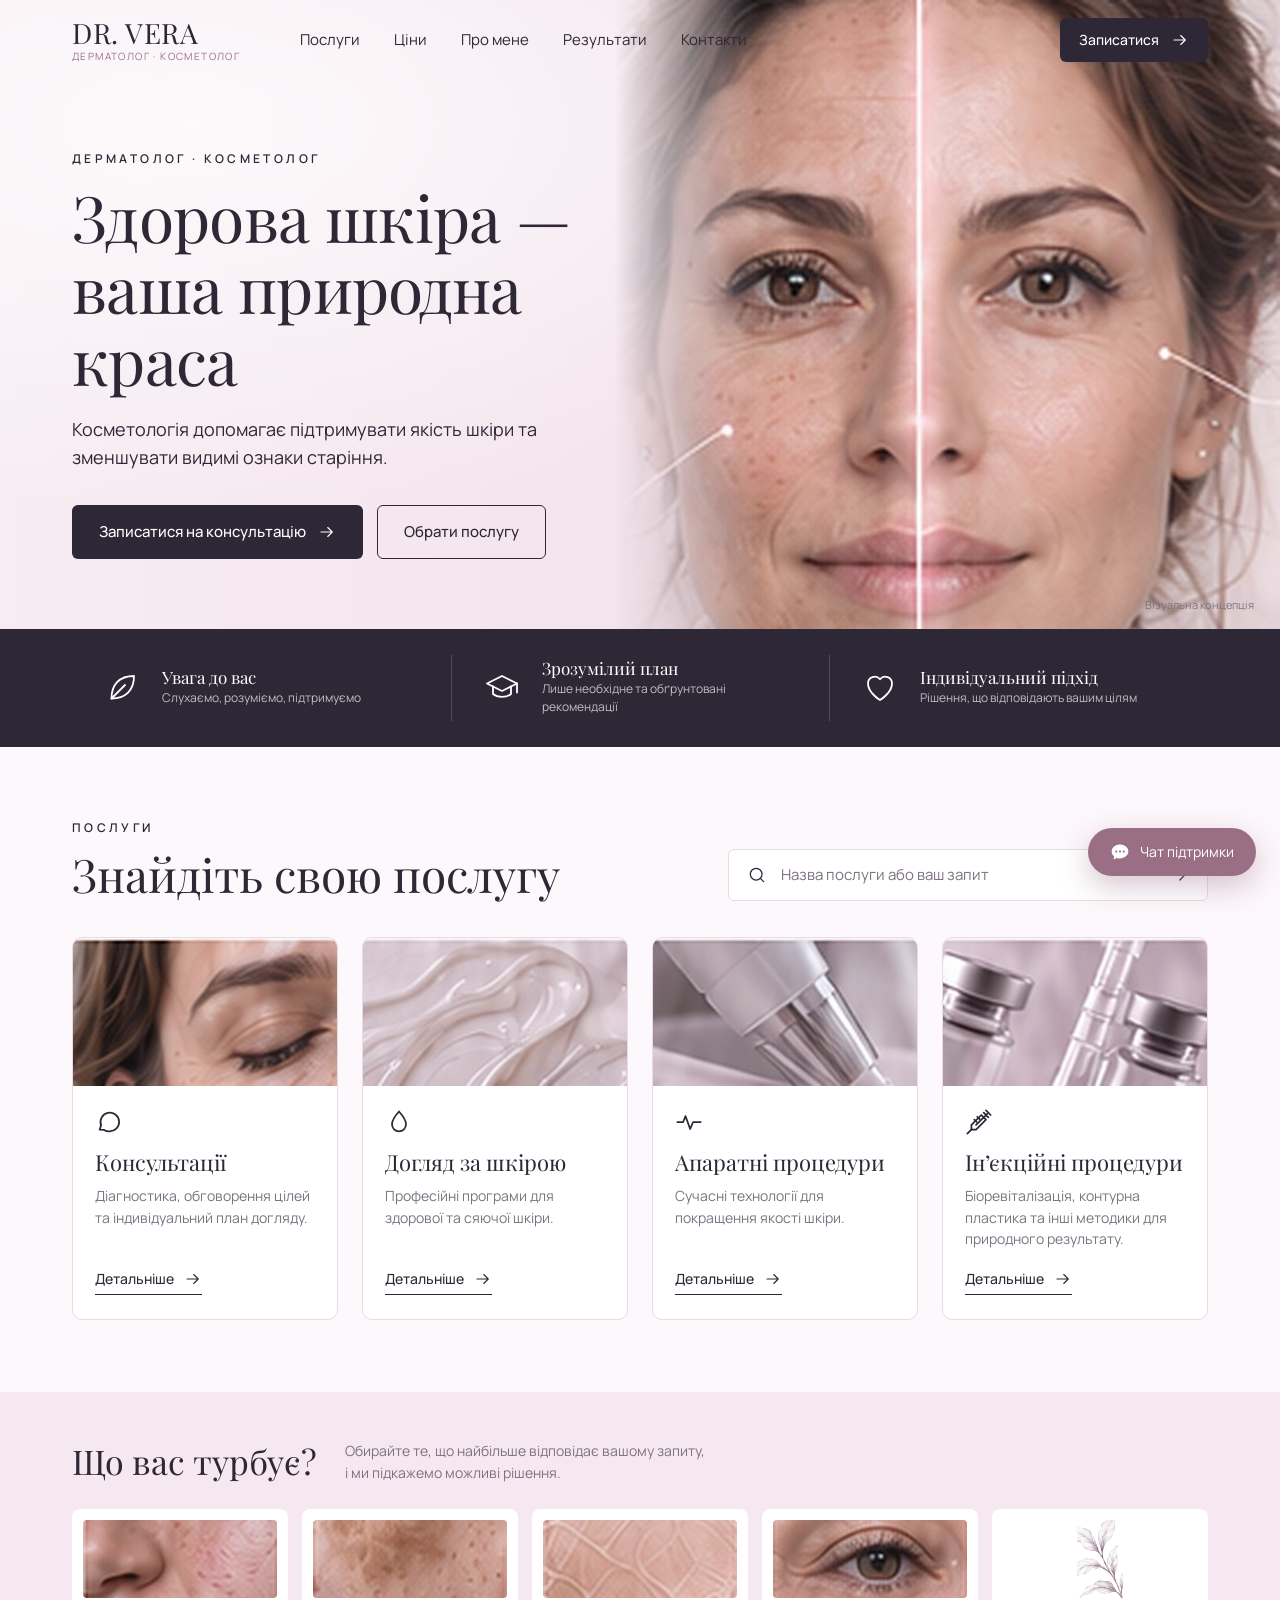
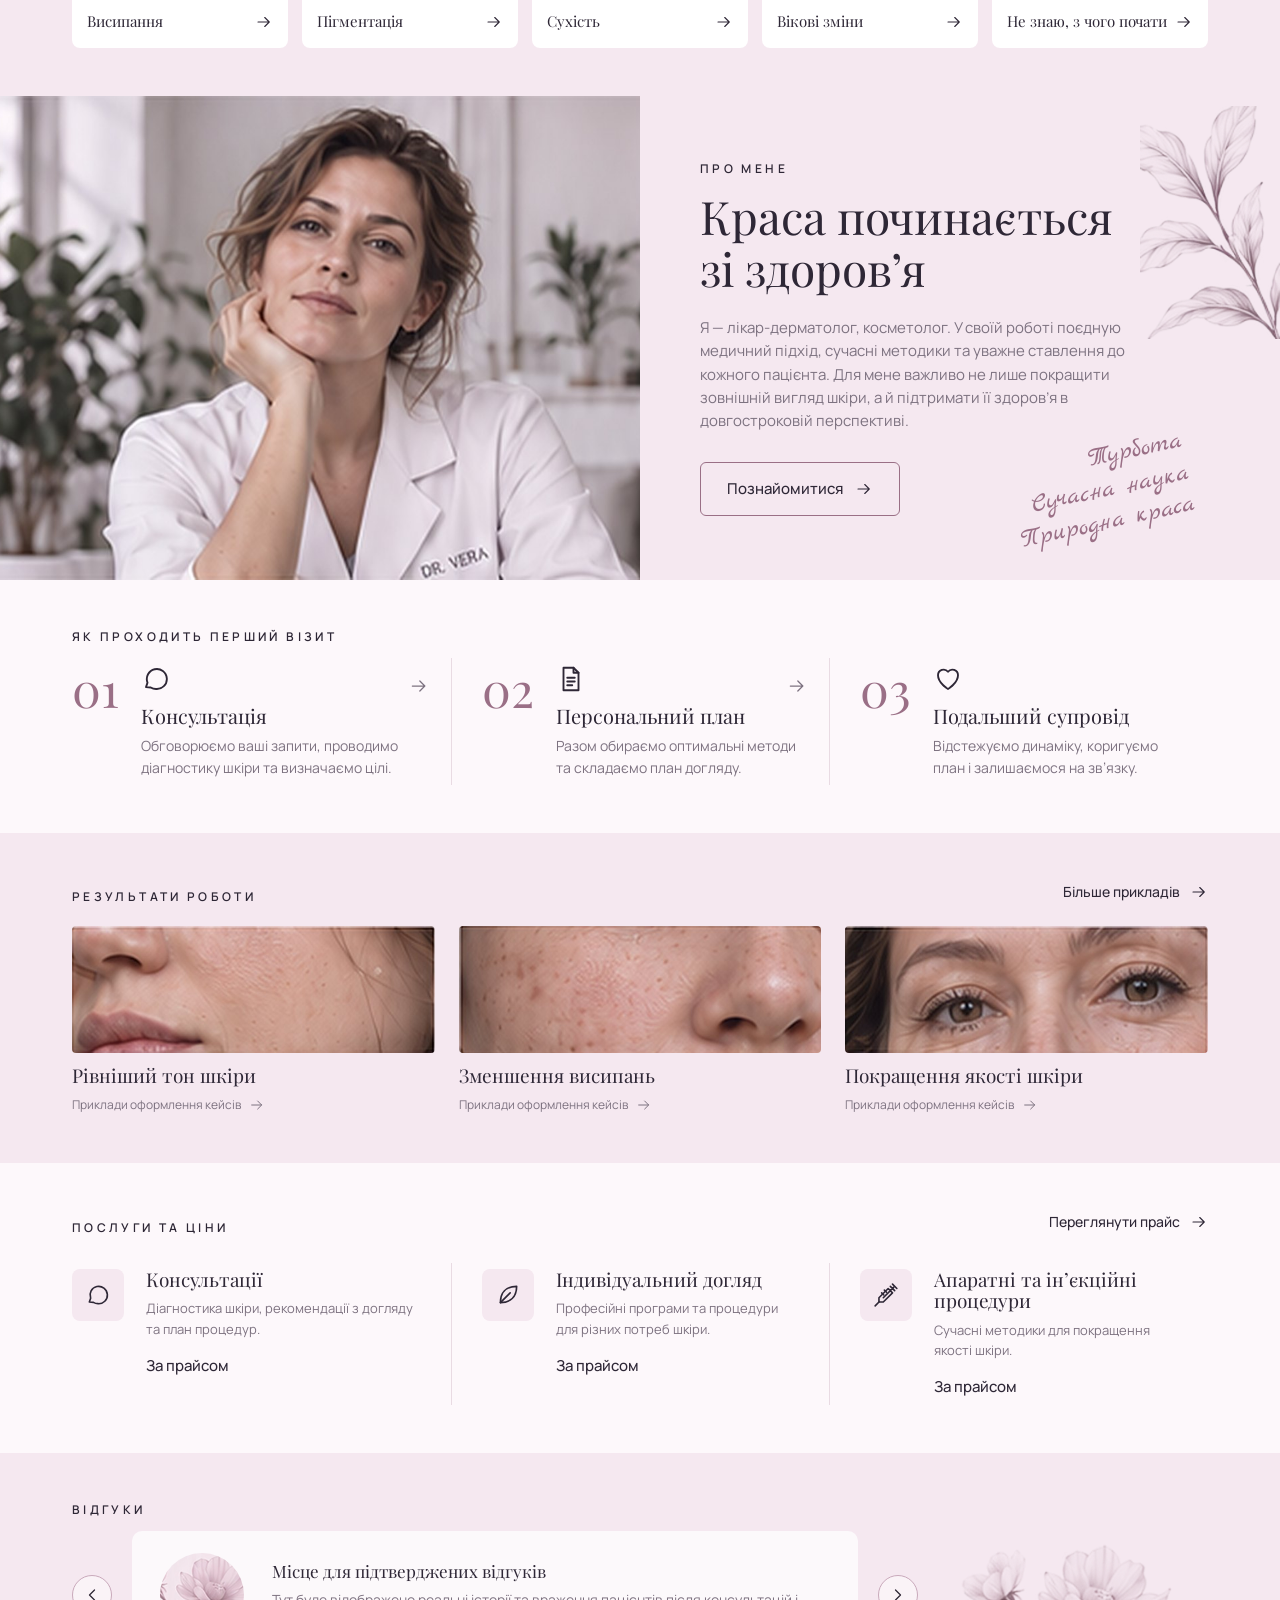
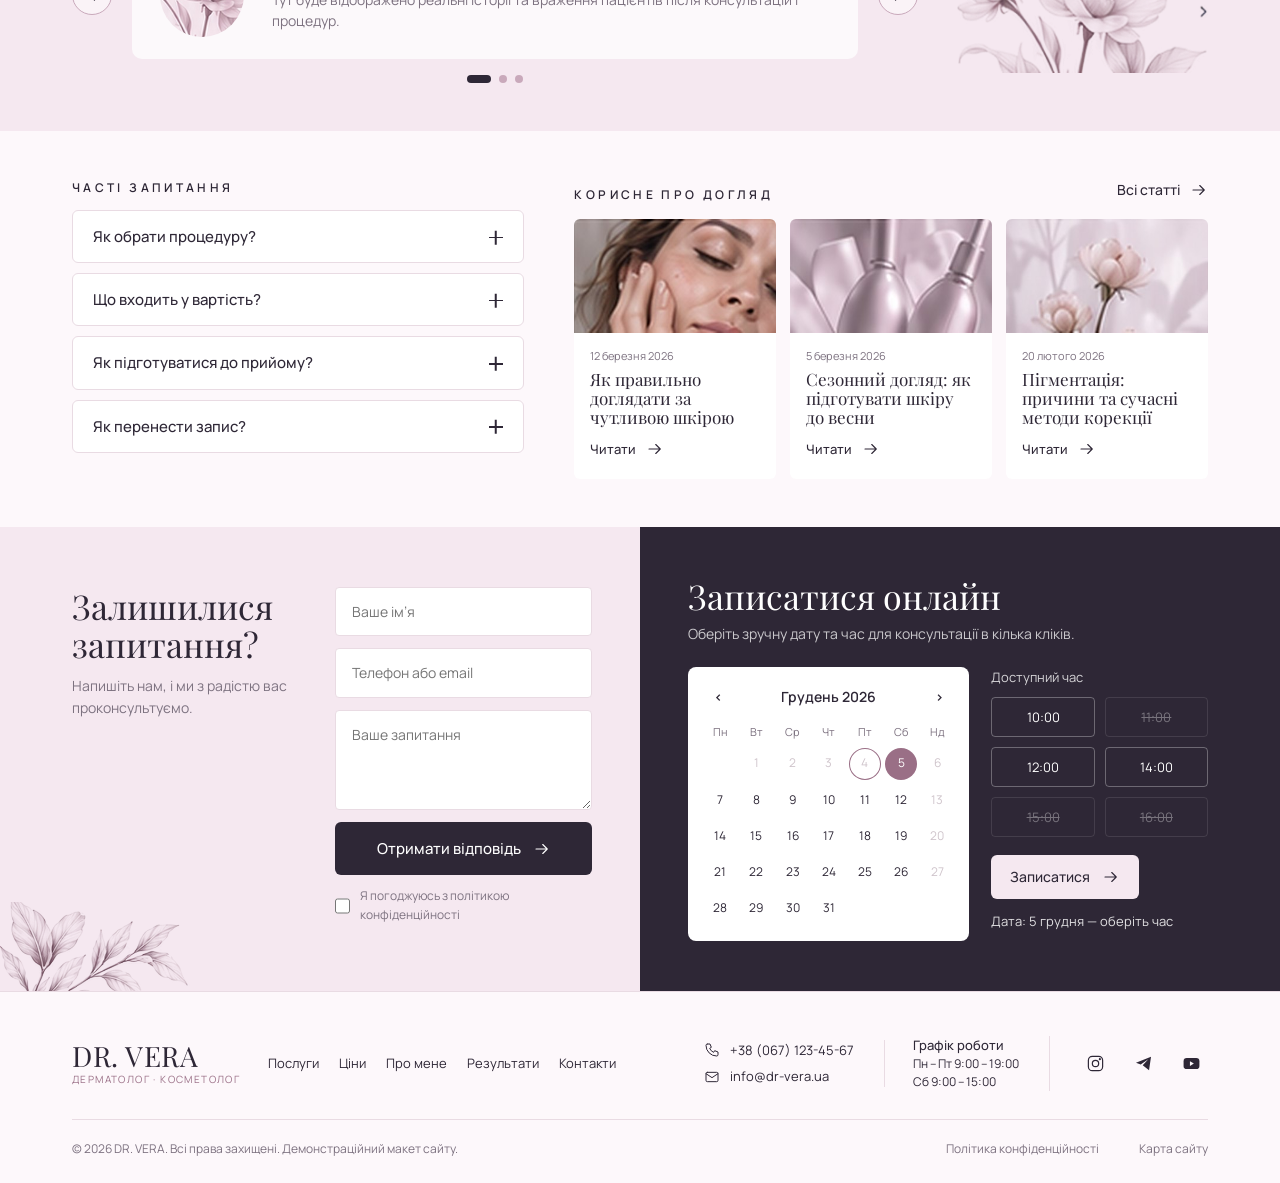
<file: index.html>
<!DOCTYPE html>
<html lang="uk">
<head>
  <meta charset="UTF-8">
  <meta name="viewport" content="width=device-width, initial-scale=1.0">
  <title>DR. VERA — дерматолог, косметолог</title>
  <meta name="description" content="Дерматолог-косметолог DR. VERA: консультації, догляд за шкірою, апаратні та ін’єкційні процедури.">
  <link rel="preconnect" href="https://fonts.googleapis.com">
  <link rel="preconnect" href="https://fonts.gstatic.com" crossorigin>
  <link href="https://fonts.googleapis.com/css2?family=Manrope:wght@400;500;600&family=Marck+Script&family=Playfair+Display:wght@400;500&display=swap" rel="stylesheet">
  <link rel="icon" href="data:image/svg+xml,%3Csvg xmlns='http://www.w3.org/2000/svg' viewBox='0 0 32 32'%3E%3Crect width='32' height='32' rx='8' fill='%232e2736'/%3E%3Ctext x='16' y='22' font-family='Georgia' font-size='17' fill='%23f5e8f0' text-anchor='middle'%3EV%3C/text%3E%3C/svg%3E">
  <link rel="stylesheet" href="css/style.css">
</head>
<body>
<svg xmlns="http://www.w3.org/2000/svg" style="display:none">
  <symbol id="i-arrow" viewBox="0 0 24 24"><path d="M4 12h15M13 6l6 6-6 6"/></symbol>
  <symbol id="i-search" viewBox="0 0 24 24"><circle cx="11" cy="11" r="7"/><path d="M20 20l-4-4"/></symbol>
  <symbol id="i-leaf" viewBox="0 0 24 24"><path d="M5 19C5 10 10 4 20 4c0 10-6 15-15 15z"/><path d="M5 19L14 10"/></symbol>
  <symbol id="i-cap" viewBox="0 0 24 24"><path d="M2 9l10-5 10 5-10 5z"/><path d="M6 11v5c3 2.5 9 2.5 12 0v-5M22 9v6"/></symbol>
  <symbol id="i-heart" viewBox="0 0 24 24"><path d="M12 20s-8-4.8-8-11a4.5 4.5 0 018-2.8A4.5 4.5 0 0120 9c0 6.2-8 11-8 11z"/></symbol>
  <symbol id="i-chat" viewBox="0 0 24 24"><path d="M4 18.5l1.2-3.6A8 8 0 1112 20a8 8 0 01-4.2-1.2z"/></symbol>
  <symbol id="i-chat-fill" viewBox="0 0 24 24"><path d="M12 3C6.5 3 2 6.8 2 11.5c0 2.4 1.2 4.6 3.1 6.1L4 21l4.2-1.9c1.2.4 2.5.6 3.8.6 5.5 0 10-3.8 10-8.5S17.5 3 12 3zM7.5 12.8a1.3 1.3 0 110-2.6 1.3 1.3 0 010 2.6zm4.5 0a1.3 1.3 0 110-2.6 1.3 1.3 0 010 2.6zm4.5 0a1.3 1.3 0 110-2.6 1.3 1.3 0 010 2.6z"/></symbol>
  <symbol id="i-drop" viewBox="0 0 24 24"><path d="M12 3s6 6.7 6 11a6 6 0 01-12 0c0-4.3 6-11 6-11z"/></symbol>
  <symbol id="i-pulse" viewBox="0 0 24 24"><path d="M2 12h5l2-5 4 11 2.5-6H22"/></symbol>
  <symbol id="i-syringe" viewBox="0 0 24 24"><path d="M18 2l4 4M16 4l4 4M19 5l-9.5 9.5M14 6l4 4-8.5 8.5H5.5V14.5z"/><path d="M5.5 18.5L2 22M8 10l2 2M10.5 7.5l2 2"/></symbol>
  <symbol id="i-doc" viewBox="0 0 24 24"><path d="M14 3H6v18h12V7z"/><path d="M14 3v4h4M9 11h6M9 14h6M9 17h4"/></symbol>
  <symbol id="i-check" viewBox="0 0 24 24"><path d="M5 12.5l4.5 4.5L19 7.5"/></symbol>
  <symbol id="i-phone" viewBox="0 0 24 24"><path d="M5 3h4l2 5-2.5 1.5a11 11 0 006 6L16 13l5 2v4a2 2 0 01-2 2A16 16 0 013 5a2 2 0 012-2"/></symbol>
  <symbol id="i-mail" viewBox="0 0 24 24"><rect x="3" y="5" width="18" height="14" rx="2"/><path d="M3 7l9 6 9-6"/></symbol>
  <symbol id="i-clock" viewBox="0 0 24 24"><circle cx="12" cy="12" r="9"/><path d="M12 7v5l3 2"/></symbol>
  <symbol id="i-pin" viewBox="0 0 24 24"><path d="M12 21s-7-6.3-7-12a7 7 0 0114 0c0 5.7-7 12-7 12z"/><circle cx="12" cy="9" r="2.5"/></symbol>
  <symbol id="i-send" viewBox="0 0 24 24"><path d="M21 3L3 10.5l7 3 3 7.5z"/><path d="M21 3L10 13.5"/></symbol>
  <symbol id="i-insta" viewBox="0 0 24 24"><rect x="3" y="3" width="18" height="18" rx="5"/><circle cx="12" cy="12" r="4"/><circle cx="17.5" cy="6.5" r=".6" fill="currentColor"/></symbol>
  <symbol id="i-tg" viewBox="0 0 24 24"><path d="M21.5 3.5L2.5 11l6 2.2L18 6.5l-7 7.8 8 6.2z" fill="currentColor" stroke="none"/></symbol>
  <symbol id="i-yt" viewBox="0 0 24 24"><rect x="2" y="5" width="20" height="14" rx="4" fill="currentColor" stroke="none"/><path d="M10 9l5 3-5 3z" fill="#fdf8fb" stroke="none"/></symbol>
  <symbol id="i-shield" viewBox="0 0 24 24"><path d="M12 3l8 3v6c0 5-3.5 8-8 9-4.5-1-8-4-8-9V6z"/><path d="M8.5 12l2.5 2.5 4.5-5"/></symbol>
  <symbol id="i-book" viewBox="0 0 24 24"><path d="M12 6.5C10 5 7 4.5 3 5v13c4-.5 7 0 9 1.5 2-1.5 5-2 9-1.5V5c-4-.5-7 0-9 1.5zM12 6.5v13"/></symbol>
  <symbol id="i-bars" viewBox="0 0 24 24"><path d="M6 19v-5M10 19V10M14 19V7M18 19V4"/></symbol>
  <symbol id="i-coins" viewBox="0 0 24 24"><ellipse cx="10" cy="6" rx="6" ry="2.5"/><path d="M4 6v4c0 1.4 2.7 2.5 6 2.5s6-1.1 6-2.5V6M4 10v4c0 1.4 2.7 2.5 6 2.5M4 14v4c0 1.4 2.7 2.5 6 2.5"/><ellipse cx="16" cy="15" rx="5" ry="2"/><path d="M11 15v3.5c0 1.1 2.2 2 5 2s5-.9 5-2V15"/></symbol>
  <symbol id="i-jar" viewBox="0 0 24 24"><rect x="6" y="3" width="12" height="4" rx="1"/><path d="M7 7h10a2 2 0 012 2v10a2 2 0 01-2 2H7a2 2 0 01-2-2V9a2 2 0 012-2zM8 12h8v4H8z"/></symbol>
  <symbol id="i-user" viewBox="0 0 24 24"><circle cx="12" cy="8" r="4"/><path d="M4 21a8 8 0 0116 0"/></symbol>
  <symbol id="i-info" viewBox="0 0 24 24"><circle cx="12" cy="12" r="9"/><path d="M12 11v6M12 7.5v.5"/></symbol>
  <symbol id="i-door" viewBox="0 0 24 24"><path d="M6 21V3h12v18M3 21h18M14 12v1"/></symbol>
  <symbol id="i-car" viewBox="0 0 24 24"><path d="M5 11l2-5h10l2 5M3 11h18v6H3zM6 17v2M18 17v2"/><circle cx="7" cy="14" r="1"/><circle cx="17" cy="14" r="1"/></symbol>
  <symbol id="i-access" viewBox="0 0 24 24"><circle cx="11" cy="4" r="1.6"/><path d="M11 7v7h6l2 5M11 10h5M8 10.5A5.5 5.5 0 1015 19"/></symbol>
  <symbol id="i-lock" viewBox="0 0 24 24"><rect x="5" y="10" width="14" height="11" rx="2"/><path d="M8 10V7a4 4 0 018 0v3M12 14v3"/></symbol>
  <symbol id="i-lotus" viewBox="0 0 24 24"><path d="M12 19c-3-2-4-5-4-8 0-2 2-5 4-7 2 2 4 5 4 7 0 3-1 6-4 8z"/><path d="M12 19c-4 0-8-2-10-6 2-1 4-1 6 0M12 19c4 0 8-2 10-6-2-1-4-1-6 0"/></symbol>
  <symbol id="i-face" viewBox="0 0 24 24"><path d="M6 10a6 6 0 0112 0v3a6 6 0 01-12 0z"/><path d="M10 15c1 .8 3 .8 4 0M9 11h.01M15 11h.01"/></symbol>
  <symbol id="i-plan" viewBox="0 0 24 24"><rect x="4" y="4" width="16" height="16" rx="2"/><path d="M8 12l3 3 5-6"/></symbol>
  <symbol id="i-calendar" viewBox="0 0 24 24"><rect x="3" y="5" width="18" height="16" rx="2"/><path d="M3 10h18M8 3v4M16 3v4"/></symbol>
  <symbol id="i-left" viewBox="0 0 24 24"><path d="M15 6l-6 6 6 6"/></symbol>
  <symbol id="i-right" viewBox="0 0 24 24"><path d="M9 6l6 6-6 6"/></symbol>
  <symbol id="i-viber" viewBox="0 0 24 24"><path d="M12 3c-5 0-8 2-8 7.5 0 3 1 5 3 6V20l3-2.5c.6.1 1.3.1 2 .1 5 0 8-2 8-7.6S17 3 12 3z"/><path d="M9.5 8c0 3 2.5 5.5 5.5 5.5"/></symbol>
</svg>
<header class="header">
  <div class="container header__inner">
    <a href="index.html" class="logo" aria-label="DR. VERA — на головну">
      <span class="logo__name">DR. VERA</span><span class="logo__sub">дерматолог · косметолог</span>
    </a>
    <nav class="nav" aria-label="Головне меню"><a href="services.html">Послуги</a><a href="prices.html">Ціни</a><a href="about.html">Про мене</a><a href="results.html">Результати</a><a href="contacts.html">Контакти</a></nav>
    <a href="#" class="btn btn--dark btn--sm header__cta" data-book>Записатися <svg class="i"><use href="#i-arrow"></use></svg></a>
    <button class="burger" aria-label="Відкрити меню"><span></span><span></span><span></span></button>
  </div>
</header>
<main>

<section class="hero">
  <img class="hero__img" src="img/hero-home.jpg" alt="Візуальна концепція: обличчя до та після догляду">
  <div class="container">
    <div class="hero__content">
      <span class="eyebrow">Дерматолог · косметолог</span>
      <h1 class="h1">Здорова шкіра —<br>ваша природна краса</h1>
      <p class="lead">Косметологія допомагає підтримувати якість шкіри та зменшувати видимі ознаки старіння.</p>
      <div class="hero__btns">
        <a href="#" class="btn btn--dark" data-book="Первинна консультація">Записатися на консультацію <svg class="i"><use href="#i-arrow"></use></svg></a>
        <a href="services.html" class="btn btn--outline">Обрати послугу</a>
      </div>
    </div>
  </div>
  <span class="hero__note">Візуальна концепція</span>
</section>

<section class="features"><div class="container features__grid"><div class="feature"><svg class="i"><use href="#i-leaf"></use></svg><div><h4>Увага до вас</h4><p>Слухаємо, розуміємо, підтримуємо</p></div></div><div class="feature"><svg class="i"><use href="#i-cap"></use></svg><div><h4>Зрозумілий план</h4><p>Лише необхідне та обґрунтовані рекомендації</p></div></div><div class="feature"><svg class="i"><use href="#i-heart"></use></svg><div><h4>Індивідуальний підхід</h4><p>Рішення, що відповідають вашим цілям</p></div></div></div></section>

<section class="section">
  <div class="container">
    <div class="section-head">
      <div><span class="eyebrow">Послуги</span><h2 class="h2">Знайдіть свою послугу</h2></div>
      <form class="search search-home" action="services.html" method="get" role="search">
        <svg class="i"><use href="#i-search"></use></svg><input name="q" placeholder="Назва послуги або ваш запит" aria-label="Пошук послуги">
        <button type="submit" aria-label="Шукати"><svg class="i"><use href="#i-arrow"></use></svg></button>
      </form>
    </div>
    <div class="grid grid-4"><a href="services.html?cat=consult" class="card reveal"><div class="card__img"><img src="img/svc-consult.jpg" alt="Консультації" loading="lazy"></div>
  <div class="card__body"><svg class="i"><use href="#i-chat"></use></svg><h3 class="card__title">Консультації</h3><p class="card__text">Діагностика, обговорення цілей та індивідуальний план догляду.</p><span class="link-arrow">Детальніше <svg class="i"><use href="#i-arrow"></use></svg></span></div></a><a href="services.html?cat=care" class="card reveal"><div class="card__img"><img src="img/svc-care.jpg" alt="Догляд за шкірою" loading="lazy"></div>
  <div class="card__body"><svg class="i"><use href="#i-drop"></use></svg><h3 class="card__title">Догляд за шкірою</h3><p class="card__text">Професійні програми для здорової та сяючої шкіри.</p><span class="link-arrow">Детальніше <svg class="i"><use href="#i-arrow"></use></svg></span></div></a><a href="services.html?cat=hardware" class="card reveal"><div class="card__img"><img src="img/svc-hardware.jpg" alt="Апаратні процедури" loading="lazy"></div>
  <div class="card__body"><svg class="i"><use href="#i-pulse"></use></svg><h3 class="card__title">Апаратні процедури</h3><p class="card__text">Сучасні технології для покращення якості шкіри.</p><span class="link-arrow">Детальніше <svg class="i"><use href="#i-arrow"></use></svg></span></div></a><a href="services.html?cat=inject" class="card reveal"><div class="card__img"><img src="img/svc-inject.jpg" alt="Ін’єкційні процедури" loading="lazy"></div>
  <div class="card__body"><svg class="i"><use href="#i-syringe"></use></svg><h3 class="card__title">Ін’єкційні процедури</h3><p class="card__text">Біоревіталізація, контурна пластика та інші методики для природного результату.</p><span class="link-arrow">Детальніше <svg class="i"><use href="#i-arrow"></use></svg></span></div></a></div>
  </div>
</section>

<section class="section section--pink section--tight">
  <div class="container">
    <div class="concerns-head"><h2 class="h2" style="font-size:34px">Що вас турбує?</h2><p>Обирайте те, що найбільше відповідає вашому запиту, і ми підкажемо можливі рішення.</p></div>
    <div class="concerns"><a href="services.html?concern=висипання" class="concern reveal"><img src="img/concern-acne.jpg" alt="Висипання" loading="lazy"><span class="concern__foot">Висипання <svg class="i"><use href="#i-arrow"></use></svg></span></a><a href="services.html?concern=пігментація" class="concern reveal"><img src="img/concern-pigment.jpg" alt="Пігментація" loading="lazy"><span class="concern__foot">Пігментація <svg class="i"><use href="#i-arrow"></use></svg></span></a><a href="services.html?concern=сухість" class="concern reveal"><img src="img/concern-dry.jpg" alt="Сухість" loading="lazy"><span class="concern__foot">Сухість <svg class="i"><use href="#i-arrow"></use></svg></span></a><a href="services.html?concern=вікові" class="concern reveal"><img src="img/concern-age.jpg" alt="Вікові зміни" loading="lazy"><span class="concern__foot">Вікові зміни <svg class="i"><use href="#i-arrow"></use></svg></span></a><a href="#" class="concern concern--empty reveal" data-book="Первинна консультація"><img src="img/leaf-branch.png" alt=""><span class="concern__foot">Не знаю, з чого почати <svg class="i"><use href="#i-arrow"></use></svg></span></a></div>
  </div>
</section>

<section class="split">
  <div class="split__img"><img src="img/about-portrait.jpg" alt="Лікарка-дерматолог DR. VERA" loading="lazy"></div>
  <div class="split__content reveal">
    <span class="eyebrow">Про мене</span>
    <h2 class="h2">Краса починається<br>зі здоров’я</h2>
    <p>Я — лікар-дерматолог, косметолог. У своїй роботі поєдную медичний підхід, сучасні методики та уважне ставлення до кожного пацієнта. Для мене важливо не лише покращити зовнішній вигляд шкіри, а й підтримати її здоров’я в довгостроковій перспективі.</p>
    <a href="about.html" class="btn btn--pink">Познайомитися <svg class="i"><use href="#i-arrow"></use></svg></a>
  </div>
  <img class="deco-leaf deco-leaf--tr" src="img/leaf-branch.png" alt="">
  <p class="script split__script">Турбота<br>Сучасна наука<br>Природна краса</p>
</section>

<section class="section section--tight">
  <div class="container">
    <span class="eyebrow">Як проходить перший візит</span>
    <div class="steps"><div class="step reveal"><span class="step__num">01</span><div class="step__body"><svg class="i"><use href="#i-chat"></use></svg><h4>Консультація</h4><p>Обговорюємо ваші запити, проводимо діагностику шкіри та визначаємо цілі.</p></div><span class="step__arrow"><svg class="i"><use href="#i-arrow"></use></svg></span></div><div class="step reveal"><span class="step__num">02</span><div class="step__body"><svg class="i"><use href="#i-doc"></use></svg><h4>Персональний план</h4><p>Разом обираємо оптимальні методи та складаємо план догляду.</p></div><span class="step__arrow"><svg class="i"><use href="#i-arrow"></use></svg></span></div><div class="step reveal"><span class="step__num">03</span><div class="step__body"><svg class="i"><use href="#i-heart"></use></svg><h4>Подальший супровід</h4><p>Відстежуємо динаміку, коригуємо план і залишаємося на зв’язку.</p></div><span class="step__arrow"><svg class="i"><use href="#i-arrow"></use></svg></span></div></div>
  </div>
</section>

<section class="section section--pink section--tight">
  <div class="container">
    <div class="section-head" style="margin-bottom:20px"><span class="eyebrow" style="margin:0">Результати роботи</span><a href="results.html" class="link-arrow link-arrow--plain">Більше прикладів <svg class="i"><use href="#i-arrow"></use></svg></a></div>
    <div class="grid grid-3"><a href="results.html" class="result-card reveal"><img src="img/result-tone.jpg" alt="Рівніший тон шкіри" loading="lazy"><h4>Рівніший тон шкіри</h4><span>Приклади оформлення кейсів <svg class="i"><use href="#i-arrow"></use></svg></span></a><a href="results.html" class="result-card reveal"><img src="img/result-acne.jpg" alt="Зменшення висипань" loading="lazy"><h4>Зменшення висипань</h4><span>Приклади оформлення кейсів <svg class="i"><use href="#i-arrow"></use></svg></span></a><a href="results.html" class="result-card reveal"><img src="img/result-quality.jpg" alt="Покращення якості шкіри" loading="lazy"><h4>Покращення якості шкіри</h4><span>Приклади оформлення кейсів <svg class="i"><use href="#i-arrow"></use></svg></span></a></div>
  </div>
</section>

<section class="section section--tight">
  <div class="container">
    <div class="section-head" style="margin-bottom:26px"><span class="eyebrow" style="margin:0">Послуги та ціни</span><a href="prices.html" class="link-arrow link-arrow--plain">Переглянути прайс <svg class="i"><use href="#i-arrow"></use></svg></a></div>
    <div class="price-prev">
      <div class="price-prev__item reveal"><span class="icon-box"><svg class="i"><use href="#i-chat"></use></svg></span><div><h4>Консультації</h4><p>Діагностика шкіри, рекомендації з догляду та план процедур.</p><a href="prices.html?cat=consult">За прайсом</a></div></div>
      <div class="price-prev__item reveal"><span class="icon-box"><svg class="i"><use href="#i-leaf"></use></svg></span><div><h4>Індивідуальний догляд</h4><p>Професійні програми та процедури для різних потреб шкіри.</p><a href="prices.html?cat=care">За прайсом</a></div></div>
      <div class="price-prev__item reveal"><span class="icon-box"><svg class="i"><use href="#i-syringe"></use></svg></span><div><h4>Апаратні та ін’єкційні процедури</h4><p>Сучасні методики для покращення якості шкіри.</p><a href="prices.html?cat=inject">За прайсом</a></div></div>
    </div>
  </div>
</section>

<section class="section section--pink section--tight">
  <div class="container">
    <span class="eyebrow">Відгуки</span>
    <div class="reviews">
      <div data-slider>
        <div class="slider">
          <button class="slider__btn" data-prev aria-label="Попередній"><svg class="i"><use href="#i-left"></use></svg></button>
          <div class="slider__track"><div class="slider__slides"><div class="review"><img src="img/flower.jpg" alt=""><div><b>Місце для підтверджених відгуків</b><p>Тут буде відображено реальні історії та враження пацієнтів після консультацій і процедур.</p></div></div><div class="review"><img src="img/flower.jpg" alt=""><div><b>Ваша історія може бути тут</b><p>Після прийому ви зможете залишити відгук — ми публікуємо лише підтверджені відгуки пацієнтів.</p></div></div><div class="review"><img src="img/flower.jpg" alt=""><div><b>Відгуки — після запуску сайту</b><p>Цей блок є частиною демонстраційного макета та буде наповнений справжніми відгуками.</p></div></div></div></div>
          <button class="slider__btn" data-next aria-label="Наступний"><svg class="i"><use href="#i-right"></use></svg></button>
        </div>
        <div class="slider__dots"></div>
      </div>
      <img class="reviews__flower" src="img/flower.png" alt="" loading="lazy">
    </div>
  </div>
</section>

<section class="section section--tight">
  <div class="container faq-blog">
    <div>
      <span class="eyebrow">Часті запитання</span>
      <div class="faq faq--plain"><div class="faq__item">
  <button class="faq__q" type="button"><span>Як обрати процедуру?</span><i class="faq__plus"></i></button>
  <div class="faq__a"><p>Якщо ви не впевнені, з чого почати, — запишіться на консультацію. Лікар оцінить стан шкіри та запропонує оптимальні варіанти.</p></div></div><div class="faq__item">
  <button class="faq__q" type="button"><span>Що входить у вартість?</span><i class="faq__plus"></i></button>
  <div class="faq__a"><p>У вартість процедури входять препарати, витратні матеріали та рекомендації щодо догляду після процедури.</p></div></div><div class="faq__item">
  <button class="faq__q" type="button"><span>Як підготуватися до прийому?</span><i class="faq__plus"></i></button>
  <div class="faq__a"><p>Приходьте без макіяжу, візьміть список засобів, якими користуєтесь, та результати попередніх обстежень, якщо вони є.</p></div></div><div class="faq__item">
  <button class="faq__q" type="button"><span>Як перенести запис?</span><i class="faq__plus"></i></button>
  <div class="faq__a"><p>Напишіть у чат підтримки або зателефонуйте адміністратору не пізніше ніж за 24 години до візиту.</p></div></div></div>
    </div>
    <div>
      <div class="section-head" style="margin-bottom:14px"><span class="eyebrow" style="margin:0">Корисне про догляд</span><a href="#" class="link-arrow link-arrow--plain" data-toast="Блог з’явиться у повній версії сайту">Всі статті <svg class="i"><use href="#i-arrow"></use></svg></a></div>
      <div class="grid grid-3" style="gap:14px"><article class="blog-card"><img src="img/blog-1.jpg" alt="" loading="lazy"><div><time>12 березня 2026</time><h4>Як правильно доглядати за чутливою шкірою</h4>
  <a href="#" class="link-arrow link-arrow--plain" data-info="Чутлива шкіра потребує м’якого очищення, відновлення бар’єру та обережного підбору активних компонентів. Розповідаємо, з чого почати." data-title="Як правильно доглядати за чутливою шкірою" data-label="Корисне про догляд" data-img="img/blog-1.jpg" data-service="Первинна консультація">Читати <svg class="i"><use href="#i-arrow"></use></svg></a></div></article><article class="blog-card"><img src="img/blog-2.jpg" alt="" loading="lazy"><div><time>5 березня 2026</time><h4>Сезонний догляд: як підготувати шкіру до весни</h4>
  <a href="#" class="link-arrow link-arrow--plain" data-info="Навесні шкіра стає більш вразливою до сонця. Пояснюємо, як змінити домашній догляд і чому SPF потрібен щодня." data-title="Сезонний догляд: як підготувати шкіру до весни" data-label="Корисне про догляд" data-img="img/blog-2.jpg" data-service="Первинна консультація">Читати <svg class="i"><use href="#i-arrow"></use></svg></a></div></article><article class="blog-card"><img src="img/blog-3.jpg" alt="" loading="lazy"><div><time>20 лютого 2026</time><h4>Пігментація: причини та сучасні методи корекції</h4>
  <a href="#" class="link-arrow link-arrow--plain" data-info="Пігментні плями мають різні причини, тому й підходи до корекції різні. Розбираємо основні методи." data-title="Пігментація: причини та сучасні методи корекції" data-label="Корисне про догляд" data-img="img/blog-3.jpg" data-service="Первинна консультація">Читати <svg class="i"><use href="#i-arrow"></use></svg></a></div></article></div>
    </div>
  </div>
</section>

<section class="booking">
  <div class="cta-split__form">
    <img class="deco-leaf" src="img/leaves.png" alt="">
    <div><h2>Залишилися запитання?</h2><p>Напишіть нам, і ми з радістю вас проконсультуємо.</p></div>
    <form class="form" data-form="Дякуємо! Ми відповімо найближчим часом">
      <input class="input" placeholder="Ваше ім’я" required>
      <input class="input" placeholder="Телефон або email" required>
      <textarea class="input" placeholder="Ваше запитання"></textarea>
      <button class="btn btn--dark" type="submit">Отримати відповідь <svg class="i"><use href="#i-arrow"></use></svg></button>
      <label class="check"><input type="checkbox" required> Я погоджуюсь з політикою конфіденційності</label>
    </form>
  </div>
  <div class="booking__dark" data-inline-booking id="online">
    <h2>Записатися онлайн</h2>
    <p>Оберіть зручну дату та час для консультації в кілька кліків.</p>
    <div class="booking__row">
      <div class="calendar"></div>
      <div>
        <p class="slots__title">Доступний час</p>
        <div class="slots"></div>
        <button class="btn btn--light btn--sm" type="button" data-inline-submit>Записатися <svg class="i"><use href="#i-arrow"></use></svg></button>
        <p class="booking-summary"></p>
      </div>
    </div>
  </div>
</section>

</main>
<footer class="footer">
  <div class="container">
    <div class="footer__top">
      <a href="index.html" class="logo"><span class="logo__name">DR. VERA</span><span class="logo__sub">дерматолог · косметолог</span></a>
      <nav class="footer__nav"><a href="services.html">Послуги</a><a href="prices.html">Ціни</a><a href="about.html">Про мене</a><a href="results.html">Результати</a><a href="contacts.html">Контакти</a></nav>
      <div class="footer__contacts">
        <a href="tel:+380671234567"><svg class="i"><use href="#i-phone"></use></svg> +38 (067) 123-45-67</a>
        <a href="mailto:info@dr-vera.ua"><svg class="i"><use href="#i-mail"></use></svg> info@dr-vera.ua</a>
      </div>
      <div class="footer__hours"><b>Графік роботи</b><br>Пн – Пт 9:00 – 19:00<br>Сб 9:00 – 15:00</div>
      <div class="socials">
        <a href="#" aria-label="Instagram"><svg class="i"><use href="#i-insta"></use></svg></a>
        <a href="#" aria-label="Telegram"><svg class="i"><use href="#i-tg"></use></svg></a>
        <a href="#" aria-label="YouTube"><svg class="i"><use href="#i-yt"></use></svg></a>
      </div>
    </div>
    <div class="footer__bottom">
      <span>© 2026 DR. VERA. Всі права захищені. Демонстраційний макет сайту.</span>
      <nav><a href="#">Політика конфіденційності</a><a href="#">Карта сайту</a></nav>
    </div>
  </div>
</footer>
<script src="js/main.js"></script>
</body>
</html>
</file>
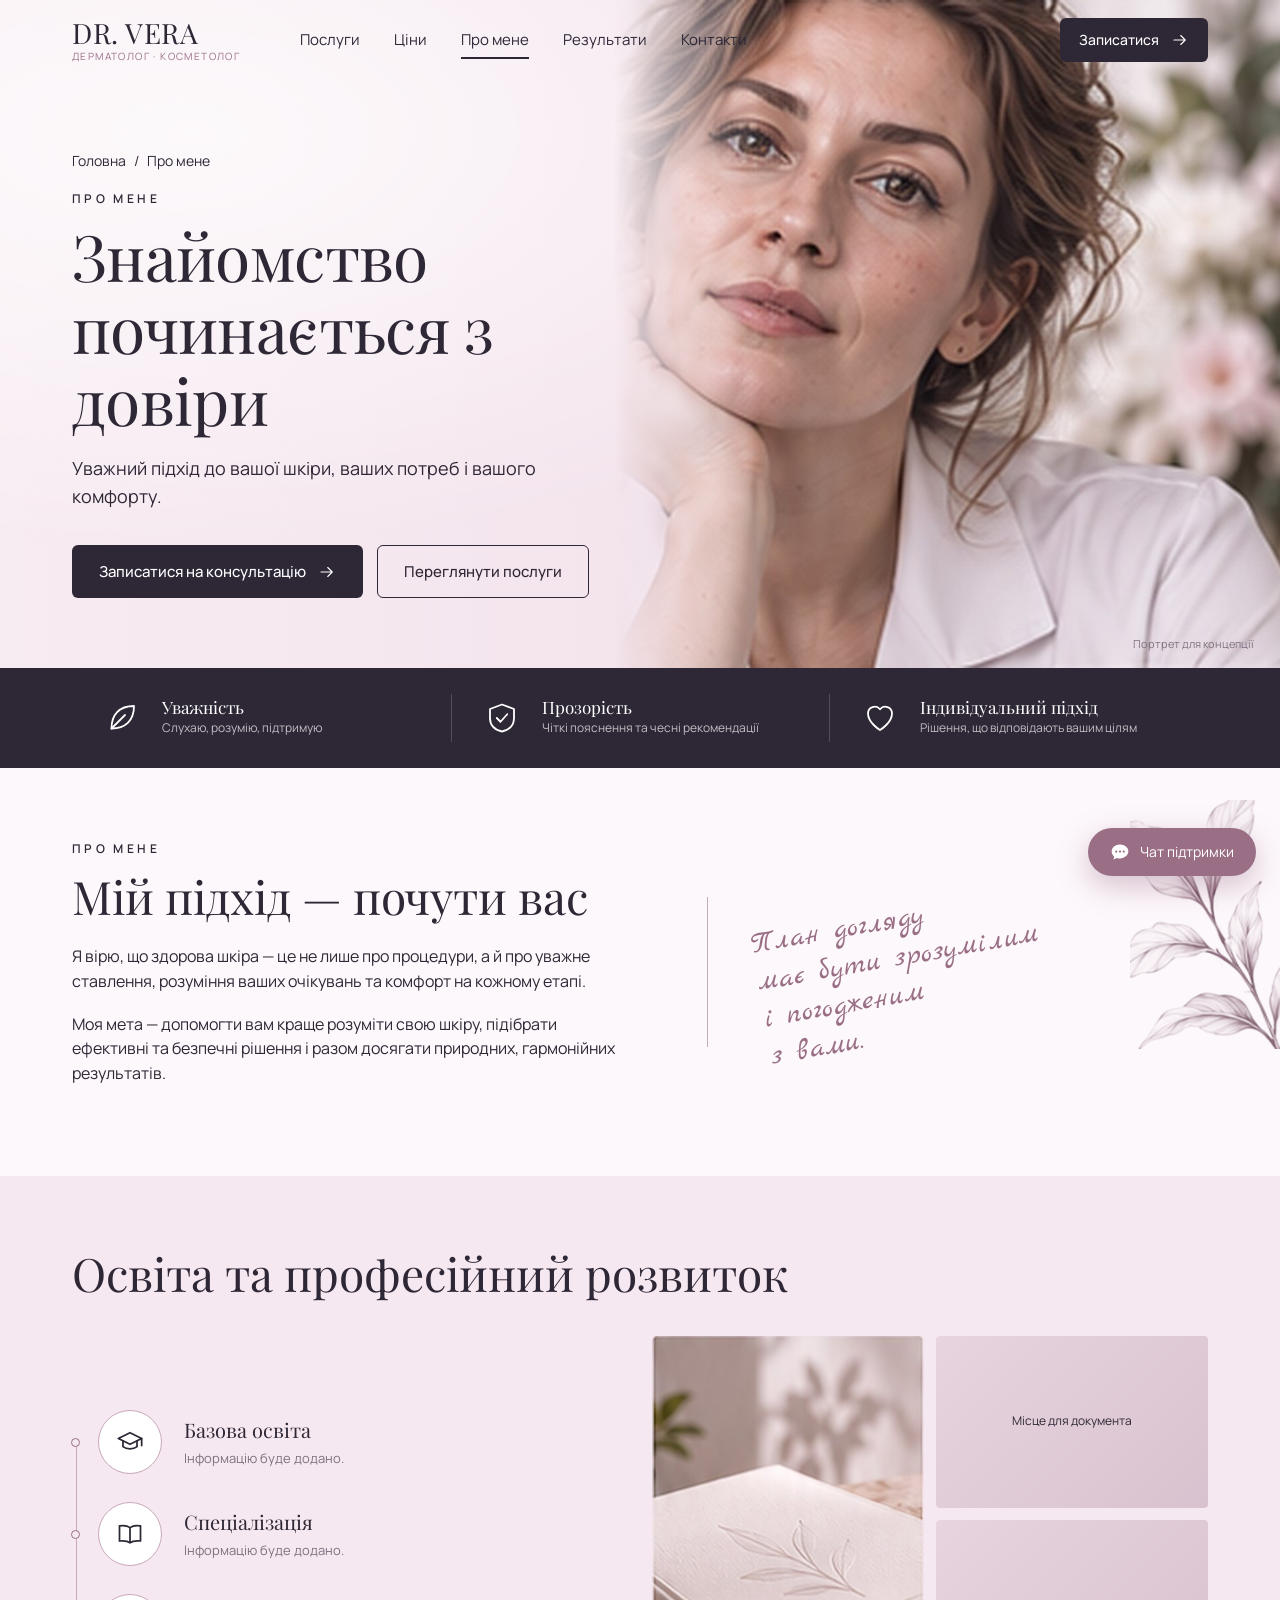
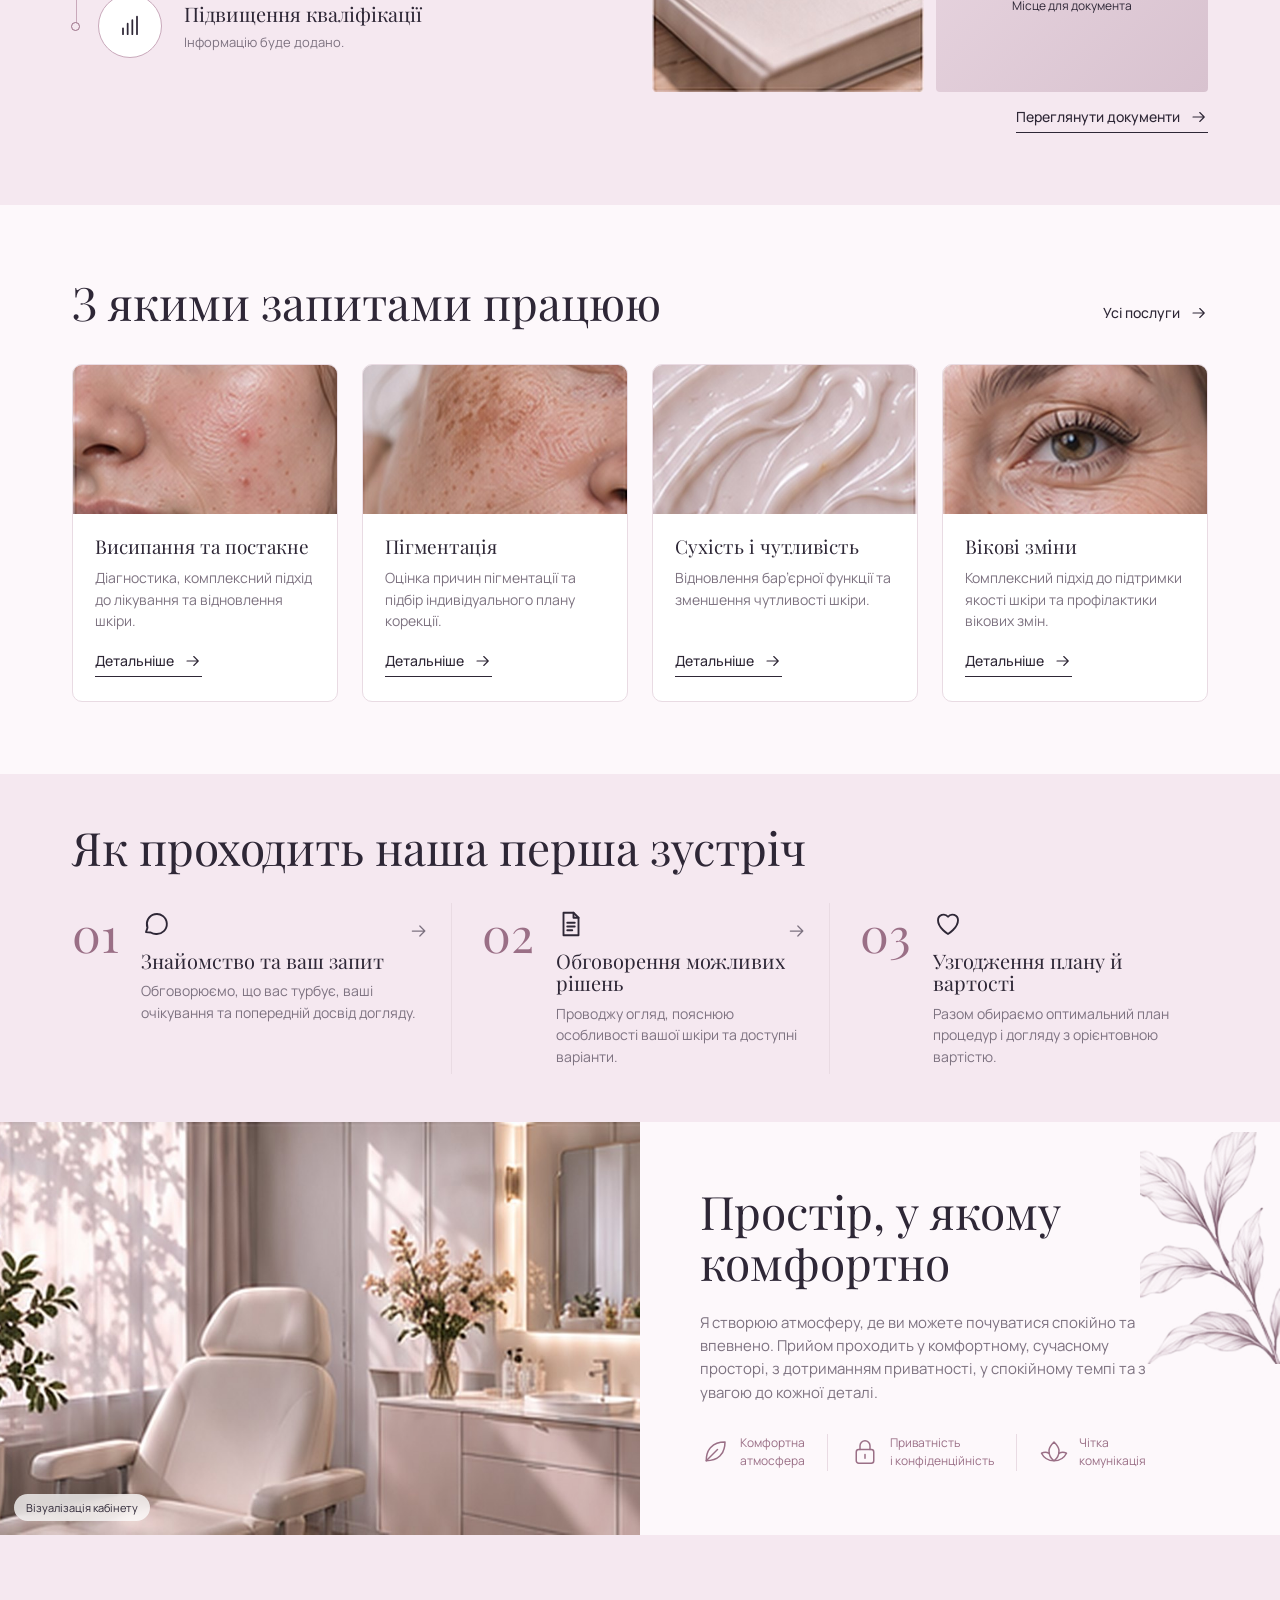
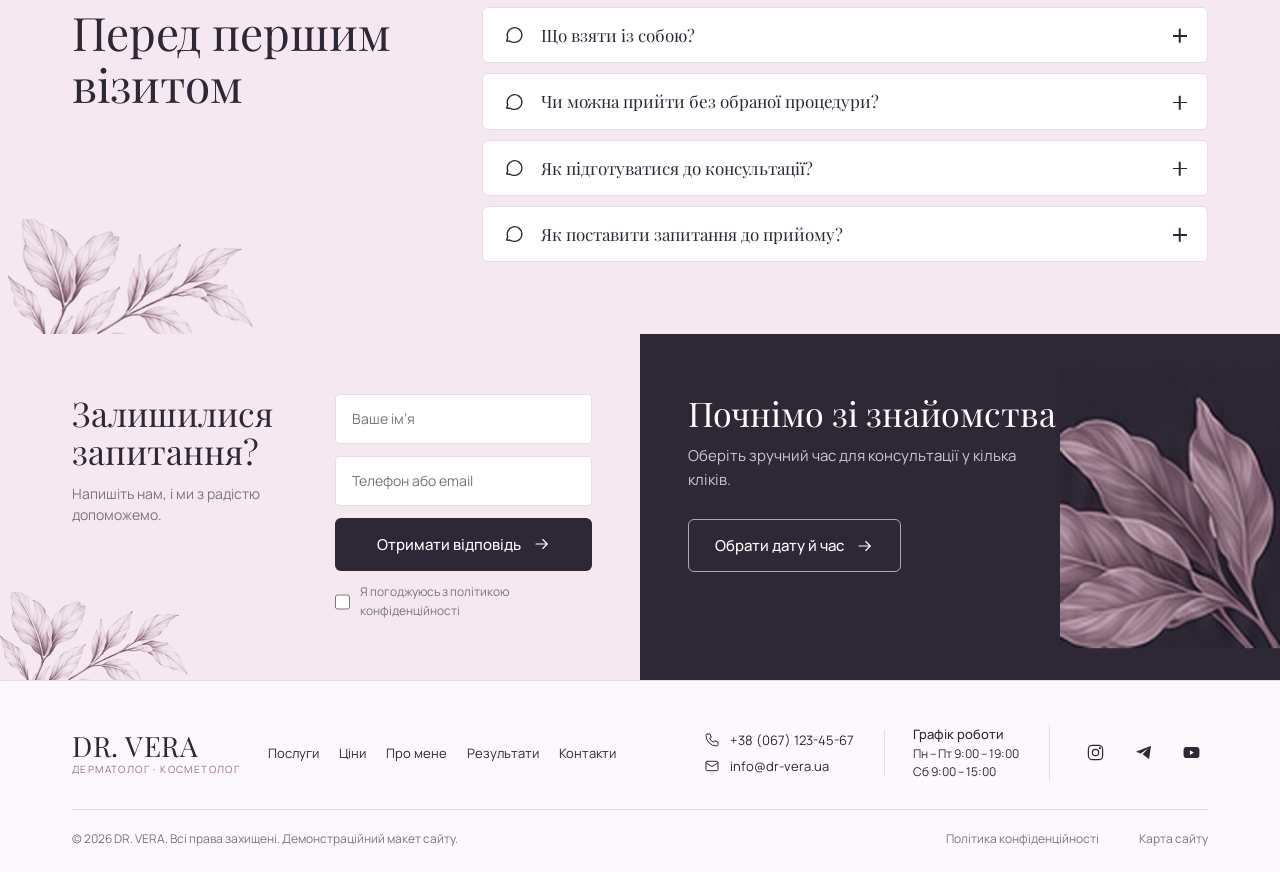
<file: about.html>
<!DOCTYPE html>
<html lang="uk">
<head>
  <meta charset="UTF-8">
  <meta name="viewport" content="width=device-width, initial-scale=1.0">
  <title>Про мене — DR. VERA</title>
  <meta name="description" content="Знайомство з лікаркою-дерматологом DR. VERA: підхід, освіта, простір кабінету.">
  <link rel="preconnect" href="https://fonts.googleapis.com">
  <link rel="preconnect" href="https://fonts.gstatic.com" crossorigin>
  <link href="https://fonts.googleapis.com/css2?family=Manrope:wght@400;500;600&family=Marck+Script&family=Playfair+Display:wght@400;500&display=swap" rel="stylesheet">
  <link rel="icon" href="data:image/svg+xml,%3Csvg xmlns='http://www.w3.org/2000/svg' viewBox='0 0 32 32'%3E%3Crect width='32' height='32' rx='8' fill='%232e2736'/%3E%3Ctext x='16' y='22' font-family='Georgia' font-size='17' fill='%23f5e8f0' text-anchor='middle'%3EV%3C/text%3E%3C/svg%3E">
  <link rel="stylesheet" href="css/style.css">
</head>
<body>
<svg xmlns="http://www.w3.org/2000/svg" style="display:none">
  <symbol id="i-arrow" viewBox="0 0 24 24"><path d="M4 12h15M13 6l6 6-6 6"/></symbol>
  <symbol id="i-search" viewBox="0 0 24 24"><circle cx="11" cy="11" r="7"/><path d="M20 20l-4-4"/></symbol>
  <symbol id="i-leaf" viewBox="0 0 24 24"><path d="M5 19C5 10 10 4 20 4c0 10-6 15-15 15z"/><path d="M5 19L14 10"/></symbol>
  <symbol id="i-cap" viewBox="0 0 24 24"><path d="M2 9l10-5 10 5-10 5z"/><path d="M6 11v5c3 2.5 9 2.5 12 0v-5M22 9v6"/></symbol>
  <symbol id="i-heart" viewBox="0 0 24 24"><path d="M12 20s-8-4.8-8-11a4.5 4.5 0 018-2.8A4.5 4.5 0 0120 9c0 6.2-8 11-8 11z"/></symbol>
  <symbol id="i-chat" viewBox="0 0 24 24"><path d="M4 18.5l1.2-3.6A8 8 0 1112 20a8 8 0 01-4.2-1.2z"/></symbol>
  <symbol id="i-chat-fill" viewBox="0 0 24 24"><path d="M12 3C6.5 3 2 6.8 2 11.5c0 2.4 1.2 4.6 3.1 6.1L4 21l4.2-1.9c1.2.4 2.5.6 3.8.6 5.5 0 10-3.8 10-8.5S17.5 3 12 3zM7.5 12.8a1.3 1.3 0 110-2.6 1.3 1.3 0 010 2.6zm4.5 0a1.3 1.3 0 110-2.6 1.3 1.3 0 010 2.6zm4.5 0a1.3 1.3 0 110-2.6 1.3 1.3 0 010 2.6z"/></symbol>
  <symbol id="i-drop" viewBox="0 0 24 24"><path d="M12 3s6 6.7 6 11a6 6 0 01-12 0c0-4.3 6-11 6-11z"/></symbol>
  <symbol id="i-pulse" viewBox="0 0 24 24"><path d="M2 12h5l2-5 4 11 2.5-6H22"/></symbol>
  <symbol id="i-syringe" viewBox="0 0 24 24"><path d="M18 2l4 4M16 4l4 4M19 5l-9.5 9.5M14 6l4 4-8.5 8.5H5.5V14.5z"/><path d="M5.5 18.5L2 22M8 10l2 2M10.5 7.5l2 2"/></symbol>
  <symbol id="i-doc" viewBox="0 0 24 24"><path d="M14 3H6v18h12V7z"/><path d="M14 3v4h4M9 11h6M9 14h6M9 17h4"/></symbol>
  <symbol id="i-check" viewBox="0 0 24 24"><path d="M5 12.5l4.5 4.5L19 7.5"/></symbol>
  <symbol id="i-phone" viewBox="0 0 24 24"><path d="M5 3h4l2 5-2.5 1.5a11 11 0 006 6L16 13l5 2v4a2 2 0 01-2 2A16 16 0 013 5a2 2 0 012-2"/></symbol>
  <symbol id="i-mail" viewBox="0 0 24 24"><rect x="3" y="5" width="18" height="14" rx="2"/><path d="M3 7l9 6 9-6"/></symbol>
  <symbol id="i-clock" viewBox="0 0 24 24"><circle cx="12" cy="12" r="9"/><path d="M12 7v5l3 2"/></symbol>
  <symbol id="i-pin" viewBox="0 0 24 24"><path d="M12 21s-7-6.3-7-12a7 7 0 0114 0c0 5.7-7 12-7 12z"/><circle cx="12" cy="9" r="2.5"/></symbol>
  <symbol id="i-send" viewBox="0 0 24 24"><path d="M21 3L3 10.5l7 3 3 7.5z"/><path d="M21 3L10 13.5"/></symbol>
  <symbol id="i-insta" viewBox="0 0 24 24"><rect x="3" y="3" width="18" height="18" rx="5"/><circle cx="12" cy="12" r="4"/><circle cx="17.5" cy="6.5" r=".6" fill="currentColor"/></symbol>
  <symbol id="i-tg" viewBox="0 0 24 24"><path d="M21.5 3.5L2.5 11l6 2.2L18 6.5l-7 7.8 8 6.2z" fill="currentColor" stroke="none"/></symbol>
  <symbol id="i-yt" viewBox="0 0 24 24"><rect x="2" y="5" width="20" height="14" rx="4" fill="currentColor" stroke="none"/><path d="M10 9l5 3-5 3z" fill="#fdf8fb" stroke="none"/></symbol>
  <symbol id="i-shield" viewBox="0 0 24 24"><path d="M12 3l8 3v6c0 5-3.5 8-8 9-4.5-1-8-4-8-9V6z"/><path d="M8.5 12l2.5 2.5 4.5-5"/></symbol>
  <symbol id="i-book" viewBox="0 0 24 24"><path d="M12 6.5C10 5 7 4.5 3 5v13c4-.5 7 0 9 1.5 2-1.5 5-2 9-1.5V5c-4-.5-7 0-9 1.5zM12 6.5v13"/></symbol>
  <symbol id="i-bars" viewBox="0 0 24 24"><path d="M6 19v-5M10 19V10M14 19V7M18 19V4"/></symbol>
  <symbol id="i-coins" viewBox="0 0 24 24"><ellipse cx="10" cy="6" rx="6" ry="2.5"/><path d="M4 6v4c0 1.4 2.7 2.5 6 2.5s6-1.1 6-2.5V6M4 10v4c0 1.4 2.7 2.5 6 2.5M4 14v4c0 1.4 2.7 2.5 6 2.5"/><ellipse cx="16" cy="15" rx="5" ry="2"/><path d="M11 15v3.5c0 1.1 2.2 2 5 2s5-.9 5-2V15"/></symbol>
  <symbol id="i-jar" viewBox="0 0 24 24"><rect x="6" y="3" width="12" height="4" rx="1"/><path d="M7 7h10a2 2 0 012 2v10a2 2 0 01-2 2H7a2 2 0 01-2-2V9a2 2 0 012-2zM8 12h8v4H8z"/></symbol>
  <symbol id="i-user" viewBox="0 0 24 24"><circle cx="12" cy="8" r="4"/><path d="M4 21a8 8 0 0116 0"/></symbol>
  <symbol id="i-info" viewBox="0 0 24 24"><circle cx="12" cy="12" r="9"/><path d="M12 11v6M12 7.5v.5"/></symbol>
  <symbol id="i-door" viewBox="0 0 24 24"><path d="M6 21V3h12v18M3 21h18M14 12v1"/></symbol>
  <symbol id="i-car" viewBox="0 0 24 24"><path d="M5 11l2-5h10l2 5M3 11h18v6H3zM6 17v2M18 17v2"/><circle cx="7" cy="14" r="1"/><circle cx="17" cy="14" r="1"/></symbol>
  <symbol id="i-access" viewBox="0 0 24 24"><circle cx="11" cy="4" r="1.6"/><path d="M11 7v7h6l2 5M11 10h5M8 10.5A5.5 5.5 0 1015 19"/></symbol>
  <symbol id="i-lock" viewBox="0 0 24 24"><rect x="5" y="10" width="14" height="11" rx="2"/><path d="M8 10V7a4 4 0 018 0v3M12 14v3"/></symbol>
  <symbol id="i-lotus" viewBox="0 0 24 24"><path d="M12 19c-3-2-4-5-4-8 0-2 2-5 4-7 2 2 4 5 4 7 0 3-1 6-4 8z"/><path d="M12 19c-4 0-8-2-10-6 2-1 4-1 6 0M12 19c4 0 8-2 10-6-2-1-4-1-6 0"/></symbol>
  <symbol id="i-face" viewBox="0 0 24 24"><path d="M6 10a6 6 0 0112 0v3a6 6 0 01-12 0z"/><path d="M10 15c1 .8 3 .8 4 0M9 11h.01M15 11h.01"/></symbol>
  <symbol id="i-plan" viewBox="0 0 24 24"><rect x="4" y="4" width="16" height="16" rx="2"/><path d="M8 12l3 3 5-6"/></symbol>
  <symbol id="i-calendar" viewBox="0 0 24 24"><rect x="3" y="5" width="18" height="16" rx="2"/><path d="M3 10h18M8 3v4M16 3v4"/></symbol>
  <symbol id="i-left" viewBox="0 0 24 24"><path d="M15 6l-6 6 6 6"/></symbol>
  <symbol id="i-right" viewBox="0 0 24 24"><path d="M9 6l6 6-6 6"/></symbol>
  <symbol id="i-viber" viewBox="0 0 24 24"><path d="M12 3c-5 0-8 2-8 7.5 0 3 1 5 3 6V20l3-2.5c.6.1 1.3.1 2 .1 5 0 8-2 8-7.6S17 3 12 3z"/><path d="M9.5 8c0 3 2.5 5.5 5.5 5.5"/></symbol>
</svg>
<header class="header">
  <div class="container header__inner">
    <a href="index.html" class="logo" aria-label="DR. VERA — на головну">
      <span class="logo__name">DR. VERA</span><span class="logo__sub">дерматолог · косметолог</span>
    </a>
    <nav class="nav" aria-label="Головне меню"><a href="services.html">Послуги</a><a href="prices.html">Ціни</a><a href="about.html" class="active">Про мене</a><a href="results.html">Результати</a><a href="contacts.html">Контакти</a></nav>
    <a href="#" class="btn btn--dark btn--sm header__cta" data-book>Записатися <svg class="i"><use href="#i-arrow"></use></svg></a>
    <button class="burger" aria-label="Відкрити меню"><span></span><span></span><span></span></button>
  </div>
</header>
<main>

<section class="hero">
  <img class="hero__img" src="img/hero-about.jpg" alt="Портрет лікарки DR. VERA">
  <div class="container">
    <div class="hero__content">
      <nav class="breadcrumbs" aria-label="Навігація"><a href="index.html">Головна</a>/<span>Про мене</span></nav>
      <span class="eyebrow" style="margin-top:18px">Про мене</span>
      <h1 class="h1">Знайомство<br>починається з довіри</h1>
      <p class="lead">Уважний підхід до вашої шкіри, ваших потреб і вашого комфорту.</p>
      <div class="hero__btns">
        <a href="#" class="btn btn--dark" data-book="Первинна консультація">Записатися на консультацію <svg class="i"><use href="#i-arrow"></use></svg></a>
        <a href="services.html" class="btn btn--outline">Переглянути послуги</a>
      </div>
    </div>
  </div>
  <span class="hero__note">Портрет для концепції</span>
</section>

<section class="features"><div class="container features__grid"><div class="feature"><svg class="i"><use href="#i-leaf"></use></svg><div><h4>Уважність</h4><p>Слухаю, розумію, підтримую</p></div></div><div class="feature"><svg class="i"><use href="#i-shield"></use></svg><div><h4>Прозорість</h4><p>Чіткі пояснення та чесні рекомендації</p></div></div><div class="feature"><svg class="i"><use href="#i-heart"></use></svg><div><h4>Індивідуальний підхід</h4><p>Рішення, що відповідають вашим цілям</p></div></div></div></section>

<section class="section" style="overflow:hidden">
  <div class="container approach">
    <div class="reveal">
      <span class="eyebrow">Про мене</span>
      <h2 class="h2" style="margin-bottom:22px">Мій підхід — почути вас</h2>
      <p>Я вірю, що здорова шкіра — це не лише про процедури, а й про уважне ставлення, розуміння ваших очікувань та комфорт на кожному етапі.</p>
      <p>Моя мета — допомогти вам краще розуміти свою шкіру, підібрати ефективні та безпечні рішення і разом досягати природних, гармонійних результатів.</p>
    </div>
    <span class="divider"></span>
    <p class="script">План догляду<br>має бути зрозумілим<br>і погодженим<br>з вами.</p>
    <img class="deco-leaf" src="img/leaf-branch.png" alt="">
  </div>
</section>

<section class="section section--pink">
  <div class="container">
    <h2 class="h2" style="margin-bottom:36px">Освіта та професійний розвиток</h2>
    <div class="edu">
      <ul class="timeline reveal">
        <li><span class="icon-circle"><svg class="i"><use href="#i-cap"></use></svg></span><div><b>Базова освіта</b><small>Інформацію буде додано.</small></div></li>
        <li><span class="icon-circle"><svg class="i"><use href="#i-book"></use></svg></span><div><b>Спеціалізація</b><small>Інформацію буде додано.</small></div></li>
        <li><span class="icon-circle"><svg class="i"><use href="#i-bars"></use></svg></span><div><b>Підвищення кваліфікації</b><small>Інформацію буде додано.</small></div></li>
      </ul>
      <div class="reveal">
        <div class="docs">
          <a href="#" class="docs__main" data-toast="Скани дипломів буде додано"><img src="img/doc-main.jpg" alt="Документи про освіту" loading="lazy"></a>
          <a href="#" class="docs__ph" data-toast="Скани дипломів буде додано">Місце для документа</a>
          <a href="#" class="docs__ph" data-toast="Скани дипломів буде додано">Місце для документа</a>
        </div>
        <div class="docs-foot"><a href="#" class="link-arrow" data-toast="Скани дипломів буде додано">Переглянути документи <svg class="i"><use href="#i-arrow"></use></svg></a></div>
      </div>
    </div>
  </div>
</section>

<section class="section">
  <div class="container">
    <div class="section-head"><h2 class="h2">З якими запитами працюю</h2><a href="services.html" class="link-arrow link-arrow--plain">Усі послуги <svg class="i"><use href="#i-arrow"></use></svg></a></div>
    <div class="grid grid-4"><div class="card reveal"><div class="card__img"><img src="img/req-acne.jpg" alt="Висипання та постакне" loading="lazy"></div>
  <div class="card__body"><h3 class="card__title" style="font-size:19px">Висипання та постакне</h3><p class="card__text">Діагностика, комплексний підхід до лікування та відновлення шкіри.</p><a href="services.html?concern=висипання" class="link-arrow">Детальніше <svg class="i"><use href="#i-arrow"></use></svg></a></div></div><div class="card reveal"><div class="card__img"><img src="img/req-pigment.jpg" alt="Пігментація" loading="lazy"></div>
  <div class="card__body"><h3 class="card__title" style="font-size:19px">Пігментація</h3><p class="card__text">Оцінка причин пігментації та підбір індивідуального плану корекції.</p><a href="services.html?concern=пігментація" class="link-arrow">Детальніше <svg class="i"><use href="#i-arrow"></use></svg></a></div></div><div class="card reveal"><div class="card__img"><img src="img/req-dry.jpg" alt="Сухість і чутливість" loading="lazy"></div>
  <div class="card__body"><h3 class="card__title" style="font-size:19px">Сухість і чутливість</h3><p class="card__text">Відновлення бар’єрної функції та зменшення чутливості шкіри.</p><a href="services.html?concern=сухість" class="link-arrow">Детальніше <svg class="i"><use href="#i-arrow"></use></svg></a></div></div><div class="card reveal"><div class="card__img"><img src="img/req-age.jpg" alt="Вікові зміни" loading="lazy"></div>
  <div class="card__body"><h3 class="card__title" style="font-size:19px">Вікові зміни</h3><p class="card__text">Комплексний підхід до підтримки якості шкіри та профілактики вікових змін.</p><a href="services.html?concern=вікові" class="link-arrow">Детальніше <svg class="i"><use href="#i-arrow"></use></svg></a></div></div></div>
  </div>
</section>

<section class="section section--pink section--tight">
  <div class="container">
    <h2 class="h2" style="margin-bottom:30px">Як проходить наша перша зустріч</h2>
    <div class="steps"><div class="step reveal"><span class="step__num">01</span><div class="step__body"><svg class="i"><use href="#i-chat"></use></svg><h4>Знайомство та ваш запит</h4><p>Обговорюємо, що вас турбує, ваші очікування та попередній досвід догляду.</p></div><span class="step__arrow"><svg class="i"><use href="#i-arrow"></use></svg></span></div><div class="step reveal"><span class="step__num">02</span><div class="step__body"><svg class="i"><use href="#i-doc"></use></svg><h4>Обговорення можливих рішень</h4><p>Проводжу огляд, пояснюю особливості вашої шкіри та доступні варіанти.</p></div><span class="step__arrow"><svg class="i"><use href="#i-arrow"></use></svg></span></div><div class="step reveal"><span class="step__num">03</span><div class="step__body"><svg class="i"><use href="#i-heart"></use></svg><h4>Узгодження плану й вартості</h4><p>Разом обираємо оптимальний план процедур і догляду з орієнтовною вартістю.</p></div><span class="step__arrow"><svg class="i"><use href="#i-arrow"></use></svg></span></div></div>
  </div>
</section>

<section class="split" style="background:var(--bg)">
  <div class="split__img"><img src="img/cabinet.jpg" alt="Візуалізація кабінету" loading="lazy"><span class="tag">Візуалізація кабінету</span></div>
  <div class="split__content reveal">
    <h2 class="h2">Простір, у якому<br>комфортно</h2>
    <p>Я створюю атмосферу, де ви можете почуватися спокійно та впевнено. Прийом проходить у комфортному, сучасному просторі, з дотриманням приватності, у спокійному темпі та з увагою до кожної деталі.</p>
    <ul class="comfort">
      <li><svg class="i"><use href="#i-leaf"></use></svg> Комфортна<br>атмосфера</li>
      <li><svg class="i"><use href="#i-lock"></use></svg> Приватність<br>і конфіденційність</li>
      <li><svg class="i"><use href="#i-lotus"></use></svg> Чітка<br>комунікація</li>
    </ul>
  </div>
  <img class="deco-leaf deco-leaf--tr" src="img/leaf-branch.png" alt="">
</section>

<section class="section section--pink">
  <div class="container faq-layout">
    <h2 class="h2">Перед першим візитом</h2>
    <div class="faq"><div class="faq__item">
  <button class="faq__q" type="button"><svg class="i"><use href="#i-chat"></use></svg><span>Що взяти із собою?</span><i class="faq__plus"></i></button>
  <div class="faq__a"><p>Список засобів, якими ви користуєтесь, результати аналізів (за наявності) та гарний настрій. Макіяж краще не наносити.</p></div></div><div class="faq__item">
  <button class="faq__q" type="button"><svg class="i"><use href="#i-chat"></use></svg><span>Чи можна прийти без обраної процедури?</span><i class="faq__plus"></i></button>
  <div class="faq__a"><p>Так, звісно. Саме для цього існує консультація — разом визначимо, що потрібно вашій шкірі.</p></div></div><div class="faq__item">
  <button class="faq__q" type="button"><svg class="i"><use href="#i-chat"></use></svg><span>Як підготуватися до консультації?</span><i class="faq__plus"></i></button>
  <div class="faq__a"><p>Подумайте, що саме вас турбує і чого ви очікуєте від догляду. Можна записати запитання заздалегідь.</p></div></div><div class="faq__item">
  <button class="faq__q" type="button"><svg class="i"><use href="#i-chat"></use></svg><span>Як поставити запитання до прийому?</span><i class="faq__plus"></i></button>
  <div class="faq__a"><p>Напишіть у чат підтримки або залиште заявку у формі нижче — ми відповімо найближчим часом.</p></div></div></div>
    <img class="deco-leaf" src="img/leaves.png" alt="">
  </div>
</section>

<section class="cta-split">
  <div class="cta-split__form">
    <img class="deco-leaf" src="img/leaves.png" alt="">
    <div><h2>Залишилися запитання?</h2><p>Напишіть нам, і ми з радістю допоможемо.</p></div>
    <form class="form" data-form="Дякуємо! Ми відповімо найближчим часом">
      <input class="input" name="name" placeholder="Ваше ім’я" required>
      <input class="input" name="contact" placeholder="Телефон або email" required>
      <button class="btn btn--dark" type="submit">Отримати відповідь <svg class="i"><use href="#i-arrow"></use></svg></button>
      <label class="check"><input type="checkbox" required> Я погоджуюсь з політикою конфіденційності</label>
    </form>
  </div>
  <div class="cta-split__dark">
    <img class="deco-dark" src="img/leaf-dark.jpg" alt="">
    <h2>Почнімо зі знайомства</h2>
    <p>Оберіть зручний час для консультації у кілька кліків.</p>
    <a href="#" class="btn btn--ghost-light" data-book>Обрати дату й час <svg class="i"><use href="#i-arrow"></use></svg></a>
  </div>
</section>

</main>
<footer class="footer">
  <div class="container">
    <div class="footer__top">
      <a href="index.html" class="logo"><span class="logo__name">DR. VERA</span><span class="logo__sub">дерматолог · косметолог</span></a>
      <nav class="footer__nav"><a href="services.html">Послуги</a><a href="prices.html">Ціни</a><a href="about.html">Про мене</a><a href="results.html">Результати</a><a href="contacts.html">Контакти</a></nav>
      <div class="footer__contacts">
        <a href="tel:+380671234567"><svg class="i"><use href="#i-phone"></use></svg> +38 (067) 123-45-67</a>
        <a href="mailto:info@dr-vera.ua"><svg class="i"><use href="#i-mail"></use></svg> info@dr-vera.ua</a>
      </div>
      <div class="footer__hours"><b>Графік роботи</b><br>Пн – Пт 9:00 – 19:00<br>Сб 9:00 – 15:00</div>
      <div class="socials">
        <a href="#" aria-label="Instagram"><svg class="i"><use href="#i-insta"></use></svg></a>
        <a href="#" aria-label="Telegram"><svg class="i"><use href="#i-tg"></use></svg></a>
        <a href="#" aria-label="YouTube"><svg class="i"><use href="#i-yt"></use></svg></a>
      </div>
    </div>
    <div class="footer__bottom">
      <span>© 2026 DR. VERA. Всі права захищені. Демонстраційний макет сайту.</span>
      <nav><a href="#">Політика конфіденційності</a><a href="#">Карта сайту</a></nav>
    </div>
  </div>
</footer>
<script src="js/main.js"></script>
</body>
</html>
</file>
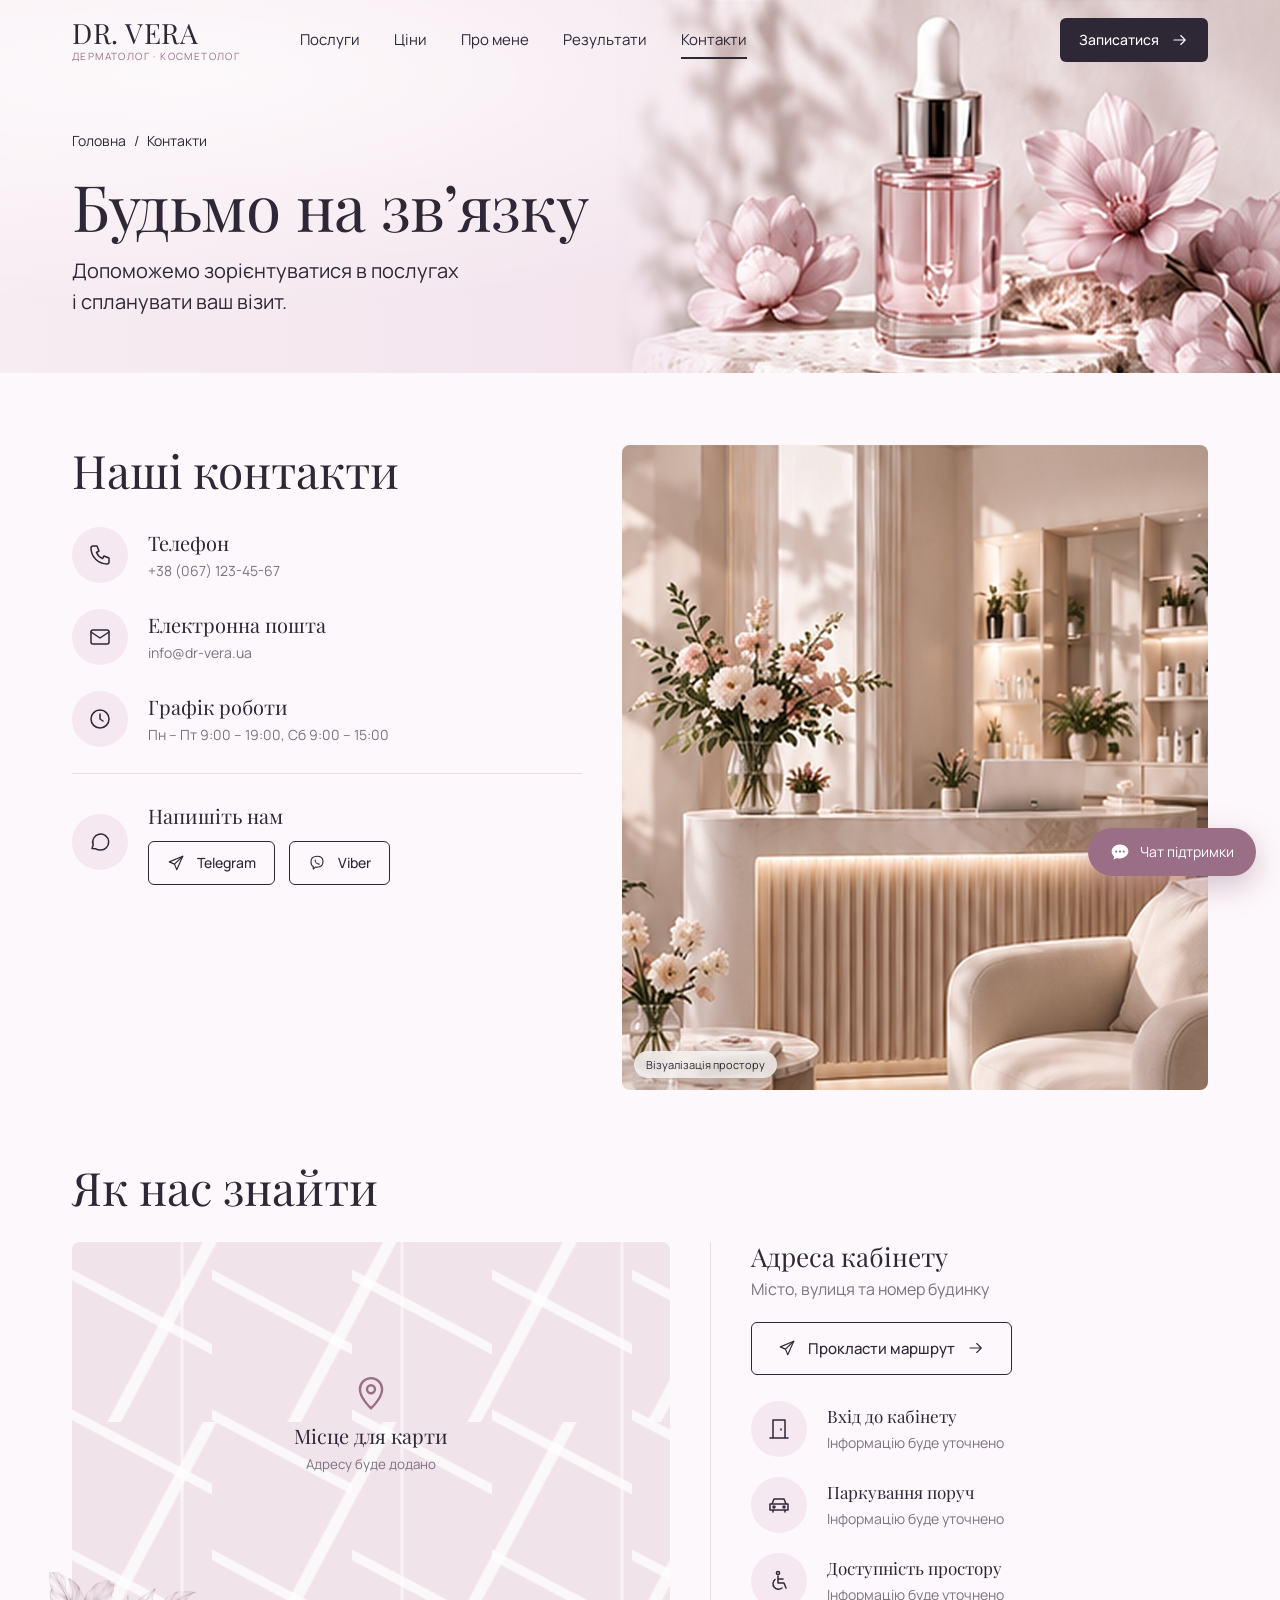
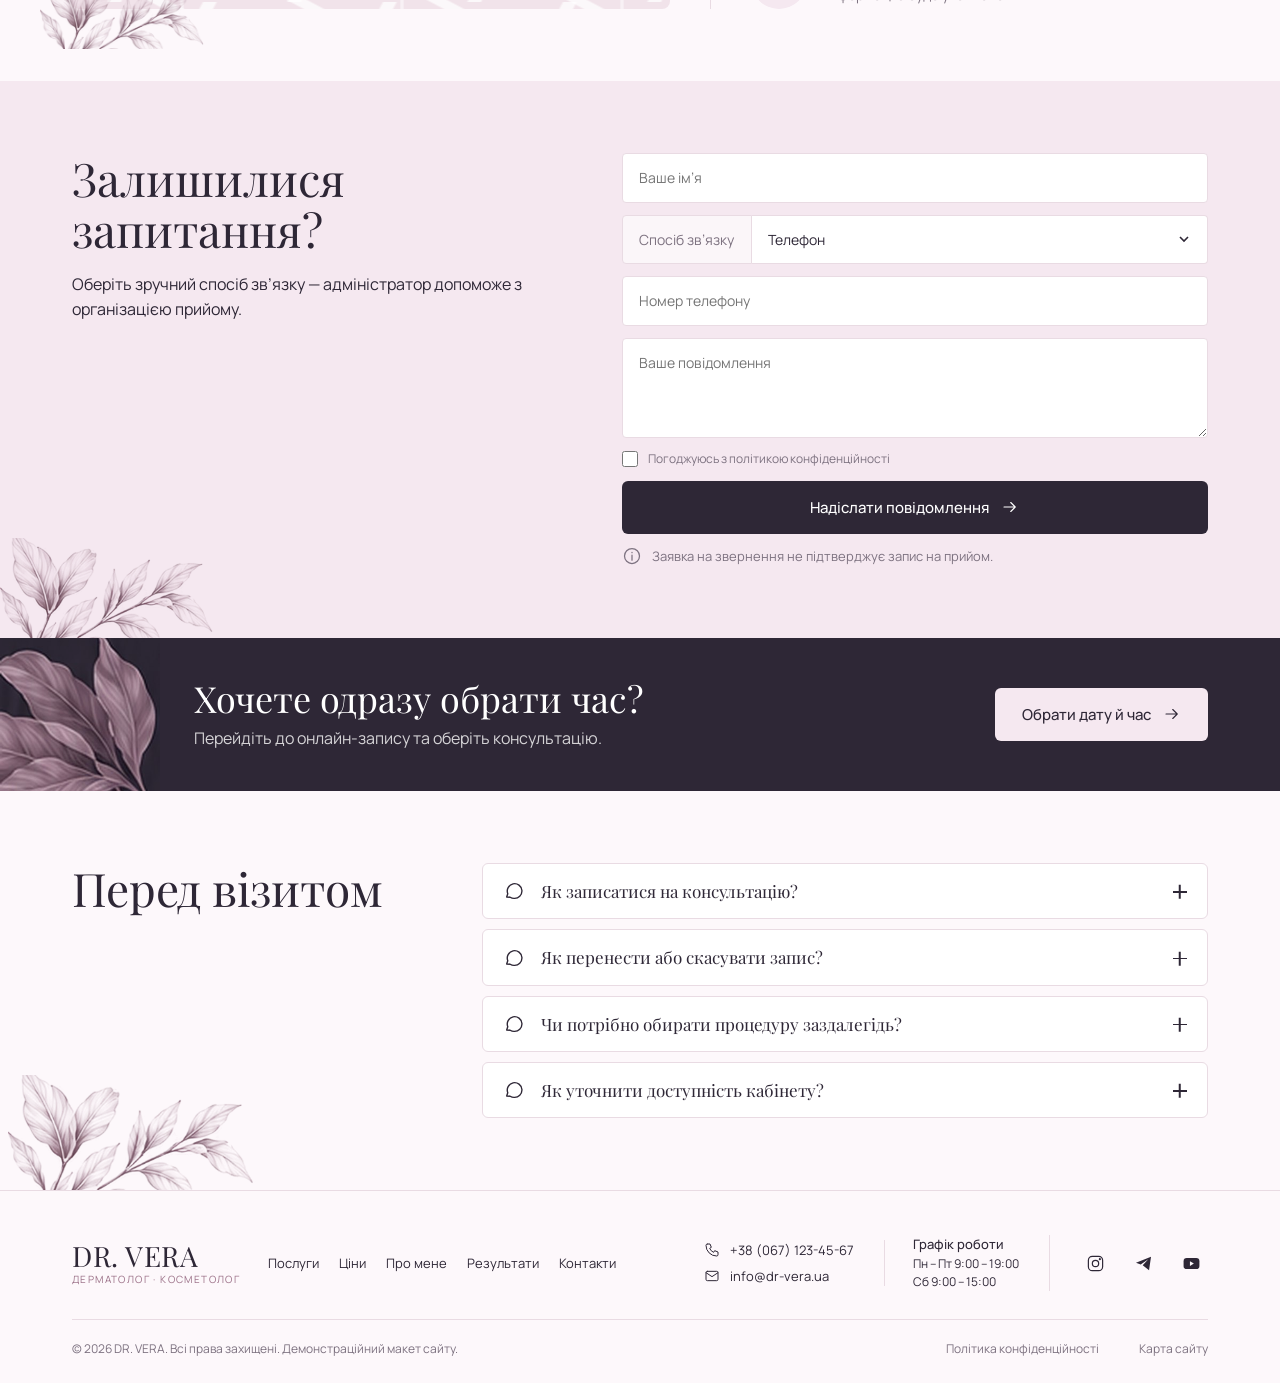
<file: contacts.html>
<!DOCTYPE html>
<html lang="uk">
<head>
  <meta charset="UTF-8">
  <meta name="viewport" content="width=device-width, initial-scale=1.0">
  <title>Контакти — DR. VERA</title>
  <meta name="description" content="Контакти DR. VERA: телефон, email, графік роботи, форма зворотного зв’язку.">
  <link rel="preconnect" href="https://fonts.googleapis.com">
  <link rel="preconnect" href="https://fonts.gstatic.com" crossorigin>
  <link href="https://fonts.googleapis.com/css2?family=Manrope:wght@400;500;600&family=Marck+Script&family=Playfair+Display:wght@400;500&display=swap" rel="stylesheet">
  <link rel="icon" href="data:image/svg+xml,%3Csvg xmlns='http://www.w3.org/2000/svg' viewBox='0 0 32 32'%3E%3Crect width='32' height='32' rx='8' fill='%232e2736'/%3E%3Ctext x='16' y='22' font-family='Georgia' font-size='17' fill='%23f5e8f0' text-anchor='middle'%3EV%3C/text%3E%3C/svg%3E">
  <link rel="stylesheet" href="css/style.css">
</head>
<body>
<svg xmlns="http://www.w3.org/2000/svg" style="display:none">
  <symbol id="i-arrow" viewBox="0 0 24 24"><path d="M4 12h15M13 6l6 6-6 6"/></symbol>
  <symbol id="i-search" viewBox="0 0 24 24"><circle cx="11" cy="11" r="7"/><path d="M20 20l-4-4"/></symbol>
  <symbol id="i-leaf" viewBox="0 0 24 24"><path d="M5 19C5 10 10 4 20 4c0 10-6 15-15 15z"/><path d="M5 19L14 10"/></symbol>
  <symbol id="i-cap" viewBox="0 0 24 24"><path d="M2 9l10-5 10 5-10 5z"/><path d="M6 11v5c3 2.5 9 2.5 12 0v-5M22 9v6"/></symbol>
  <symbol id="i-heart" viewBox="0 0 24 24"><path d="M12 20s-8-4.8-8-11a4.5 4.5 0 018-2.8A4.5 4.5 0 0120 9c0 6.2-8 11-8 11z"/></symbol>
  <symbol id="i-chat" viewBox="0 0 24 24"><path d="M4 18.5l1.2-3.6A8 8 0 1112 20a8 8 0 01-4.2-1.2z"/></symbol>
  <symbol id="i-chat-fill" viewBox="0 0 24 24"><path d="M12 3C6.5 3 2 6.8 2 11.5c0 2.4 1.2 4.6 3.1 6.1L4 21l4.2-1.9c1.2.4 2.5.6 3.8.6 5.5 0 10-3.8 10-8.5S17.5 3 12 3zM7.5 12.8a1.3 1.3 0 110-2.6 1.3 1.3 0 010 2.6zm4.5 0a1.3 1.3 0 110-2.6 1.3 1.3 0 010 2.6zm4.5 0a1.3 1.3 0 110-2.6 1.3 1.3 0 010 2.6z"/></symbol>
  <symbol id="i-drop" viewBox="0 0 24 24"><path d="M12 3s6 6.7 6 11a6 6 0 01-12 0c0-4.3 6-11 6-11z"/></symbol>
  <symbol id="i-pulse" viewBox="0 0 24 24"><path d="M2 12h5l2-5 4 11 2.5-6H22"/></symbol>
  <symbol id="i-syringe" viewBox="0 0 24 24"><path d="M18 2l4 4M16 4l4 4M19 5l-9.5 9.5M14 6l4 4-8.5 8.5H5.5V14.5z"/><path d="M5.5 18.5L2 22M8 10l2 2M10.5 7.5l2 2"/></symbol>
  <symbol id="i-doc" viewBox="0 0 24 24"><path d="M14 3H6v18h12V7z"/><path d="M14 3v4h4M9 11h6M9 14h6M9 17h4"/></symbol>
  <symbol id="i-check" viewBox="0 0 24 24"><path d="M5 12.5l4.5 4.5L19 7.5"/></symbol>
  <symbol id="i-phone" viewBox="0 0 24 24"><path d="M5 3h4l2 5-2.5 1.5a11 11 0 006 6L16 13l5 2v4a2 2 0 01-2 2A16 16 0 013 5a2 2 0 012-2"/></symbol>
  <symbol id="i-mail" viewBox="0 0 24 24"><rect x="3" y="5" width="18" height="14" rx="2"/><path d="M3 7l9 6 9-6"/></symbol>
  <symbol id="i-clock" viewBox="0 0 24 24"><circle cx="12" cy="12" r="9"/><path d="M12 7v5l3 2"/></symbol>
  <symbol id="i-pin" viewBox="0 0 24 24"><path d="M12 21s-7-6.3-7-12a7 7 0 0114 0c0 5.7-7 12-7 12z"/><circle cx="12" cy="9" r="2.5"/></symbol>
  <symbol id="i-send" viewBox="0 0 24 24"><path d="M21 3L3 10.5l7 3 3 7.5z"/><path d="M21 3L10 13.5"/></symbol>
  <symbol id="i-insta" viewBox="0 0 24 24"><rect x="3" y="3" width="18" height="18" rx="5"/><circle cx="12" cy="12" r="4"/><circle cx="17.5" cy="6.5" r=".6" fill="currentColor"/></symbol>
  <symbol id="i-tg" viewBox="0 0 24 24"><path d="M21.5 3.5L2.5 11l6 2.2L18 6.5l-7 7.8 8 6.2z" fill="currentColor" stroke="none"/></symbol>
  <symbol id="i-yt" viewBox="0 0 24 24"><rect x="2" y="5" width="20" height="14" rx="4" fill="currentColor" stroke="none"/><path d="M10 9l5 3-5 3z" fill="#fdf8fb" stroke="none"/></symbol>
  <symbol id="i-shield" viewBox="0 0 24 24"><path d="M12 3l8 3v6c0 5-3.5 8-8 9-4.5-1-8-4-8-9V6z"/><path d="M8.5 12l2.5 2.5 4.5-5"/></symbol>
  <symbol id="i-book" viewBox="0 0 24 24"><path d="M12 6.5C10 5 7 4.5 3 5v13c4-.5 7 0 9 1.5 2-1.5 5-2 9-1.5V5c-4-.5-7 0-9 1.5zM12 6.5v13"/></symbol>
  <symbol id="i-bars" viewBox="0 0 24 24"><path d="M6 19v-5M10 19V10M14 19V7M18 19V4"/></symbol>
  <symbol id="i-coins" viewBox="0 0 24 24"><ellipse cx="10" cy="6" rx="6" ry="2.5"/><path d="M4 6v4c0 1.4 2.7 2.5 6 2.5s6-1.1 6-2.5V6M4 10v4c0 1.4 2.7 2.5 6 2.5M4 14v4c0 1.4 2.7 2.5 6 2.5"/><ellipse cx="16" cy="15" rx="5" ry="2"/><path d="M11 15v3.5c0 1.1 2.2 2 5 2s5-.9 5-2V15"/></symbol>
  <symbol id="i-jar" viewBox="0 0 24 24"><rect x="6" y="3" width="12" height="4" rx="1"/><path d="M7 7h10a2 2 0 012 2v10a2 2 0 01-2 2H7a2 2 0 01-2-2V9a2 2 0 012-2zM8 12h8v4H8z"/></symbol>
  <symbol id="i-user" viewBox="0 0 24 24"><circle cx="12" cy="8" r="4"/><path d="M4 21a8 8 0 0116 0"/></symbol>
  <symbol id="i-info" viewBox="0 0 24 24"><circle cx="12" cy="12" r="9"/><path d="M12 11v6M12 7.5v.5"/></symbol>
  <symbol id="i-door" viewBox="0 0 24 24"><path d="M6 21V3h12v18M3 21h18M14 12v1"/></symbol>
  <symbol id="i-car" viewBox="0 0 24 24"><path d="M5 11l2-5h10l2 5M3 11h18v6H3zM6 17v2M18 17v2"/><circle cx="7" cy="14" r="1"/><circle cx="17" cy="14" r="1"/></symbol>
  <symbol id="i-access" viewBox="0 0 24 24"><circle cx="11" cy="4" r="1.6"/><path d="M11 7v7h6l2 5M11 10h5M8 10.5A5.5 5.5 0 1015 19"/></symbol>
  <symbol id="i-lock" viewBox="0 0 24 24"><rect x="5" y="10" width="14" height="11" rx="2"/><path d="M8 10V7a4 4 0 018 0v3M12 14v3"/></symbol>
  <symbol id="i-lotus" viewBox="0 0 24 24"><path d="M12 19c-3-2-4-5-4-8 0-2 2-5 4-7 2 2 4 5 4 7 0 3-1 6-4 8z"/><path d="M12 19c-4 0-8-2-10-6 2-1 4-1 6 0M12 19c4 0 8-2 10-6-2-1-4-1-6 0"/></symbol>
  <symbol id="i-face" viewBox="0 0 24 24"><path d="M6 10a6 6 0 0112 0v3a6 6 0 01-12 0z"/><path d="M10 15c1 .8 3 .8 4 0M9 11h.01M15 11h.01"/></symbol>
  <symbol id="i-plan" viewBox="0 0 24 24"><rect x="4" y="4" width="16" height="16" rx="2"/><path d="M8 12l3 3 5-6"/></symbol>
  <symbol id="i-calendar" viewBox="0 0 24 24"><rect x="3" y="5" width="18" height="16" rx="2"/><path d="M3 10h18M8 3v4M16 3v4"/></symbol>
  <symbol id="i-left" viewBox="0 0 24 24"><path d="M15 6l-6 6 6 6"/></symbol>
  <symbol id="i-right" viewBox="0 0 24 24"><path d="M9 6l6 6-6 6"/></symbol>
  <symbol id="i-viber" viewBox="0 0 24 24"><path d="M12 3c-5 0-8 2-8 7.5 0 3 1 5 3 6V20l3-2.5c.6.1 1.3.1 2 .1 5 0 8-2 8-7.6S17 3 12 3z"/><path d="M9.5 8c0 3 2.5 5.5 5.5 5.5"/></symbol>
</svg>
<header class="header">
  <div class="container header__inner">
    <a href="index.html" class="logo" aria-label="DR. VERA — на головну">
      <span class="logo__name">DR. VERA</span><span class="logo__sub">дерматолог · косметолог</span>
    </a>
    <nav class="nav" aria-label="Головне меню"><a href="services.html">Послуги</a><a href="prices.html">Ціни</a><a href="about.html">Про мене</a><a href="results.html">Результати</a><a href="contacts.html" class="active">Контакти</a></nav>
    <a href="#" class="btn btn--dark btn--sm header__cta" data-book>Записатися <svg class="i"><use href="#i-arrow"></use></svg></a>
    <button class="burger" aria-label="Відкрити меню"><span></span><span></span><span></span></button>
  </div>
</header>
<main>

<section class="hero hero--short">
  <img class="hero__img" src="img/hero-bottle.jpg" alt="Косметичний засіб з квітами">
  <div class="container">
    <nav class="breadcrumbs"><a href="index.html">Головна</a>/<span>Контакти</span></nav>
    <h1 class="h1">Будьмо на зв’язку</h1>
    <p class="lead">Допоможемо зорієнтуватися в послугах<br>і спланувати ваш візит.</p>
  </div>
</section>

<section class="section">
  <div class="container contacts">
    <div class="reveal">
      <h2 class="h2">Наші контакти</h2>
      <div class="contact-list">
        <a href="tel:+380671234567" class="contact-item"><span class="icon-circle"><svg class="i"><use href="#i-phone"></use></svg></span><div><b>Телефон</b><small>+38 (067) 123-45-67</small></div></a>
        <a href="mailto:info@dr-vera.ua" class="contact-item"><span class="icon-circle"><svg class="i"><use href="#i-mail"></use></svg></span><div><b>Електронна пошта</b><small>info@dr-vera.ua</small></div></a>
        <div class="contact-item"><span class="icon-circle"><svg class="i"><use href="#i-clock"></use></svg></span><div><b>Графік роботи</b><small>Пн – Пт 9:00 – 19:00, Сб 9:00 – 15:00</small></div></div>
        <span class="contact-sep"></span>
        <div class="contact-item"><span class="icon-circle"><svg class="i"><use href="#i-chat"></use></svg></span><div><b>Напишіть нам</b>
          <div class="msgers"><a href="#" class="btn btn--outline btn--sm" data-toast="Посилання на Telegram буде додано"><svg class="i"><use href="#i-send"></use></svg> Telegram</a><a href="#" class="btn btn--outline btn--sm" data-toast="Посилання на Viber буде додано"><svg class="i"><use href="#i-viber"></use></svg> Viber</a></div></div></div>
      </div>
    </div>
    <div class="contacts__img reveal"><img src="img/reception.jpg" alt="Візуалізація простору клініки" loading="lazy"><span class="tag">Візуалізація простору</span></div>
  </div>
</section>

<section class="section" style="padding-top:0">
  <div class="container">
    <h2 class="h2" style="margin-bottom:28px">Як нас знайти</h2>
    <div class="find">
      <div class="map"><div><span class="map__pin"><svg class="i"><use href="#i-pin"></use></svg></span><b>Місце для карти</b><small>Адресу буде додано</small></div></div>
      <div class="address reveal">
        <h3>Адреса кабінету</h3>
        <p>Місто, вулиця та номер будинку</p>
        <a href="#" class="btn btn--outline" data-toast="Маршрут з’явиться після додавання адреси"><svg class="i"><use href="#i-send"></use></svg> Прокласти маршрут <svg class="i"><use href="#i-arrow"></use></svg></a>
        <div class="address-list">
          <div class="contact-item"><span class="icon-circle"><svg class="i"><use href="#i-door"></use></svg></span><div><b style="font-size:17px">Вхід до кабінету</b><small>Інформацію буде уточнено</small></div></div>
          <div class="contact-item"><span class="icon-circle"><svg class="i"><use href="#i-car"></use></svg></span><div><b style="font-size:17px">Паркування поруч</b><small>Інформацію буде уточнено</small></div></div>
          <div class="contact-item"><span class="icon-circle"><svg class="i"><use href="#i-access"></use></svg></span><div><b style="font-size:17px">Доступність простору</b><small>Інформацію буде уточнено</small></div></div>
        </div>
      </div>
      <img class="deco-leaf" src="img/leaves.png" alt="">
    </div>
  </div>
</section>

<section class="section section--pink" style="overflow:hidden">
  <img class="deco-leaf deco-leaf--bl" src="img/leaves.png" alt="">
  <div class="container contacts" style="position:relative;z-index:2">
    <div>
      <h2 class="h2">Залишилися<br>запитання?</h2>
      <p class="lead" style="margin-top:16px;font-size:16px">Оберіть зручний спосіб зв’язку — адміністратор допоможе з організацією прийому.</p>
    </div>
    <form class="form" data-form="Повідомлення надіслано! Адміністратор зв’яжеться з вами">
      <input class="input" placeholder="Ваше ім’я" required>
      <div class="form-row">
        <span class="input">Спосіб зв’язку</span>
        <select class="input select" data-method aria-label="Спосіб зв’язку"><option>Телефон</option><option>Email</option><option>Telegram</option><option>Viber</option></select>
      </div>
      <input class="input" data-method-target placeholder="Номер телефону" required>
      <textarea class="input" placeholder="Ваше повідомлення"></textarea>
      <label class="check"><input type="checkbox" required> Погоджуюсь з політикою конфіденційності</label>
      <button class="btn btn--dark" type="submit">Надіслати повідомлення <svg class="i"><use href="#i-arrow"></use></svg></button>
      <p class="form-note"><svg class="i"><use href="#i-info"></use></svg> Заявка на звернення не підтверджує запис на прийом.</p>
    </form>
  </div>
</section>

<section class="banner">
  <img class="deco-dark" src="img/leaf-dark.jpg" alt="">
  <div class="container" style="padding-left:max(32px, 12%)">
    <div><h2>Хочете одразу обрати час?</h2><p>Перейдіть до онлайн-запису та оберіть консультацію.</p></div>
    <a href="#" class="btn btn--light" data-book>Обрати дату й час <svg class="i"><use href="#i-arrow"></use></svg></a>
  </div>
</section>

<section class="section">
  <div class="container faq-layout">
    <h2 class="h2">Перед візитом</h2>
    <div class="faq"><div class="faq__item">
  <button class="faq__q" type="button"><svg class="i"><use href="#i-chat"></use></svg><span>Як записатися на консультацію?</span><i class="faq__plus"></i></button>
  <div class="faq__a"><p>Натисніть «Записатися» у верхній частині сайту, оберіть дату й час або залиште заявку у формі.</p></div></div><div class="faq__item">
  <button class="faq__q" type="button"><svg class="i"><use href="#i-chat"></use></svg><span>Як перенести або скасувати запис?</span><i class="faq__plus"></i></button>
  <div class="faq__a"><p>Повідомте адміністратора по телефону або в чаті не пізніше ніж за 24 години.</p></div></div><div class="faq__item">
  <button class="faq__q" type="button"><svg class="i"><use href="#i-chat"></use></svg><span>Чи потрібно обирати процедуру заздалегідь?</span><i class="faq__plus"></i></button>
  <div class="faq__a"><p>Ні. Почніть з консультації — лікар допоможе визначитися.</p></div></div><div class="faq__item">
  <button class="faq__q" type="button"><svg class="i"><use href="#i-chat"></use></svg><span>Як уточнити доступність кабінету?</span><i class="faq__plus"></i></button>
  <div class="faq__a"><p>Напишіть нам у чат — адміністратор розповість про вхід, паркування та доступність.</p></div></div></div>
    <img class="deco-leaf" src="img/leaves.png" alt="">
  </div>
</section>

</main>
<footer class="footer">
  <div class="container">
    <div class="footer__top">
      <a href="index.html" class="logo"><span class="logo__name">DR. VERA</span><span class="logo__sub">дерматолог · косметолог</span></a>
      <nav class="footer__nav"><a href="services.html">Послуги</a><a href="prices.html">Ціни</a><a href="about.html">Про мене</a><a href="results.html">Результати</a><a href="contacts.html">Контакти</a></nav>
      <div class="footer__contacts">
        <a href="tel:+380671234567"><svg class="i"><use href="#i-phone"></use></svg> +38 (067) 123-45-67</a>
        <a href="mailto:info@dr-vera.ua"><svg class="i"><use href="#i-mail"></use></svg> info@dr-vera.ua</a>
      </div>
      <div class="footer__hours"><b>Графік роботи</b><br>Пн – Пт 9:00 – 19:00<br>Сб 9:00 – 15:00</div>
      <div class="socials">
        <a href="#" aria-label="Instagram"><svg class="i"><use href="#i-insta"></use></svg></a>
        <a href="#" aria-label="Telegram"><svg class="i"><use href="#i-tg"></use></svg></a>
        <a href="#" aria-label="YouTube"><svg class="i"><use href="#i-yt"></use></svg></a>
      </div>
    </div>
    <div class="footer__bottom">
      <span>© 2026 DR. VERA. Всі права захищені. Демонстраційний макет сайту.</span>
      <nav><a href="#">Політика конфіденційності</a><a href="#">Карта сайту</a></nav>
    </div>
  </div>
</footer>
<script src="js/main.js"></script>
</body>
</html>
</file>
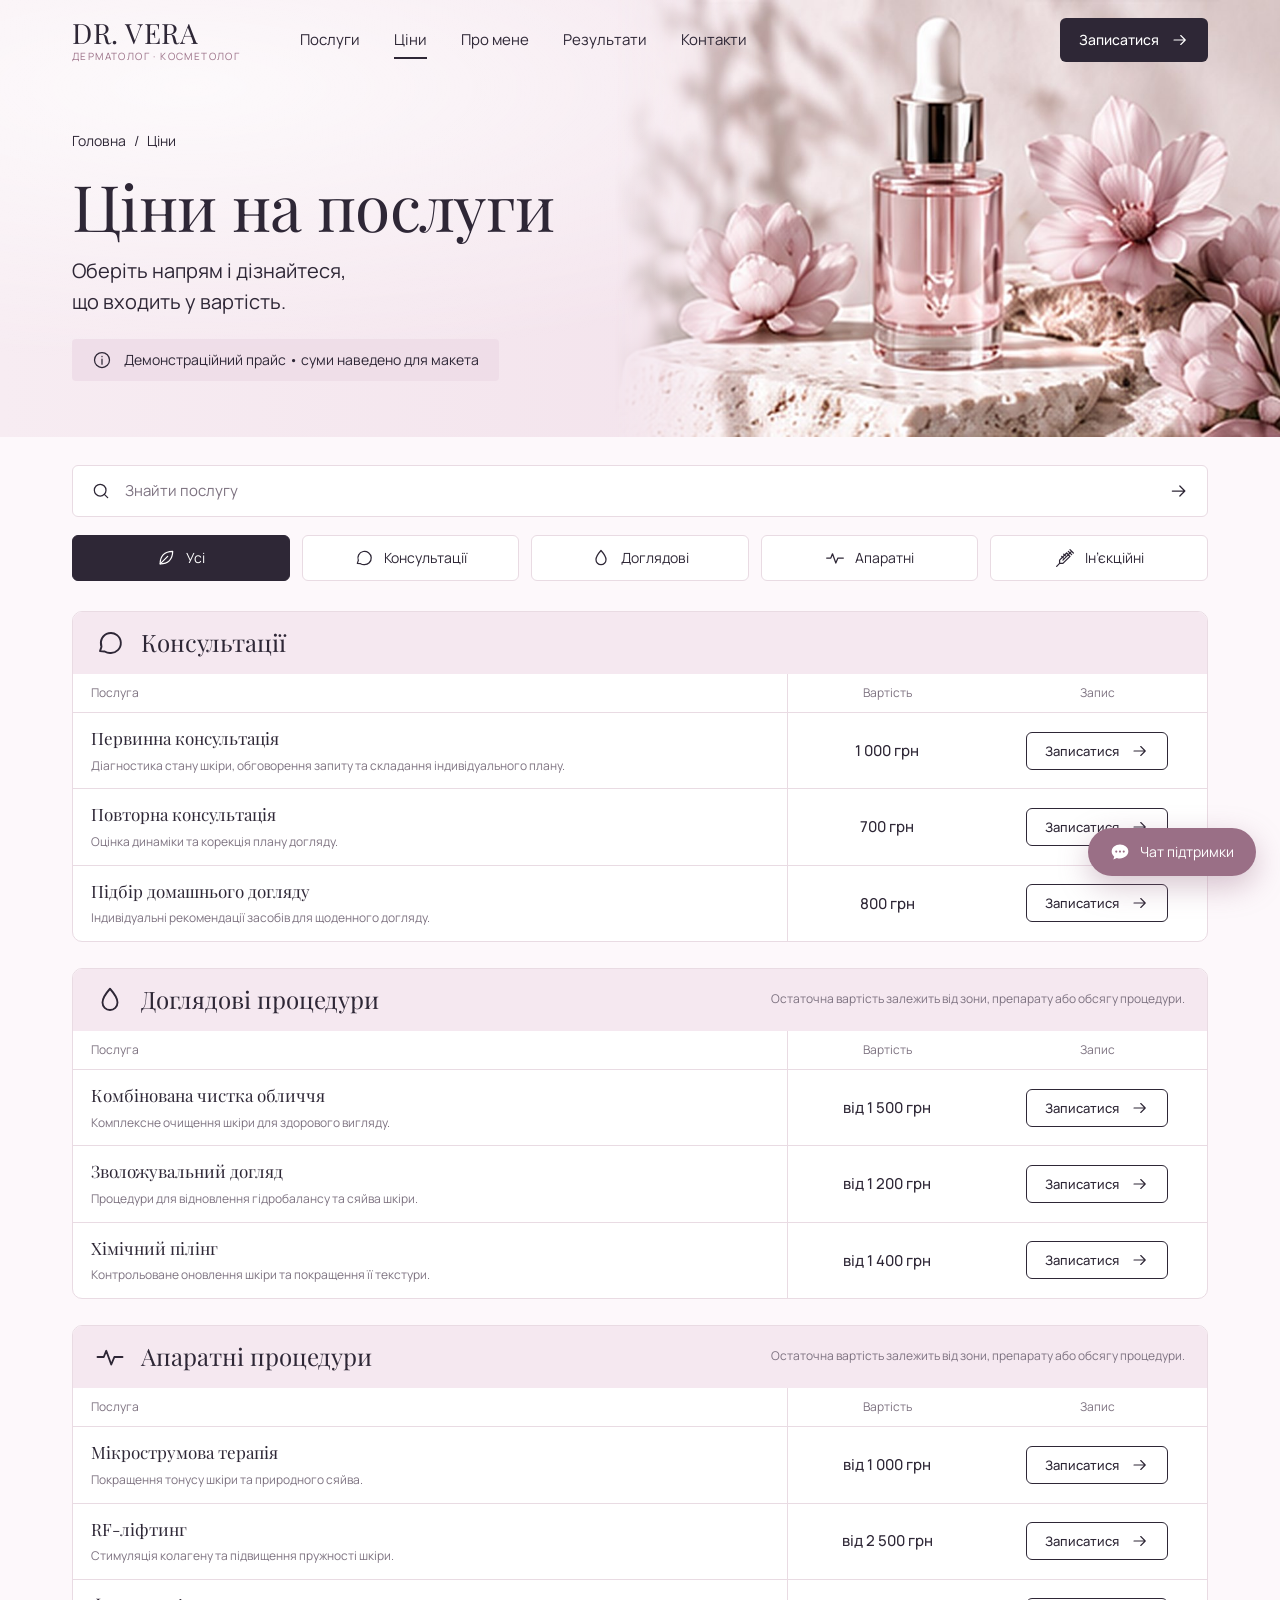
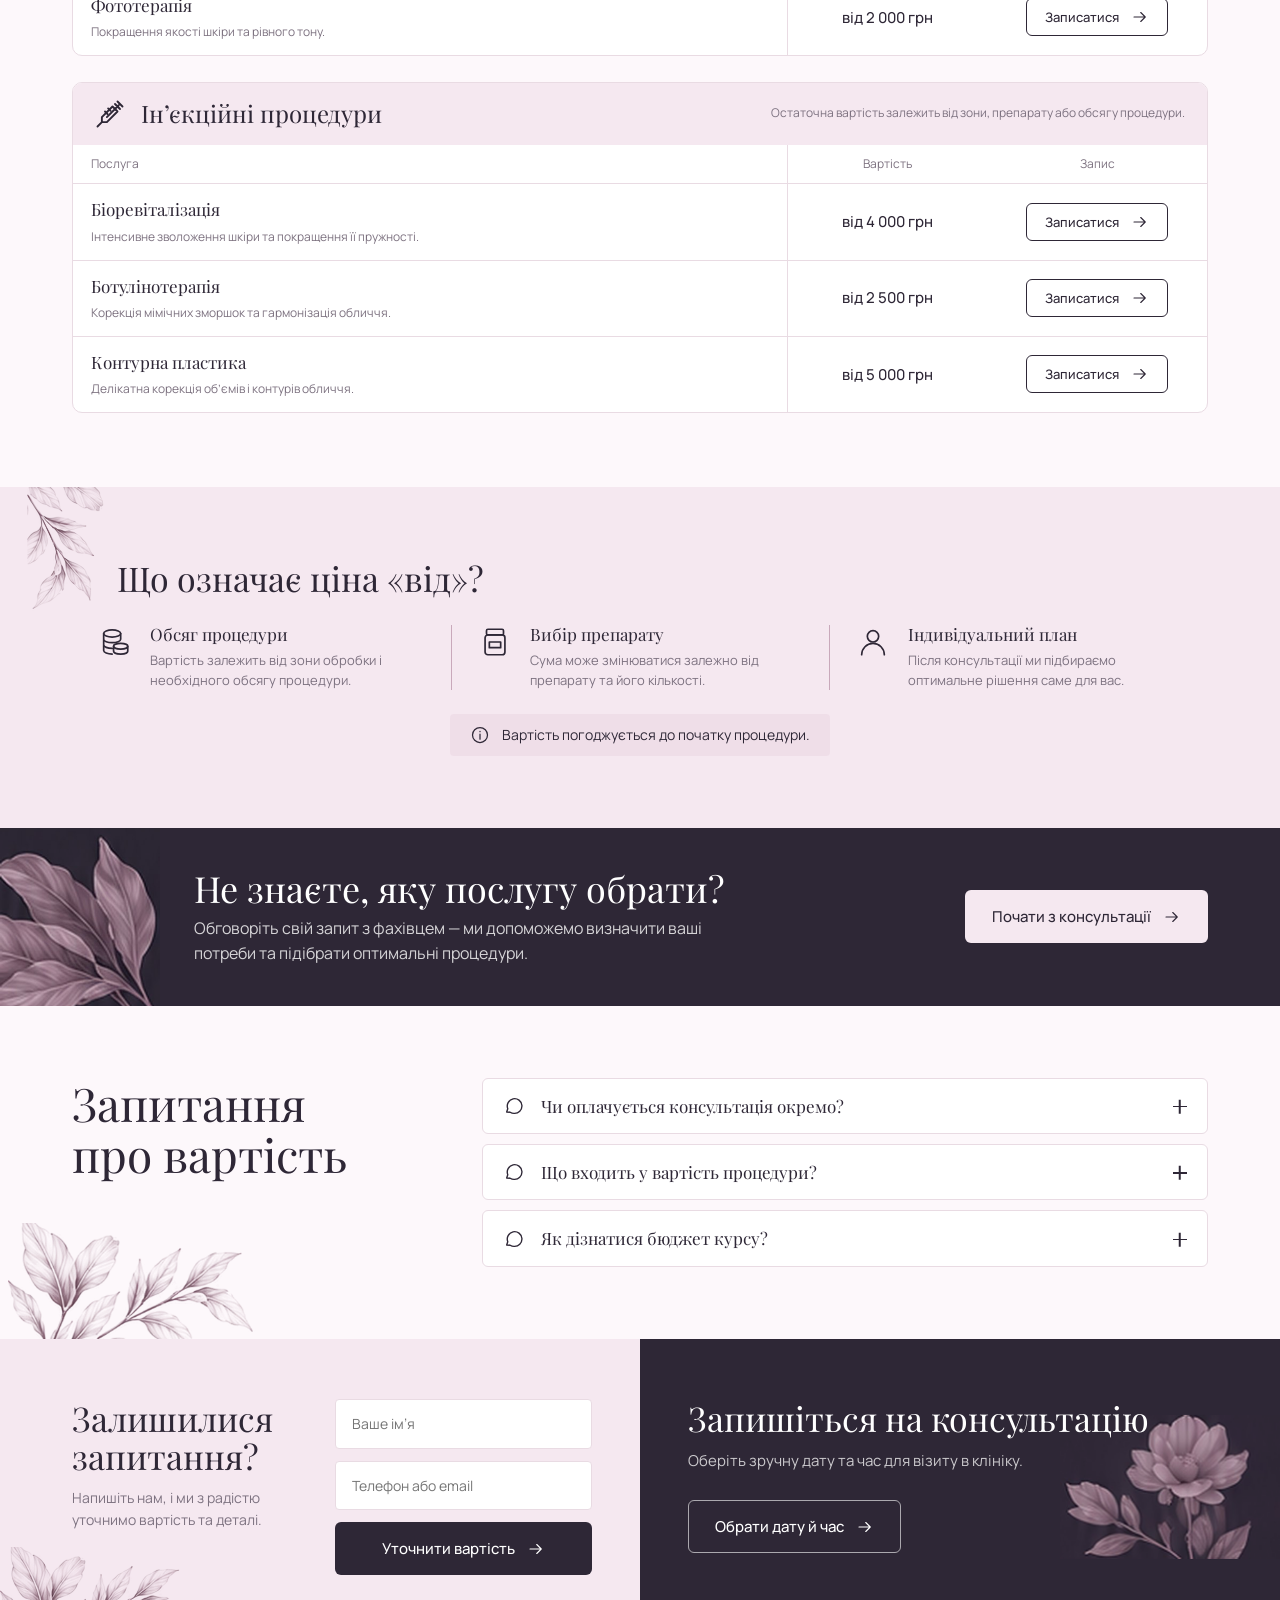
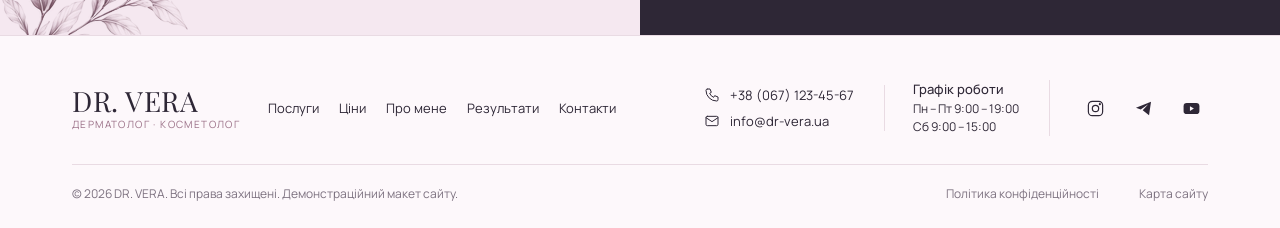
<file: prices.html>
<!DOCTYPE html>
<html lang="uk">
<head>
  <meta charset="UTF-8">
  <meta name="viewport" content="width=device-width, initial-scale=1.0">
  <title>Ціни — DR. VERA</title>
  <meta name="description" content="Прайс на послуги DR. VERA: консультації, доглядові, апаратні та ін’єкційні процедури.">
  <link rel="preconnect" href="https://fonts.googleapis.com">
  <link rel="preconnect" href="https://fonts.gstatic.com" crossorigin>
  <link href="https://fonts.googleapis.com/css2?family=Manrope:wght@400;500;600&family=Marck+Script&family=Playfair+Display:wght@400;500&display=swap" rel="stylesheet">
  <link rel="icon" href="data:image/svg+xml,%3Csvg xmlns='http://www.w3.org/2000/svg' viewBox='0 0 32 32'%3E%3Crect width='32' height='32' rx='8' fill='%232e2736'/%3E%3Ctext x='16' y='22' font-family='Georgia' font-size='17' fill='%23f5e8f0' text-anchor='middle'%3EV%3C/text%3E%3C/svg%3E">
  <link rel="stylesheet" href="css/style.css">
</head>
<body>
<svg xmlns="http://www.w3.org/2000/svg" style="display:none">
  <symbol id="i-arrow" viewBox="0 0 24 24"><path d="M4 12h15M13 6l6 6-6 6"/></symbol>
  <symbol id="i-search" viewBox="0 0 24 24"><circle cx="11" cy="11" r="7"/><path d="M20 20l-4-4"/></symbol>
  <symbol id="i-leaf" viewBox="0 0 24 24"><path d="M5 19C5 10 10 4 20 4c0 10-6 15-15 15z"/><path d="M5 19L14 10"/></symbol>
  <symbol id="i-cap" viewBox="0 0 24 24"><path d="M2 9l10-5 10 5-10 5z"/><path d="M6 11v5c3 2.5 9 2.5 12 0v-5M22 9v6"/></symbol>
  <symbol id="i-heart" viewBox="0 0 24 24"><path d="M12 20s-8-4.8-8-11a4.5 4.5 0 018-2.8A4.5 4.5 0 0120 9c0 6.2-8 11-8 11z"/></symbol>
  <symbol id="i-chat" viewBox="0 0 24 24"><path d="M4 18.5l1.2-3.6A8 8 0 1112 20a8 8 0 01-4.2-1.2z"/></symbol>
  <symbol id="i-chat-fill" viewBox="0 0 24 24"><path d="M12 3C6.5 3 2 6.8 2 11.5c0 2.4 1.2 4.6 3.1 6.1L4 21l4.2-1.9c1.2.4 2.5.6 3.8.6 5.5 0 10-3.8 10-8.5S17.5 3 12 3zM7.5 12.8a1.3 1.3 0 110-2.6 1.3 1.3 0 010 2.6zm4.5 0a1.3 1.3 0 110-2.6 1.3 1.3 0 010 2.6zm4.5 0a1.3 1.3 0 110-2.6 1.3 1.3 0 010 2.6z"/></symbol>
  <symbol id="i-drop" viewBox="0 0 24 24"><path d="M12 3s6 6.7 6 11a6 6 0 01-12 0c0-4.3 6-11 6-11z"/></symbol>
  <symbol id="i-pulse" viewBox="0 0 24 24"><path d="M2 12h5l2-5 4 11 2.5-6H22"/></symbol>
  <symbol id="i-syringe" viewBox="0 0 24 24"><path d="M18 2l4 4M16 4l4 4M19 5l-9.5 9.5M14 6l4 4-8.5 8.5H5.5V14.5z"/><path d="M5.5 18.5L2 22M8 10l2 2M10.5 7.5l2 2"/></symbol>
  <symbol id="i-doc" viewBox="0 0 24 24"><path d="M14 3H6v18h12V7z"/><path d="M14 3v4h4M9 11h6M9 14h6M9 17h4"/></symbol>
  <symbol id="i-check" viewBox="0 0 24 24"><path d="M5 12.5l4.5 4.5L19 7.5"/></symbol>
  <symbol id="i-phone" viewBox="0 0 24 24"><path d="M5 3h4l2 5-2.5 1.5a11 11 0 006 6L16 13l5 2v4a2 2 0 01-2 2A16 16 0 013 5a2 2 0 012-2"/></symbol>
  <symbol id="i-mail" viewBox="0 0 24 24"><rect x="3" y="5" width="18" height="14" rx="2"/><path d="M3 7l9 6 9-6"/></symbol>
  <symbol id="i-clock" viewBox="0 0 24 24"><circle cx="12" cy="12" r="9"/><path d="M12 7v5l3 2"/></symbol>
  <symbol id="i-pin" viewBox="0 0 24 24"><path d="M12 21s-7-6.3-7-12a7 7 0 0114 0c0 5.7-7 12-7 12z"/><circle cx="12" cy="9" r="2.5"/></symbol>
  <symbol id="i-send" viewBox="0 0 24 24"><path d="M21 3L3 10.5l7 3 3 7.5z"/><path d="M21 3L10 13.5"/></symbol>
  <symbol id="i-insta" viewBox="0 0 24 24"><rect x="3" y="3" width="18" height="18" rx="5"/><circle cx="12" cy="12" r="4"/><circle cx="17.5" cy="6.5" r=".6" fill="currentColor"/></symbol>
  <symbol id="i-tg" viewBox="0 0 24 24"><path d="M21.5 3.5L2.5 11l6 2.2L18 6.5l-7 7.8 8 6.2z" fill="currentColor" stroke="none"/></symbol>
  <symbol id="i-yt" viewBox="0 0 24 24"><rect x="2" y="5" width="20" height="14" rx="4" fill="currentColor" stroke="none"/><path d="M10 9l5 3-5 3z" fill="#fdf8fb" stroke="none"/></symbol>
  <symbol id="i-shield" viewBox="0 0 24 24"><path d="M12 3l8 3v6c0 5-3.5 8-8 9-4.5-1-8-4-8-9V6z"/><path d="M8.5 12l2.5 2.5 4.5-5"/></symbol>
  <symbol id="i-book" viewBox="0 0 24 24"><path d="M12 6.5C10 5 7 4.5 3 5v13c4-.5 7 0 9 1.5 2-1.5 5-2 9-1.5V5c-4-.5-7 0-9 1.5zM12 6.5v13"/></symbol>
  <symbol id="i-bars" viewBox="0 0 24 24"><path d="M6 19v-5M10 19V10M14 19V7M18 19V4"/></symbol>
  <symbol id="i-coins" viewBox="0 0 24 24"><ellipse cx="10" cy="6" rx="6" ry="2.5"/><path d="M4 6v4c0 1.4 2.7 2.5 6 2.5s6-1.1 6-2.5V6M4 10v4c0 1.4 2.7 2.5 6 2.5M4 14v4c0 1.4 2.7 2.5 6 2.5"/><ellipse cx="16" cy="15" rx="5" ry="2"/><path d="M11 15v3.5c0 1.1 2.2 2 5 2s5-.9 5-2V15"/></symbol>
  <symbol id="i-jar" viewBox="0 0 24 24"><rect x="6" y="3" width="12" height="4" rx="1"/><path d="M7 7h10a2 2 0 012 2v10a2 2 0 01-2 2H7a2 2 0 01-2-2V9a2 2 0 012-2zM8 12h8v4H8z"/></symbol>
  <symbol id="i-user" viewBox="0 0 24 24"><circle cx="12" cy="8" r="4"/><path d="M4 21a8 8 0 0116 0"/></symbol>
  <symbol id="i-info" viewBox="0 0 24 24"><circle cx="12" cy="12" r="9"/><path d="M12 11v6M12 7.5v.5"/></symbol>
  <symbol id="i-door" viewBox="0 0 24 24"><path d="M6 21V3h12v18M3 21h18M14 12v1"/></symbol>
  <symbol id="i-car" viewBox="0 0 24 24"><path d="M5 11l2-5h10l2 5M3 11h18v6H3zM6 17v2M18 17v2"/><circle cx="7" cy="14" r="1"/><circle cx="17" cy="14" r="1"/></symbol>
  <symbol id="i-access" viewBox="0 0 24 24"><circle cx="11" cy="4" r="1.6"/><path d="M11 7v7h6l2 5M11 10h5M8 10.5A5.5 5.5 0 1015 19"/></symbol>
  <symbol id="i-lock" viewBox="0 0 24 24"><rect x="5" y="10" width="14" height="11" rx="2"/><path d="M8 10V7a4 4 0 018 0v3M12 14v3"/></symbol>
  <symbol id="i-lotus" viewBox="0 0 24 24"><path d="M12 19c-3-2-4-5-4-8 0-2 2-5 4-7 2 2 4 5 4 7 0 3-1 6-4 8z"/><path d="M12 19c-4 0-8-2-10-6 2-1 4-1 6 0M12 19c4 0 8-2 10-6-2-1-4-1-6 0"/></symbol>
  <symbol id="i-face" viewBox="0 0 24 24"><path d="M6 10a6 6 0 0112 0v3a6 6 0 01-12 0z"/><path d="M10 15c1 .8 3 .8 4 0M9 11h.01M15 11h.01"/></symbol>
  <symbol id="i-plan" viewBox="0 0 24 24"><rect x="4" y="4" width="16" height="16" rx="2"/><path d="M8 12l3 3 5-6"/></symbol>
  <symbol id="i-calendar" viewBox="0 0 24 24"><rect x="3" y="5" width="18" height="16" rx="2"/><path d="M3 10h18M8 3v4M16 3v4"/></symbol>
  <symbol id="i-left" viewBox="0 0 24 24"><path d="M15 6l-6 6 6 6"/></symbol>
  <symbol id="i-right" viewBox="0 0 24 24"><path d="M9 6l6 6-6 6"/></symbol>
  <symbol id="i-viber" viewBox="0 0 24 24"><path d="M12 3c-5 0-8 2-8 7.5 0 3 1 5 3 6V20l3-2.5c.6.1 1.3.1 2 .1 5 0 8-2 8-7.6S17 3 12 3z"/><path d="M9.5 8c0 3 2.5 5.5 5.5 5.5"/></symbol>
</svg>
<header class="header">
  <div class="container header__inner">
    <a href="index.html" class="logo" aria-label="DR. VERA — на головну">
      <span class="logo__name">DR. VERA</span><span class="logo__sub">дерматолог · косметолог</span>
    </a>
    <nav class="nav" aria-label="Головне меню"><a href="services.html">Послуги</a><a href="prices.html" class="active">Ціни</a><a href="about.html">Про мене</a><a href="results.html">Результати</a><a href="contacts.html">Контакти</a></nav>
    <a href="#" class="btn btn--dark btn--sm header__cta" data-book>Записатися <svg class="i"><use href="#i-arrow"></use></svg></a>
    <button class="burger" aria-label="Відкрити меню"><span></span><span></span><span></span></button>
  </div>
</header>
<main>

<section class="hero hero--short">
  <img class="hero__img" src="img/hero-bottle.jpg" alt="Косметичний засіб">
  <div class="container">
    <nav class="breadcrumbs"><a href="index.html">Головна</a>/<span>Ціни</span></nav>
    <h1 class="h1">Ціни на послуги</h1>
    <p class="lead">Оберіть напрям і дізнайтеся,<br>що входить у вартість.</p>
    <div class="notice"><svg class="i"><use href="#i-info"></use></svg> Демонстраційний прайс • суми наведено для макета</div>
  </div>
</section>

<section class="section section--tight" style="padding-top:28px">
  <div class="container">
    <form class="search" role="search"><svg class="i"><use href="#i-search"></use></svg><input data-search placeholder="Знайти послугу" aria-label="Знайти послугу"><button type="submit" aria-label="Шукати"><svg class="i"><use href="#i-arrow"></use></svg></button></form>
    <div class="filters" style="margin-bottom:30px">
      <button class="filter active" data-filter="all"><svg class="i"><use href="#i-leaf"></use></svg> Усі</button>
      <button class="filter" data-filter="consult"><svg class="i"><use href="#i-chat"></use></svg> Консультації</button>
      <button class="filter" data-filter="care"><svg class="i"><use href="#i-drop"></use></svg> Доглядові</button>
      <button class="filter" data-filter="hardware"><svg class="i"><use href="#i-pulse"></use></svg> Апаратні</button>
      <button class="filter" data-filter="inject"><svg class="i"><use href="#i-syringe"></use></svg> Ін’єкційні</button>
    </div>
    <div data-filter-scope><div class="price-group reveal" data-cat="consult">
  <div class="price-group__head"><svg class="i"><use href="#i-chat"></use></svg><h3>Консультації</h3></div>
  <table class="price-table"><thead><tr><th>Послуга</th><th>Вартість</th><th>Запис</th></tr></thead><tbody><tr><td><b>Первинна консультація</b><small>Діагностика стану шкіри, обговорення запиту та складання індивідуального плану.</small></td><td class="price">1 000 грн</td><td><a href="#" class="btn btn--outline" data-book="Первинна консультація">Записатися <svg class="i"><use href="#i-arrow"></use></svg></a></td></tr><tr><td><b>Повторна консультація</b><small>Оцінка динаміки та корекція плану догляду.</small></td><td class="price">700 грн</td><td><a href="#" class="btn btn--outline" data-book="Повторна консультація">Записатися <svg class="i"><use href="#i-arrow"></use></svg></a></td></tr><tr><td><b>Підбір домашнього догляду</b><small>Індивідуальні рекомендації засобів для щоденного догляду.</small></td><td class="price">800 грн</td><td><a href="#" class="btn btn--outline" data-book="Підбір домашнього догляду">Записатися <svg class="i"><use href="#i-arrow"></use></svg></a></td></tr></tbody></table></div><div class="price-group reveal" data-cat="care">
  <div class="price-group__head"><svg class="i"><use href="#i-drop"></use></svg><h3>Доглядові процедури</h3><small>Остаточна вартість залежить від зони, препарату або обсягу процедури.</small></div>
  <table class="price-table"><thead><tr><th>Послуга</th><th>Вартість</th><th>Запис</th></tr></thead><tbody><tr><td><b>Комбінована чистка обличчя</b><small>Комплексне очищення шкіри для здорового вигляду.</small></td><td class="price">від 1 500 грн</td><td><a href="#" class="btn btn--outline" data-book="Комбінована чистка обличчя">Записатися <svg class="i"><use href="#i-arrow"></use></svg></a></td></tr><tr><td><b>Зволожувальний догляд</b><small>Процедури для відновлення гідробалансу та сяйва шкіри.</small></td><td class="price">від 1 200 грн</td><td><a href="#" class="btn btn--outline" data-book="Зволожувальний догляд">Записатися <svg class="i"><use href="#i-arrow"></use></svg></a></td></tr><tr><td><b>Хімічний пілінг</b><small>Контрольоване оновлення шкіри та покращення її текстури.</small></td><td class="price">від 1 400 грн</td><td><a href="#" class="btn btn--outline" data-book="Хімічний пілінг">Записатися <svg class="i"><use href="#i-arrow"></use></svg></a></td></tr></tbody></table></div><div class="price-group reveal" data-cat="hardware">
  <div class="price-group__head"><svg class="i"><use href="#i-pulse"></use></svg><h3>Апаратні процедури</h3><small>Остаточна вартість залежить від зони, препарату або обсягу процедури.</small></div>
  <table class="price-table"><thead><tr><th>Послуга</th><th>Вартість</th><th>Запис</th></tr></thead><tbody><tr><td><b>Мікрострумова терапія</b><small>Покращення тонусу шкіри та природного сяйва.</small></td><td class="price">від 1 000 грн</td><td><a href="#" class="btn btn--outline" data-book="Апаратні процедури">Записатися <svg class="i"><use href="#i-arrow"></use></svg></a></td></tr><tr><td><b>RF-ліфтинг</b><small>Стимуляція колагену та підвищення пружності шкіри.</small></td><td class="price">від 2 500 грн</td><td><a href="#" class="btn btn--outline" data-book="Апаратні процедури">Записатися <svg class="i"><use href="#i-arrow"></use></svg></a></td></tr><tr><td><b>Фототерапія</b><small>Покращення якості шкіри та рівного тону.</small></td><td class="price">від 2 000 грн</td><td><a href="#" class="btn btn--outline" data-book="Апаратні процедури">Записатися <svg class="i"><use href="#i-arrow"></use></svg></a></td></tr></tbody></table></div><div class="price-group reveal" data-cat="inject">
  <div class="price-group__head"><svg class="i"><use href="#i-syringe"></use></svg><h3>Ін’єкційні процедури</h3><small>Остаточна вартість залежить від зони, препарату або обсягу процедури.</small></div>
  <table class="price-table"><thead><tr><th>Послуга</th><th>Вартість</th><th>Запис</th></tr></thead><tbody><tr><td><b>Біоревіталізація</b><small>Інтенсивне зволоження шкіри та покращення її пружності.</small></td><td class="price">від 4 000 грн</td><td><a href="#" class="btn btn--outline" data-book="Біоревіталізація">Записатися <svg class="i"><use href="#i-arrow"></use></svg></a></td></tr><tr><td><b>Ботулінотерапія</b><small>Корекція мімічних зморшок та гармонізація обличчя.</small></td><td class="price">від 2 500 грн</td><td><a href="#" class="btn btn--outline" data-book="Ботулінотерапія">Записатися <svg class="i"><use href="#i-arrow"></use></svg></a></td></tr><tr><td><b>Контурна пластика</b><small>Делікатна корекція об’ємів і контурів обличчя.</small></td><td class="price">від 5 000 грн</td><td><a href="#" class="btn btn--outline" data-book="Контурна пластика">Записатися <svg class="i"><use href="#i-arrow"></use></svg></a></td></tr></tbody></table></div></div>
    <p class="empty-msg">Послугу не знайдено. <button class="link-arrow" data-reset>Показати всі</button></p>
  </div>
</section>

<section class="section section--pink" style="overflow:hidden">
  <img class="deco-leaf" src="img/leaves.png" alt="" style="left:-40px;top:10px;width:220px;transform:rotate(90deg)">
  <div class="container" style="position:relative;z-index:2">
    <h2 class="h2" style="font-size:34px;padding-left:4%">Що означає ціна «від»?</h2>
    <div class="why">
      <div class="why__item"><svg class="i"><use href="#i-coins"></use></svg><div><h4>Обсяг процедури</h4><p>Вартість залежить від зони обробки і необхідного обсягу процедури.</p></div></div>
      <div class="why__item"><svg class="i"><use href="#i-jar"></use></svg><div><h4>Вибір препарату</h4><p>Сума може змінюватися залежно від препарату та його кількості.</p></div></div>
      <div class="why__item"><svg class="i"><use href="#i-user"></use></svg><div><h4>Індивідуальний план</h4><p>Після консультації ми підбираємо оптимальне рішення саме для вас.</p></div></div>
    </div>
    <div class="center"><span class="notice" style="margin:0"><svg class="i"><use href="#i-info"></use></svg> Вартість погоджується до початку процедури.</span></div>
  </div>
</section>

<section class="banner">
  <img class="deco-dark" src="img/leaf-dark.jpg" alt="">
  <div class="container" style="padding-left:max(32px, 12%)">
    <div><h2>Не знаєте, яку послугу обрати?</h2><p>Обговоріть свій запит з фахівцем — ми допоможемо визначити ваші потреби та підібрати оптимальні процедури.</p></div>
    <a href="#" class="btn btn--light" data-book="Первинна консультація">Почати з консультації <svg class="i"><use href="#i-arrow"></use></svg></a>
  </div>
</section>

<section class="section">
  <div class="container faq-layout">
    <h2 class="h2">Запитання<br>про вартість</h2>
    <div class="faq"><div class="faq__item">
  <button class="faq__q" type="button"><svg class="i"><use href="#i-chat"></use></svg><span>Чи оплачується консультація окремо?</span><i class="faq__plus"></i></button>
  <div class="faq__a"><p>Так, консультація оплачується окремо. Якщо в той самий день ви проходите процедуру, умови уточнюйте в адміністратора.</p></div></div><div class="faq__item">
  <button class="faq__q" type="button"><svg class="i"><use href="#i-chat"></use></svg><span>Що входить у вартість процедури?</span><i class="faq__plus"></i></button>
  <div class="faq__a"><p>Препарати, витратні матеріали, сама процедура та рекомендації щодо догляду після неї.</p></div></div><div class="faq__item">
  <button class="faq__q" type="button"><svg class="i"><use href="#i-chat"></use></svg><span>Як дізнатися бюджет курсу?</span><i class="faq__plus"></i></button>
  <div class="faq__a"><p>Орієнтовну вартість курсу лікар розрахує на консультації після оцінки стану шкіри.</p></div></div></div>
    <img class="deco-leaf" src="img/leaves.png" alt="">
  </div>
</section>

<section class="cta-split">
  <div class="cta-split__form">
    <img class="deco-leaf" src="img/leaves.png" alt="">
    <div><h2>Залишилися запитання?</h2><p>Напишіть нам, і ми з радістю уточнимо вартість та деталі.</p></div>
    <form class="form" data-form="Дякуємо! Ми відповімо найближчим часом">
      <input class="input" name="name" placeholder="Ваше ім’я" required>
      <input class="input" name="contact" placeholder="Телефон або email" required>
      <button class="btn btn--dark" type="submit">Уточнити вартість <svg class="i"><use href="#i-arrow"></use></svg></button>
      
    </form>
  </div>
  <div class="cta-split__dark">
    <img class="deco-dark" src="img/flower-dark.jpg" alt="">
    <h2>Запишіться на консультацію</h2>
    <p>Оберіть зручну дату та час для візиту в клініку.</p>
    <a href="#" class="btn btn--ghost-light" data-book>Обрати дату й час <svg class="i"><use href="#i-arrow"></use></svg></a>
  </div>
</section>

</main>
<footer class="footer">
  <div class="container">
    <div class="footer__top">
      <a href="index.html" class="logo"><span class="logo__name">DR. VERA</span><span class="logo__sub">дерматолог · косметолог</span></a>
      <nav class="footer__nav"><a href="services.html">Послуги</a><a href="prices.html">Ціни</a><a href="about.html">Про мене</a><a href="results.html">Результати</a><a href="contacts.html">Контакти</a></nav>
      <div class="footer__contacts">
        <a href="tel:+380671234567"><svg class="i"><use href="#i-phone"></use></svg> +38 (067) 123-45-67</a>
        <a href="mailto:info@dr-vera.ua"><svg class="i"><use href="#i-mail"></use></svg> info@dr-vera.ua</a>
      </div>
      <div class="footer__hours"><b>Графік роботи</b><br>Пн – Пт 9:00 – 19:00<br>Сб 9:00 – 15:00</div>
      <div class="socials">
        <a href="#" aria-label="Instagram"><svg class="i"><use href="#i-insta"></use></svg></a>
        <a href="#" aria-label="Telegram"><svg class="i"><use href="#i-tg"></use></svg></a>
        <a href="#" aria-label="YouTube"><svg class="i"><use href="#i-yt"></use></svg></a>
      </div>
    </div>
    <div class="footer__bottom">
      <span>© 2026 DR. VERA. Всі права захищені. Демонстраційний макет сайту.</span>
      <nav><a href="#">Політика конфіденційності</a><a href="#">Карта сайту</a></nav>
    </div>
  </div>
</footer>
<script src="js/main.js"></script>
</body>
</html>
</file>
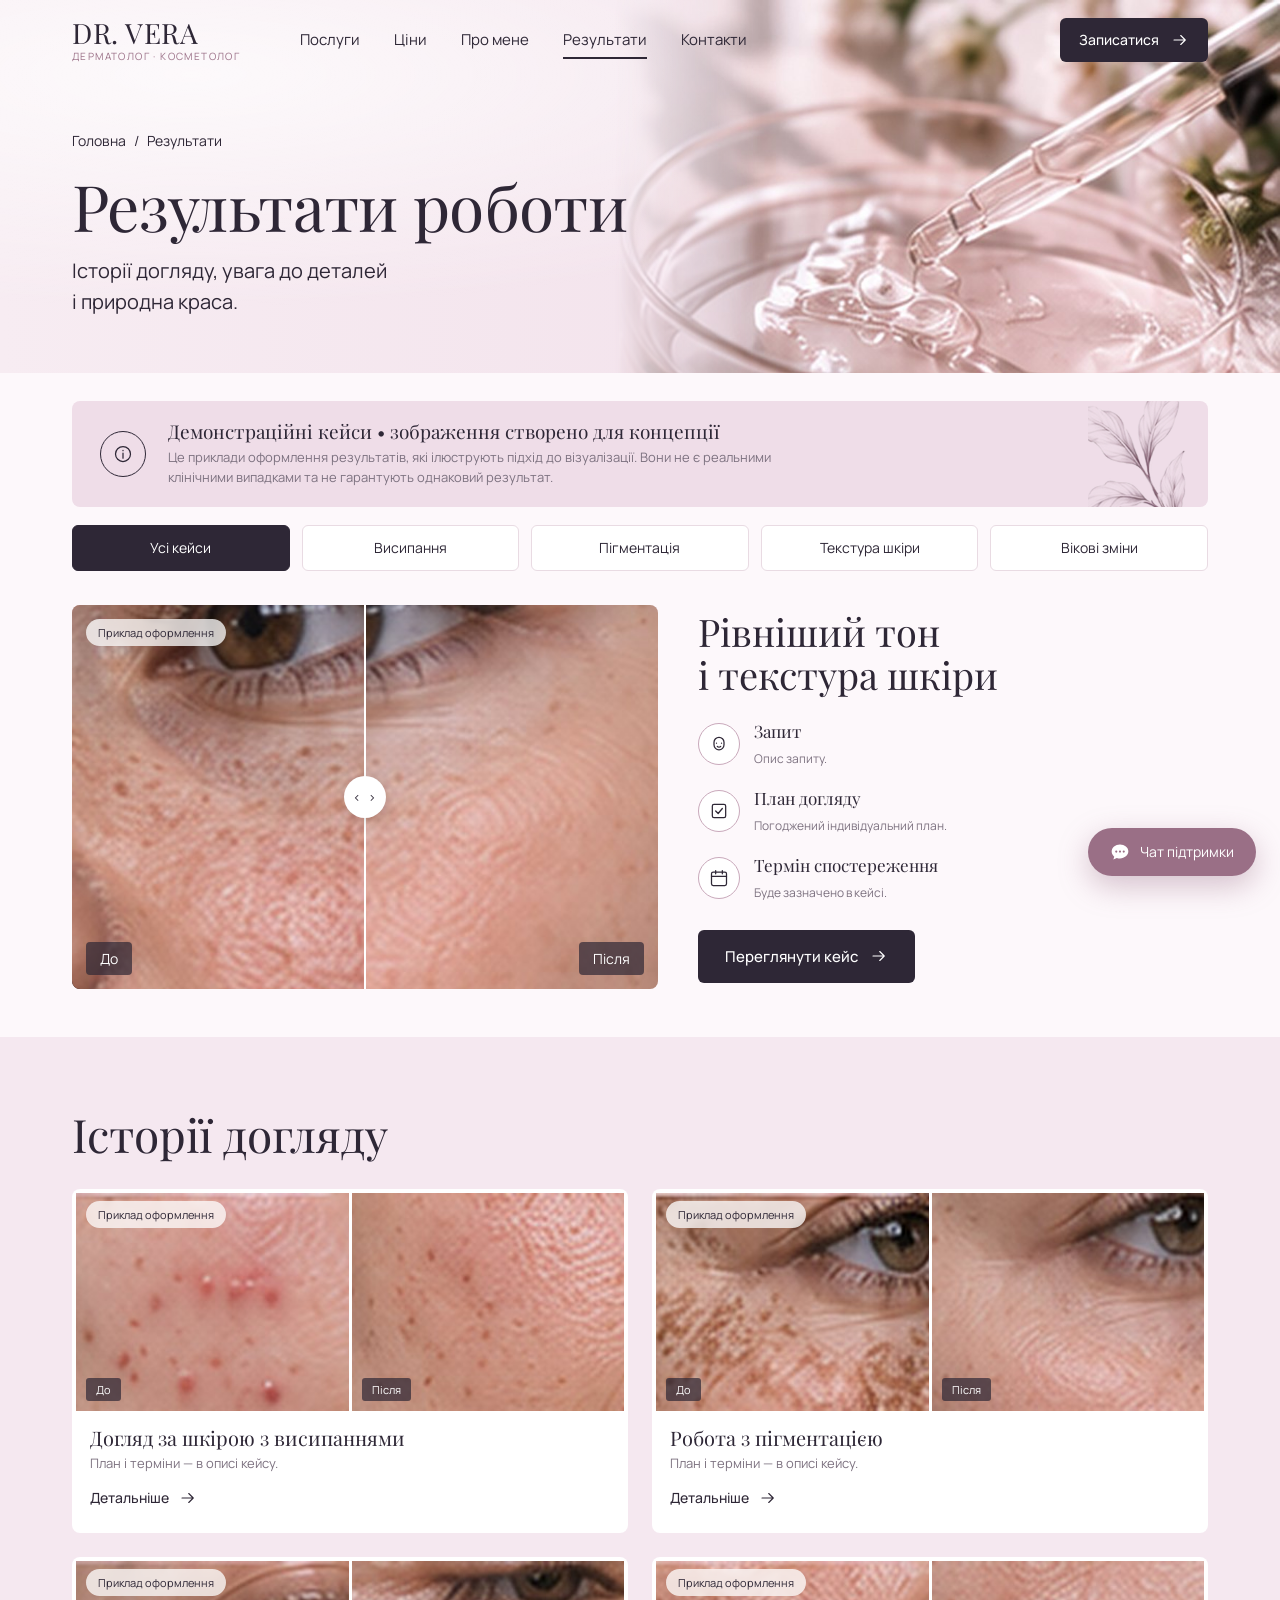
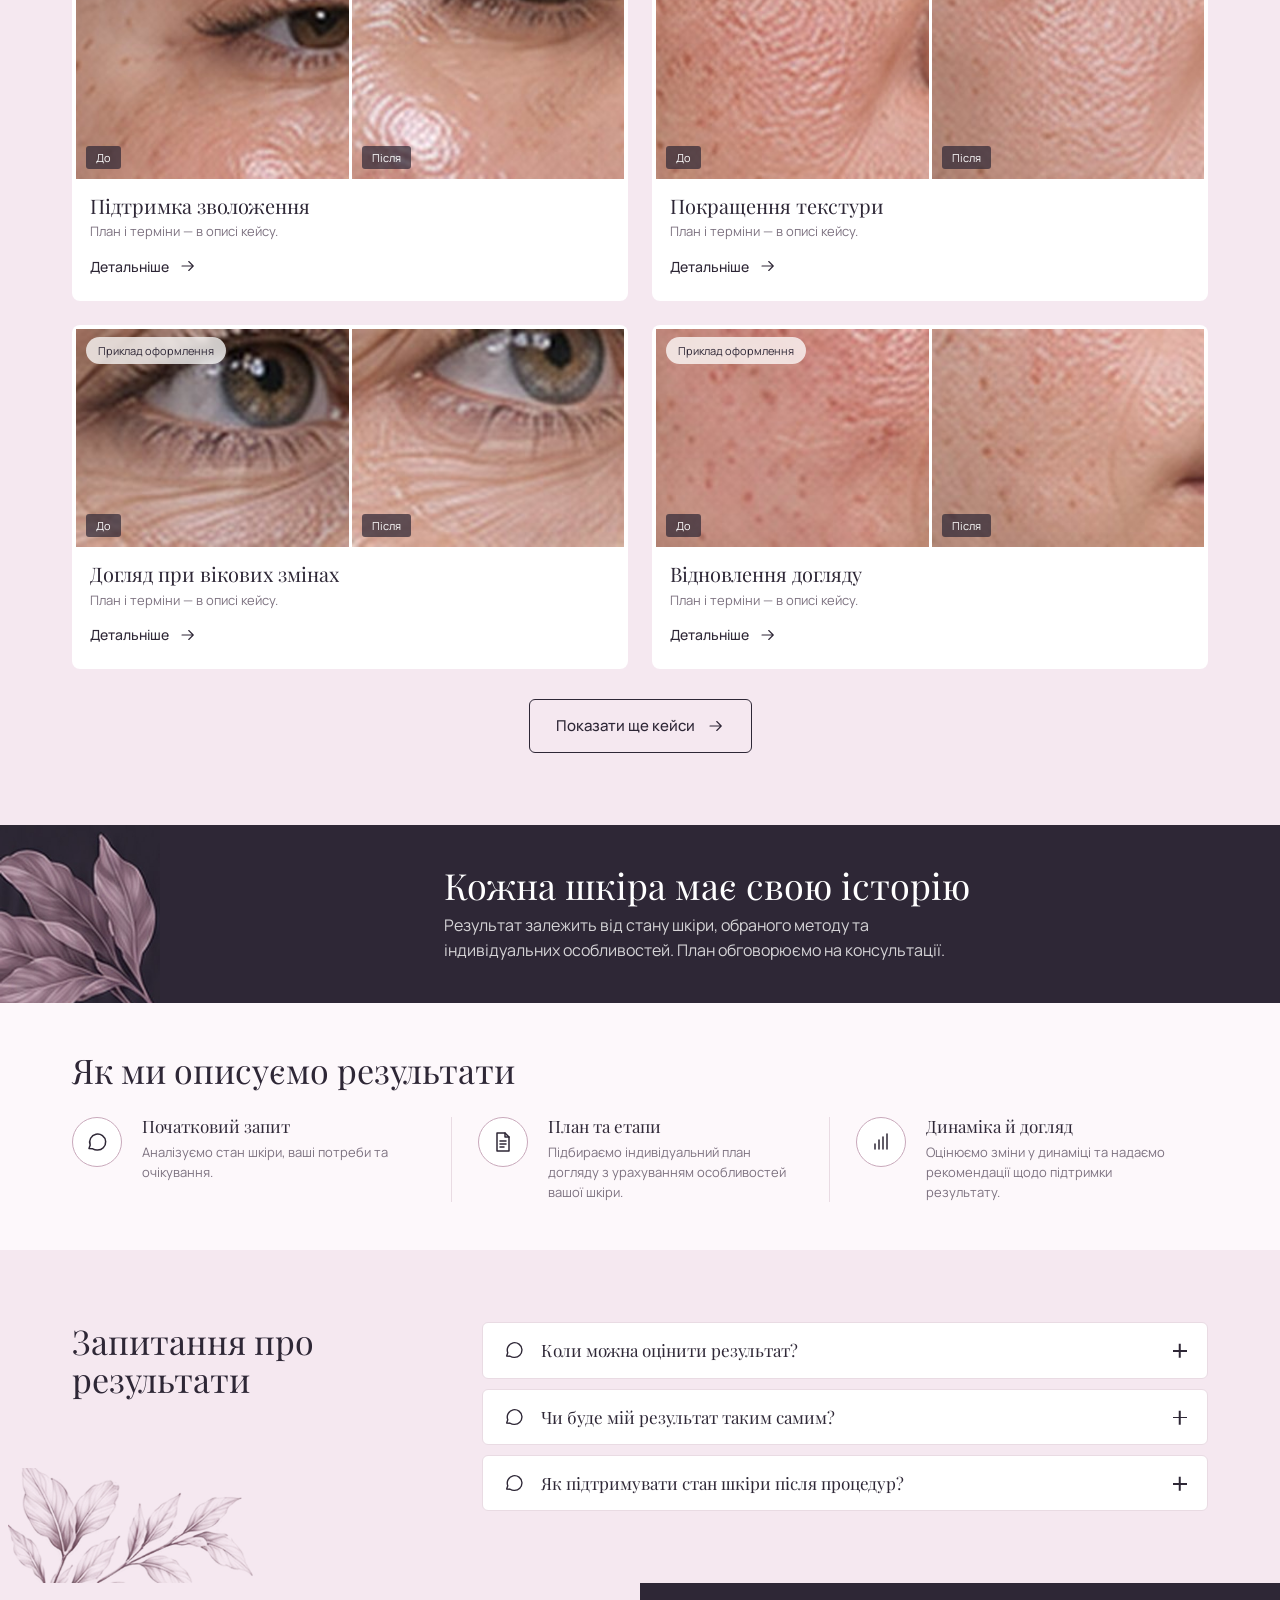
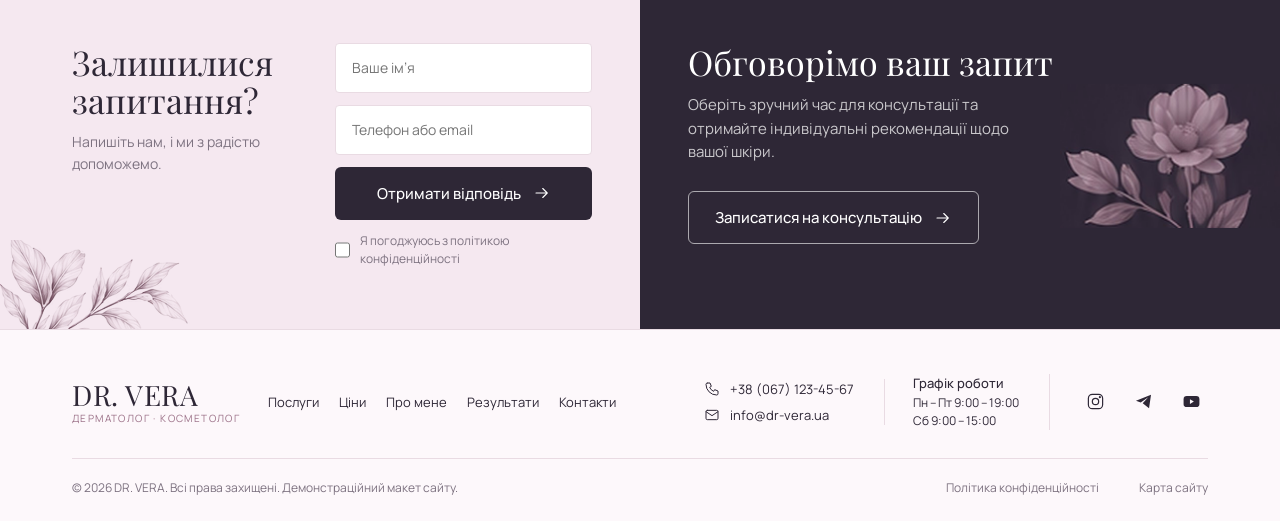
<file: results.html>
<!DOCTYPE html>
<html lang="uk">
<head>
  <meta charset="UTF-8">
  <meta name="viewport" content="width=device-width, initial-scale=1.0">
  <title>Результати — DR. VERA</title>
  <meta name="description" content="Демонстраційні кейси та історії догляду DR. VERA.">
  <link rel="preconnect" href="https://fonts.googleapis.com">
  <link rel="preconnect" href="https://fonts.gstatic.com" crossorigin>
  <link href="https://fonts.googleapis.com/css2?family=Manrope:wght@400;500;600&family=Marck+Script&family=Playfair+Display:wght@400;500&display=swap" rel="stylesheet">
  <link rel="icon" href="data:image/svg+xml,%3Csvg xmlns='http://www.w3.org/2000/svg' viewBox='0 0 32 32'%3E%3Crect width='32' height='32' rx='8' fill='%232e2736'/%3E%3Ctext x='16' y='22' font-family='Georgia' font-size='17' fill='%23f5e8f0' text-anchor='middle'%3EV%3C/text%3E%3C/svg%3E">
  <link rel="stylesheet" href="css/style.css">
</head>
<body>
<svg xmlns="http://www.w3.org/2000/svg" style="display:none">
  <symbol id="i-arrow" viewBox="0 0 24 24"><path d="M4 12h15M13 6l6 6-6 6"/></symbol>
  <symbol id="i-search" viewBox="0 0 24 24"><circle cx="11" cy="11" r="7"/><path d="M20 20l-4-4"/></symbol>
  <symbol id="i-leaf" viewBox="0 0 24 24"><path d="M5 19C5 10 10 4 20 4c0 10-6 15-15 15z"/><path d="M5 19L14 10"/></symbol>
  <symbol id="i-cap" viewBox="0 0 24 24"><path d="M2 9l10-5 10 5-10 5z"/><path d="M6 11v5c3 2.5 9 2.5 12 0v-5M22 9v6"/></symbol>
  <symbol id="i-heart" viewBox="0 0 24 24"><path d="M12 20s-8-4.8-8-11a4.5 4.5 0 018-2.8A4.5 4.5 0 0120 9c0 6.2-8 11-8 11z"/></symbol>
  <symbol id="i-chat" viewBox="0 0 24 24"><path d="M4 18.5l1.2-3.6A8 8 0 1112 20a8 8 0 01-4.2-1.2z"/></symbol>
  <symbol id="i-chat-fill" viewBox="0 0 24 24"><path d="M12 3C6.5 3 2 6.8 2 11.5c0 2.4 1.2 4.6 3.1 6.1L4 21l4.2-1.9c1.2.4 2.5.6 3.8.6 5.5 0 10-3.8 10-8.5S17.5 3 12 3zM7.5 12.8a1.3 1.3 0 110-2.6 1.3 1.3 0 010 2.6zm4.5 0a1.3 1.3 0 110-2.6 1.3 1.3 0 010 2.6zm4.5 0a1.3 1.3 0 110-2.6 1.3 1.3 0 010 2.6z"/></symbol>
  <symbol id="i-drop" viewBox="0 0 24 24"><path d="M12 3s6 6.7 6 11a6 6 0 01-12 0c0-4.3 6-11 6-11z"/></symbol>
  <symbol id="i-pulse" viewBox="0 0 24 24"><path d="M2 12h5l2-5 4 11 2.5-6H22"/></symbol>
  <symbol id="i-syringe" viewBox="0 0 24 24"><path d="M18 2l4 4M16 4l4 4M19 5l-9.5 9.5M14 6l4 4-8.5 8.5H5.5V14.5z"/><path d="M5.5 18.5L2 22M8 10l2 2M10.5 7.5l2 2"/></symbol>
  <symbol id="i-doc" viewBox="0 0 24 24"><path d="M14 3H6v18h12V7z"/><path d="M14 3v4h4M9 11h6M9 14h6M9 17h4"/></symbol>
  <symbol id="i-check" viewBox="0 0 24 24"><path d="M5 12.5l4.5 4.5L19 7.5"/></symbol>
  <symbol id="i-phone" viewBox="0 0 24 24"><path d="M5 3h4l2 5-2.5 1.5a11 11 0 006 6L16 13l5 2v4a2 2 0 01-2 2A16 16 0 013 5a2 2 0 012-2"/></symbol>
  <symbol id="i-mail" viewBox="0 0 24 24"><rect x="3" y="5" width="18" height="14" rx="2"/><path d="M3 7l9 6 9-6"/></symbol>
  <symbol id="i-clock" viewBox="0 0 24 24"><circle cx="12" cy="12" r="9"/><path d="M12 7v5l3 2"/></symbol>
  <symbol id="i-pin" viewBox="0 0 24 24"><path d="M12 21s-7-6.3-7-12a7 7 0 0114 0c0 5.7-7 12-7 12z"/><circle cx="12" cy="9" r="2.5"/></symbol>
  <symbol id="i-send" viewBox="0 0 24 24"><path d="M21 3L3 10.5l7 3 3 7.5z"/><path d="M21 3L10 13.5"/></symbol>
  <symbol id="i-insta" viewBox="0 0 24 24"><rect x="3" y="3" width="18" height="18" rx="5"/><circle cx="12" cy="12" r="4"/><circle cx="17.5" cy="6.5" r=".6" fill="currentColor"/></symbol>
  <symbol id="i-tg" viewBox="0 0 24 24"><path d="M21.5 3.5L2.5 11l6 2.2L18 6.5l-7 7.8 8 6.2z" fill="currentColor" stroke="none"/></symbol>
  <symbol id="i-yt" viewBox="0 0 24 24"><rect x="2" y="5" width="20" height="14" rx="4" fill="currentColor" stroke="none"/><path d="M10 9l5 3-5 3z" fill="#fdf8fb" stroke="none"/></symbol>
  <symbol id="i-shield" viewBox="0 0 24 24"><path d="M12 3l8 3v6c0 5-3.5 8-8 9-4.5-1-8-4-8-9V6z"/><path d="M8.5 12l2.5 2.5 4.5-5"/></symbol>
  <symbol id="i-book" viewBox="0 0 24 24"><path d="M12 6.5C10 5 7 4.5 3 5v13c4-.5 7 0 9 1.5 2-1.5 5-2 9-1.5V5c-4-.5-7 0-9 1.5zM12 6.5v13"/></symbol>
  <symbol id="i-bars" viewBox="0 0 24 24"><path d="M6 19v-5M10 19V10M14 19V7M18 19V4"/></symbol>
  <symbol id="i-coins" viewBox="0 0 24 24"><ellipse cx="10" cy="6" rx="6" ry="2.5"/><path d="M4 6v4c0 1.4 2.7 2.5 6 2.5s6-1.1 6-2.5V6M4 10v4c0 1.4 2.7 2.5 6 2.5M4 14v4c0 1.4 2.7 2.5 6 2.5"/><ellipse cx="16" cy="15" rx="5" ry="2"/><path d="M11 15v3.5c0 1.1 2.2 2 5 2s5-.9 5-2V15"/></symbol>
  <symbol id="i-jar" viewBox="0 0 24 24"><rect x="6" y="3" width="12" height="4" rx="1"/><path d="M7 7h10a2 2 0 012 2v10a2 2 0 01-2 2H7a2 2 0 01-2-2V9a2 2 0 012-2zM8 12h8v4H8z"/></symbol>
  <symbol id="i-user" viewBox="0 0 24 24"><circle cx="12" cy="8" r="4"/><path d="M4 21a8 8 0 0116 0"/></symbol>
  <symbol id="i-info" viewBox="0 0 24 24"><circle cx="12" cy="12" r="9"/><path d="M12 11v6M12 7.5v.5"/></symbol>
  <symbol id="i-door" viewBox="0 0 24 24"><path d="M6 21V3h12v18M3 21h18M14 12v1"/></symbol>
  <symbol id="i-car" viewBox="0 0 24 24"><path d="M5 11l2-5h10l2 5M3 11h18v6H3zM6 17v2M18 17v2"/><circle cx="7" cy="14" r="1"/><circle cx="17" cy="14" r="1"/></symbol>
  <symbol id="i-access" viewBox="0 0 24 24"><circle cx="11" cy="4" r="1.6"/><path d="M11 7v7h6l2 5M11 10h5M8 10.5A5.5 5.5 0 1015 19"/></symbol>
  <symbol id="i-lock" viewBox="0 0 24 24"><rect x="5" y="10" width="14" height="11" rx="2"/><path d="M8 10V7a4 4 0 018 0v3M12 14v3"/></symbol>
  <symbol id="i-lotus" viewBox="0 0 24 24"><path d="M12 19c-3-2-4-5-4-8 0-2 2-5 4-7 2 2 4 5 4 7 0 3-1 6-4 8z"/><path d="M12 19c-4 0-8-2-10-6 2-1 4-1 6 0M12 19c4 0 8-2 10-6-2-1-4-1-6 0"/></symbol>
  <symbol id="i-face" viewBox="0 0 24 24"><path d="M6 10a6 6 0 0112 0v3a6 6 0 01-12 0z"/><path d="M10 15c1 .8 3 .8 4 0M9 11h.01M15 11h.01"/></symbol>
  <symbol id="i-plan" viewBox="0 0 24 24"><rect x="4" y="4" width="16" height="16" rx="2"/><path d="M8 12l3 3 5-6"/></symbol>
  <symbol id="i-calendar" viewBox="0 0 24 24"><rect x="3" y="5" width="18" height="16" rx="2"/><path d="M3 10h18M8 3v4M16 3v4"/></symbol>
  <symbol id="i-left" viewBox="0 0 24 24"><path d="M15 6l-6 6 6 6"/></symbol>
  <symbol id="i-right" viewBox="0 0 24 24"><path d="M9 6l6 6-6 6"/></symbol>
  <symbol id="i-viber" viewBox="0 0 24 24"><path d="M12 3c-5 0-8 2-8 7.5 0 3 1 5 3 6V20l3-2.5c.6.1 1.3.1 2 .1 5 0 8-2 8-7.6S17 3 12 3z"/><path d="M9.5 8c0 3 2.5 5.5 5.5 5.5"/></symbol>
</svg>
<header class="header">
  <div class="container header__inner">
    <a href="index.html" class="logo" aria-label="DR. VERA — на головну">
      <span class="logo__name">DR. VERA</span><span class="logo__sub">дерматолог · косметолог</span>
    </a>
    <nav class="nav" aria-label="Головне меню"><a href="services.html">Послуги</a><a href="prices.html">Ціни</a><a href="about.html">Про мене</a><a href="results.html" class="active">Результати</a><a href="contacts.html">Контакти</a></nav>
    <a href="#" class="btn btn--dark btn--sm header__cta" data-book>Записатися <svg class="i"><use href="#i-arrow"></use></svg></a>
    <button class="burger" aria-label="Відкрити меню"><span></span><span></span><span></span></button>
  </div>
</header>
<main>

<section class="hero hero--short">
  <img class="hero__img" src="img/hero-results.jpg" alt="Сироватка з піпеткою">
  <div class="container">
    <nav class="breadcrumbs"><a href="index.html">Головна</a>/<span>Результати</span></nav>
    <h1 class="h1">Результати роботи</h1>
    <p class="lead">Історії догляду, увага до деталей<br>і природна краса.</p>
  </div>
</section>

<section class="section section--tight" style="padding-top:28px">
  <div class="container">
    <div class="notice-box">
      <span class="circle"><svg class="i"><use href="#i-info"></use></svg></span>
      <div><h4>Демонстраційні кейси • зображення створено для концепції</h4><p>Це приклади оформлення результатів, які ілюструють підхід до візуалізації. Вони не є реальними клінічними випадками та не гарантують однаковий результат.</p></div>
      <img class="deco-leaf" src="img/leaf-branch.png" alt="">
    </div>
    <div class="filters" style="margin-bottom:34px">
      <button class="filter active" data-filter="all">Усі кейси</button>
      <button class="filter" data-filter="acne">Висипання</button>
      <button class="filter" data-filter="pigment">Пігментація</button>
      <button class="filter" data-filter="texture">Текстура шкіри</button>
      <button class="filter" data-filter="age">Вікові зміни</button>
    </div>
    <div class="case-hero">
      <div class="ba">
        <img src="img/ba-after.jpg" alt="Після">
        <img class="ba__before" src="img/ba-before.jpg" alt="До">
        <span class="ba__line"></span><span class="ba__handle">‹ ›</span>
        <span class="tag">Приклад оформлення</span>
        <span class="ba__label ba__label--l">До</span><span class="ba__label ba__label--r">Після</span>
        <input class="ba__range" type="range" min="0" max="100" value="50" aria-label="Порівняти до та після">
      </div>
      <div class="reveal">
        <h2 class="h2">Рівніший тон<br>і текстура шкіри</h2>
        <ul class="case-meta">
          <li><span class="circle"><svg class="i"><use href="#i-face"></use></svg></span><div><b>Запит</b><small>Опис запиту.</small></div></li>
          <li><span class="circle"><svg class="i"><use href="#i-plan"></use></svg></span><div><b>План догляду</b><small>Погоджений індивідуальний план.</small></div></li>
          <li><span class="circle"><svg class="i"><use href="#i-calendar"></use></svg></span><div><b>Термін спостереження</b><small>Буде зазначено в кейсі.</small></div></li>
        </ul>
        <a href="#" class="btn btn--dark" data-title="Рівніший тон і текстура шкіри" data-label="Демонстраційний кейс" data-img="img/ba-after.jpg" data-service="Первинна консультація"
           data-info="Перетягніть повзунок на фото, щоб порівняти «до» та «після». У повній версії тут буде детальний опис запиту, плану догляду та етапів.">Переглянути кейс <svg class="i"><use href="#i-arrow"></use></svg></a>
      </div>
    </div>
  </div>
</section>

<section class="section section--pink">
  <div class="container">
    <h2 class="h2" style="margin-bottom:28px">Історії догляду</h2>
    <div class="grid grid-2" data-filter-scope><article class="case-card reveal" data-cat="acne" data-card>
  <div class="case-card__imgs"><img src="img/case-acne-before.jpg" alt="До" loading="lazy"><img src="img/case-acne-after.jpg" alt="Після" loading="lazy">
    <span class="tag">Приклад оформлення</span><span class="lbl lbl--l">До</span><span class="lbl lbl--r">Після</span></div>
  <div class="case-card__body"><h4>Догляд за шкірою з висипаннями</h4><p>План і терміни — в описі кейсу.</p>
    <a href="#" class="link-arrow link-arrow--plain" data-label="Висипання · демонстраційний кейс" data-img="img/case-acne-after.jpg" data-service="Первинна консультація"
       data-info="Тут буде опис кейсу: початковий запит, погоджений план догляду, етапи та термін спостереження. Зображення створено для концепції і не є реальним клінічним випадком.">Детальніше <svg class="i"><use href="#i-arrow"></use></svg></a></div></article><article class="case-card reveal" data-cat="pigment" data-card>
  <div class="case-card__imgs"><img src="img/case-pigment-before.jpg" alt="До" loading="lazy"><img src="img/case-pigment-after.jpg" alt="Після" loading="lazy">
    <span class="tag">Приклад оформлення</span><span class="lbl lbl--l">До</span><span class="lbl lbl--r">Після</span></div>
  <div class="case-card__body"><h4>Робота з пігментацією</h4><p>План і терміни — в описі кейсу.</p>
    <a href="#" class="link-arrow link-arrow--plain" data-label="Пігментація · демонстраційний кейс" data-img="img/case-pigment-after.jpg" data-service="Первинна консультація"
       data-info="Тут буде опис кейсу: початковий запит, погоджений план догляду, етапи та термін спостереження. Зображення створено для концепції і не є реальним клінічним випадком.">Детальніше <svg class="i"><use href="#i-arrow"></use></svg></a></div></article><article class="case-card reveal" data-cat="texture" data-card>
  <div class="case-card__imgs"><img src="img/case-moisture-before.jpg" alt="До" loading="lazy"><img src="img/case-moisture-after.jpg" alt="Після" loading="lazy">
    <span class="tag">Приклад оформлення</span><span class="lbl lbl--l">До</span><span class="lbl lbl--r">Після</span></div>
  <div class="case-card__body"><h4>Підтримка зволоження</h4><p>План і терміни — в описі кейсу.</p>
    <a href="#" class="link-arrow link-arrow--plain" data-label="Текстура шкіри · демонстраційний кейс" data-img="img/case-moisture-after.jpg" data-service="Первинна консультація"
       data-info="Тут буде опис кейсу: початковий запит, погоджений план догляду, етапи та термін спостереження. Зображення створено для концепції і не є реальним клінічним випадком.">Детальніше <svg class="i"><use href="#i-arrow"></use></svg></a></div></article><article class="case-card reveal" data-cat="texture" data-card>
  <div class="case-card__imgs"><img src="img/case-texture-before.jpg" alt="До" loading="lazy"><img src="img/case-texture-after.jpg" alt="Після" loading="lazy">
    <span class="tag">Приклад оформлення</span><span class="lbl lbl--l">До</span><span class="lbl lbl--r">Після</span></div>
  <div class="case-card__body"><h4>Покращення текстури</h4><p>План і терміни — в описі кейсу.</p>
    <a href="#" class="link-arrow link-arrow--plain" data-label="Текстура шкіри · демонстраційний кейс" data-img="img/case-texture-after.jpg" data-service="Первинна консультація"
       data-info="Тут буде опис кейсу: початковий запит, погоджений план догляду, етапи та термін спостереження. Зображення створено для концепції і не є реальним клінічним випадком.">Детальніше <svg class="i"><use href="#i-arrow"></use></svg></a></div></article><article class="case-card reveal" data-cat="age" data-card>
  <div class="case-card__imgs"><img src="img/case-age-before.jpg" alt="До" loading="lazy"><img src="img/case-age-after.jpg" alt="Після" loading="lazy">
    <span class="tag">Приклад оформлення</span><span class="lbl lbl--l">До</span><span class="lbl lbl--r">Після</span></div>
  <div class="case-card__body"><h4>Догляд при вікових змінах</h4><p>План і терміни — в описі кейсу.</p>
    <a href="#" class="link-arrow link-arrow--plain" data-label="Вікові зміни · демонстраційний кейс" data-img="img/case-age-after.jpg" data-service="Первинна консультація"
       data-info="Тут буде опис кейсу: початковий запит, погоджений план догляду, етапи та термін спостереження. Зображення створено для концепції і не є реальним клінічним випадком.">Детальніше <svg class="i"><use href="#i-arrow"></use></svg></a></div></article><article class="case-card reveal" data-cat="acne texture" data-card>
  <div class="case-card__imgs"><img src="img/case-restore-before.jpg" alt="До" loading="lazy"><img src="img/case-restore-after.jpg" alt="Після" loading="lazy">
    <span class="tag">Приклад оформлення</span><span class="lbl lbl--l">До</span><span class="lbl lbl--r">Після</span></div>
  <div class="case-card__body"><h4>Відновлення догляду</h4><p>План і терміни — в описі кейсу.</p>
    <a href="#" class="link-arrow link-arrow--plain" data-label="Текстура шкіри · демонстраційний кейс" data-img="img/case-restore-after.jpg" data-service="Первинна консультація"
       data-info="Тут буде опис кейсу: початковий запит, погоджений план догляду, етапи та термін спостереження. Зображення створено для концепції і не є реальним клінічним випадком.">Детальніше <svg class="i"><use href="#i-arrow"></use></svg></a></div></article></div>
    <p class="empty-msg">Кейсів у цій категорії поки немає. <button class="link-arrow" data-reset>Показати всі</button></p>
    <div class="center" style="margin-top:30px"><a href="#" class="btn btn--outline" data-toast="Більше кейсів з’явиться у повній версії сайту">Показати ще кейси <svg class="i"><use href="#i-arrow"></use></svg></a></div>
  </div>
</section>

<section class="banner banner--center">
  <img class="deco-dark" src="img/leaf-dark.jpg" alt="">
  <div class="container"><div><h2>Кожна шкіра має свою історію</h2><p>Результат залежить від стану шкіри, обраного методу та індивідуальних особливостей. План обговорюємо на консультації.</p></div></div>
</section>

<section class="section section--tight" style="overflow:hidden">
  <div class="container" style="position:relative">
    <h2 class="h2" style="font-size:34px;margin-bottom:28px">Як ми описуємо результати</h2>
    <div class="how-desc">
      <div class="how-desc__item reveal"><span class="icon-circle"><svg class="i"><use href="#i-chat"></use></svg></span><div><h4>Початковий запит</h4><p>Аналізуємо стан шкіри, ваші потреби та очікування.</p></div></div>
      <div class="how-desc__item reveal"><span class="icon-circle"><svg class="i"><use href="#i-doc"></use></svg></span><div><h4>План та етапи</h4><p>Підбираємо індивідуальний план догляду з урахуванням особливостей вашої шкіри.</p></div></div>
      <div class="how-desc__item reveal"><span class="icon-circle"><svg class="i"><use href="#i-bars"></use></svg></span><div><h4>Динаміка й догляд</h4><p>Оцінюємо зміни у динаміці та надаємо рекомендації щодо підтримки результату.</p></div></div>
    </div>
  </div>
</section>

<section class="section section--pink">
  <div class="container faq-layout">
    <h2 class="h2" style="font-size:34px">Запитання про результати</h2>
    <div class="faq"><div class="faq__item">
  <button class="faq__q" type="button"><svg class="i"><use href="#i-chat"></use></svg><span>Коли можна оцінити результат?</span><i class="faq__plus"></i></button>
  <div class="faq__a"><p>Це залежить від процедури: деякі зміни помітні одразу, інші — через кілька тижнів після курсу.</p></div></div><div class="faq__item">
  <button class="faq__q" type="button"><svg class="i"><use href="#i-chat"></use></svg><span>Чи буде мій результат таким самим?</span><i class="faq__plus"></i></button>
  <div class="faq__a"><p>Ні, результат завжди індивідуальний і залежить від стану шкіри, методу та ваших особливостей.</p></div></div><div class="faq__item">
  <button class="faq__q" type="button"><svg class="i"><use href="#i-chat"></use></svg><span>Як підтримувати стан шкіри після процедур?</span><i class="faq__plus"></i></button>
  <div class="faq__a"><p>Дотримуйтеся рекомендацій лікаря щодо домашнього догляду та захисту від сонця.</p></div></div></div>
    <img class="deco-leaf" src="img/leaves.png" alt="">
  </div>
</section>

<section class="cta-split">
  <div class="cta-split__form">
    <img class="deco-leaf" src="img/leaves.png" alt="">
    <div><h2>Залишилися запитання?</h2><p>Напишіть нам, і ми з радістю допоможемо.</p></div>
    <form class="form" data-form="Дякуємо! Ми відповімо найближчим часом">
      <input class="input" name="name" placeholder="Ваше ім’я" required>
      <input class="input" name="contact" placeholder="Телефон або email" required>
      <button class="btn btn--dark" type="submit">Отримати відповідь <svg class="i"><use href="#i-arrow"></use></svg></button>
      <label class="check"><input type="checkbox" required> Я погоджуюсь з політикою конфіденційності</label>
    </form>
  </div>
  <div class="cta-split__dark">
    <img class="deco-dark" src="img/flower-dark.jpg" alt="">
    <h2>Обговорімо ваш запит</h2>
    <p>Оберіть зручний час для консультації та отримайте індивідуальні рекомендації щодо вашої шкіри.</p>
    <a href="#" class="btn btn--ghost-light" data-book>Записатися на консультацію <svg class="i"><use href="#i-arrow"></use></svg></a>
  </div>
</section>

</main>
<footer class="footer">
  <div class="container">
    <div class="footer__top">
      <a href="index.html" class="logo"><span class="logo__name">DR. VERA</span><span class="logo__sub">дерматолог · косметолог</span></a>
      <nav class="footer__nav"><a href="services.html">Послуги</a><a href="prices.html">Ціни</a><a href="about.html">Про мене</a><a href="results.html">Результати</a><a href="contacts.html">Контакти</a></nav>
      <div class="footer__contacts">
        <a href="tel:+380671234567"><svg class="i"><use href="#i-phone"></use></svg> +38 (067) 123-45-67</a>
        <a href="mailto:info@dr-vera.ua"><svg class="i"><use href="#i-mail"></use></svg> info@dr-vera.ua</a>
      </div>
      <div class="footer__hours"><b>Графік роботи</b><br>Пн – Пт 9:00 – 19:00<br>Сб 9:00 – 15:00</div>
      <div class="socials">
        <a href="#" aria-label="Instagram"><svg class="i"><use href="#i-insta"></use></svg></a>
        <a href="#" aria-label="Telegram"><svg class="i"><use href="#i-tg"></use></svg></a>
        <a href="#" aria-label="YouTube"><svg class="i"><use href="#i-yt"></use></svg></a>
      </div>
    </div>
    <div class="footer__bottom">
      <span>© 2026 DR. VERA. Всі права захищені. Демонстраційний макет сайту.</span>
      <nav><a href="#">Політика конфіденційності</a><a href="#">Карта сайту</a></nav>
    </div>
  </div>
</footer>
<script src="js/main.js"></script>
</body>
</html>
</file>
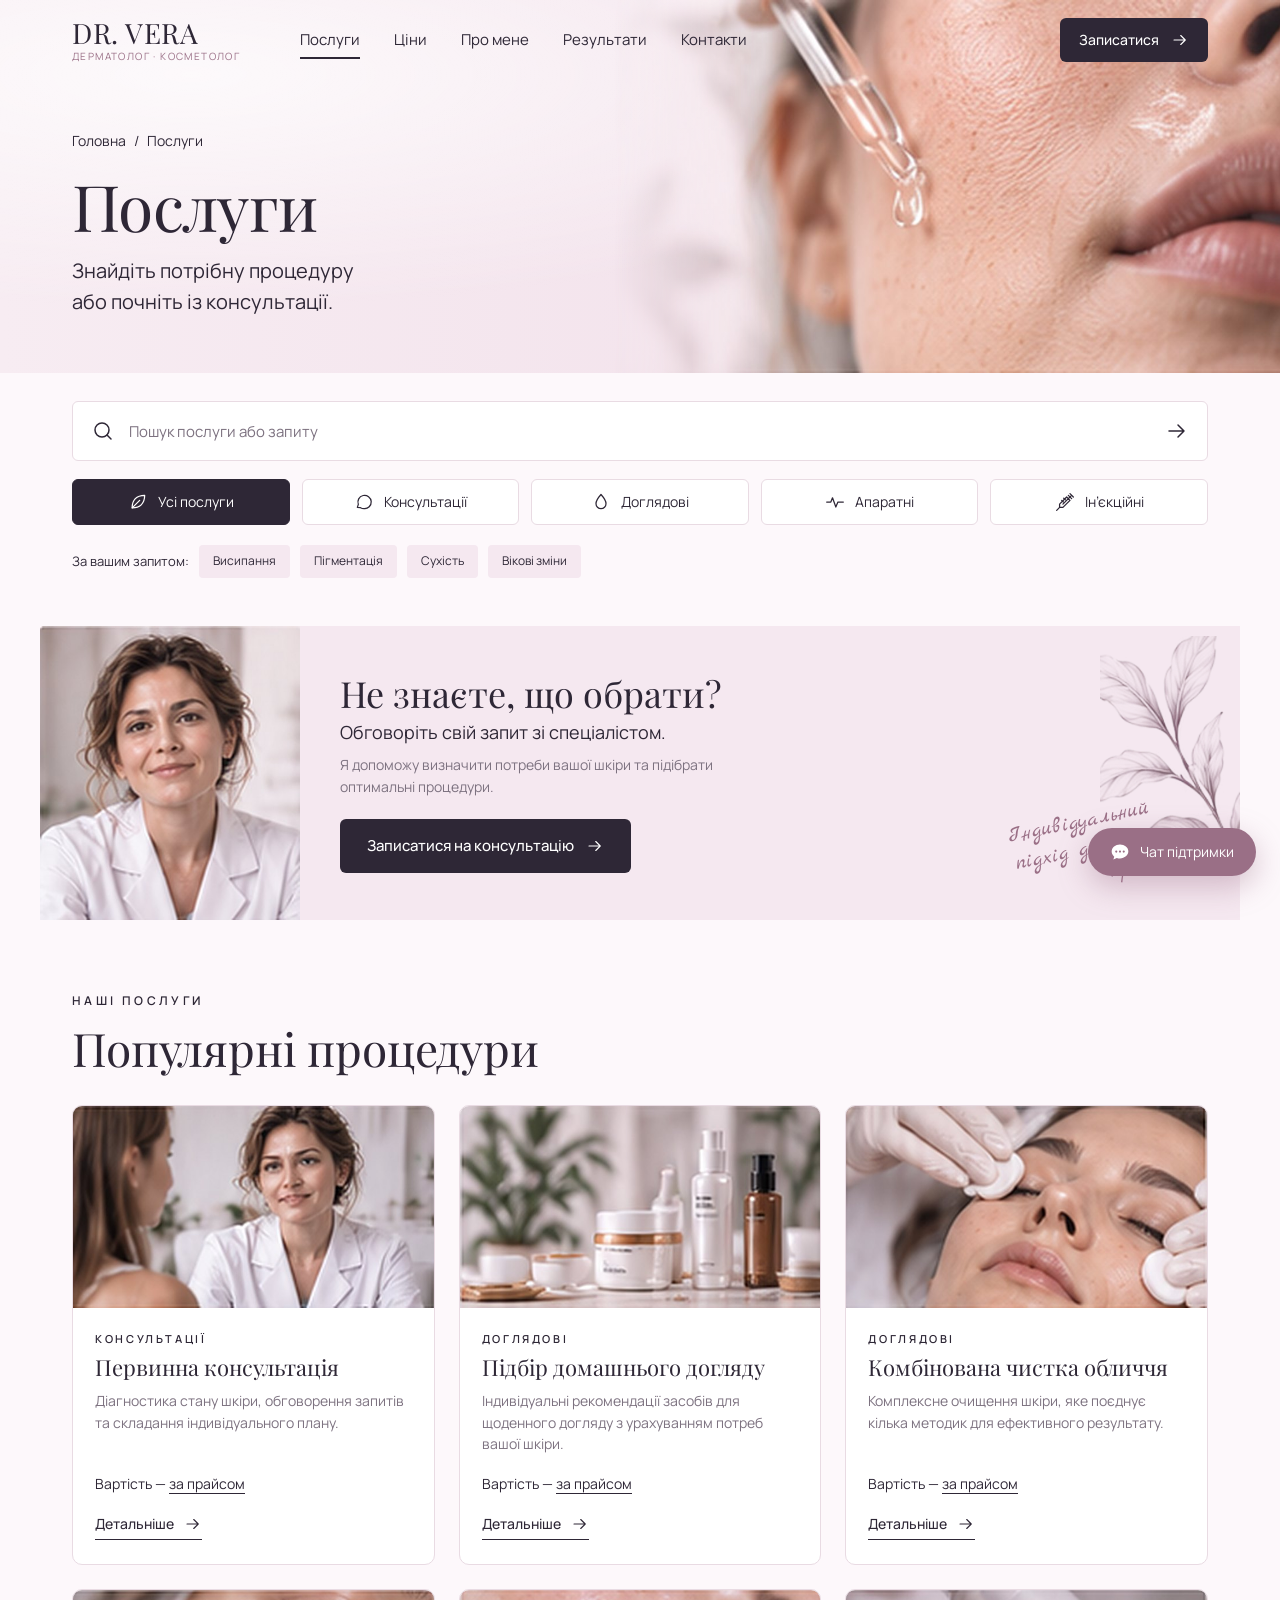
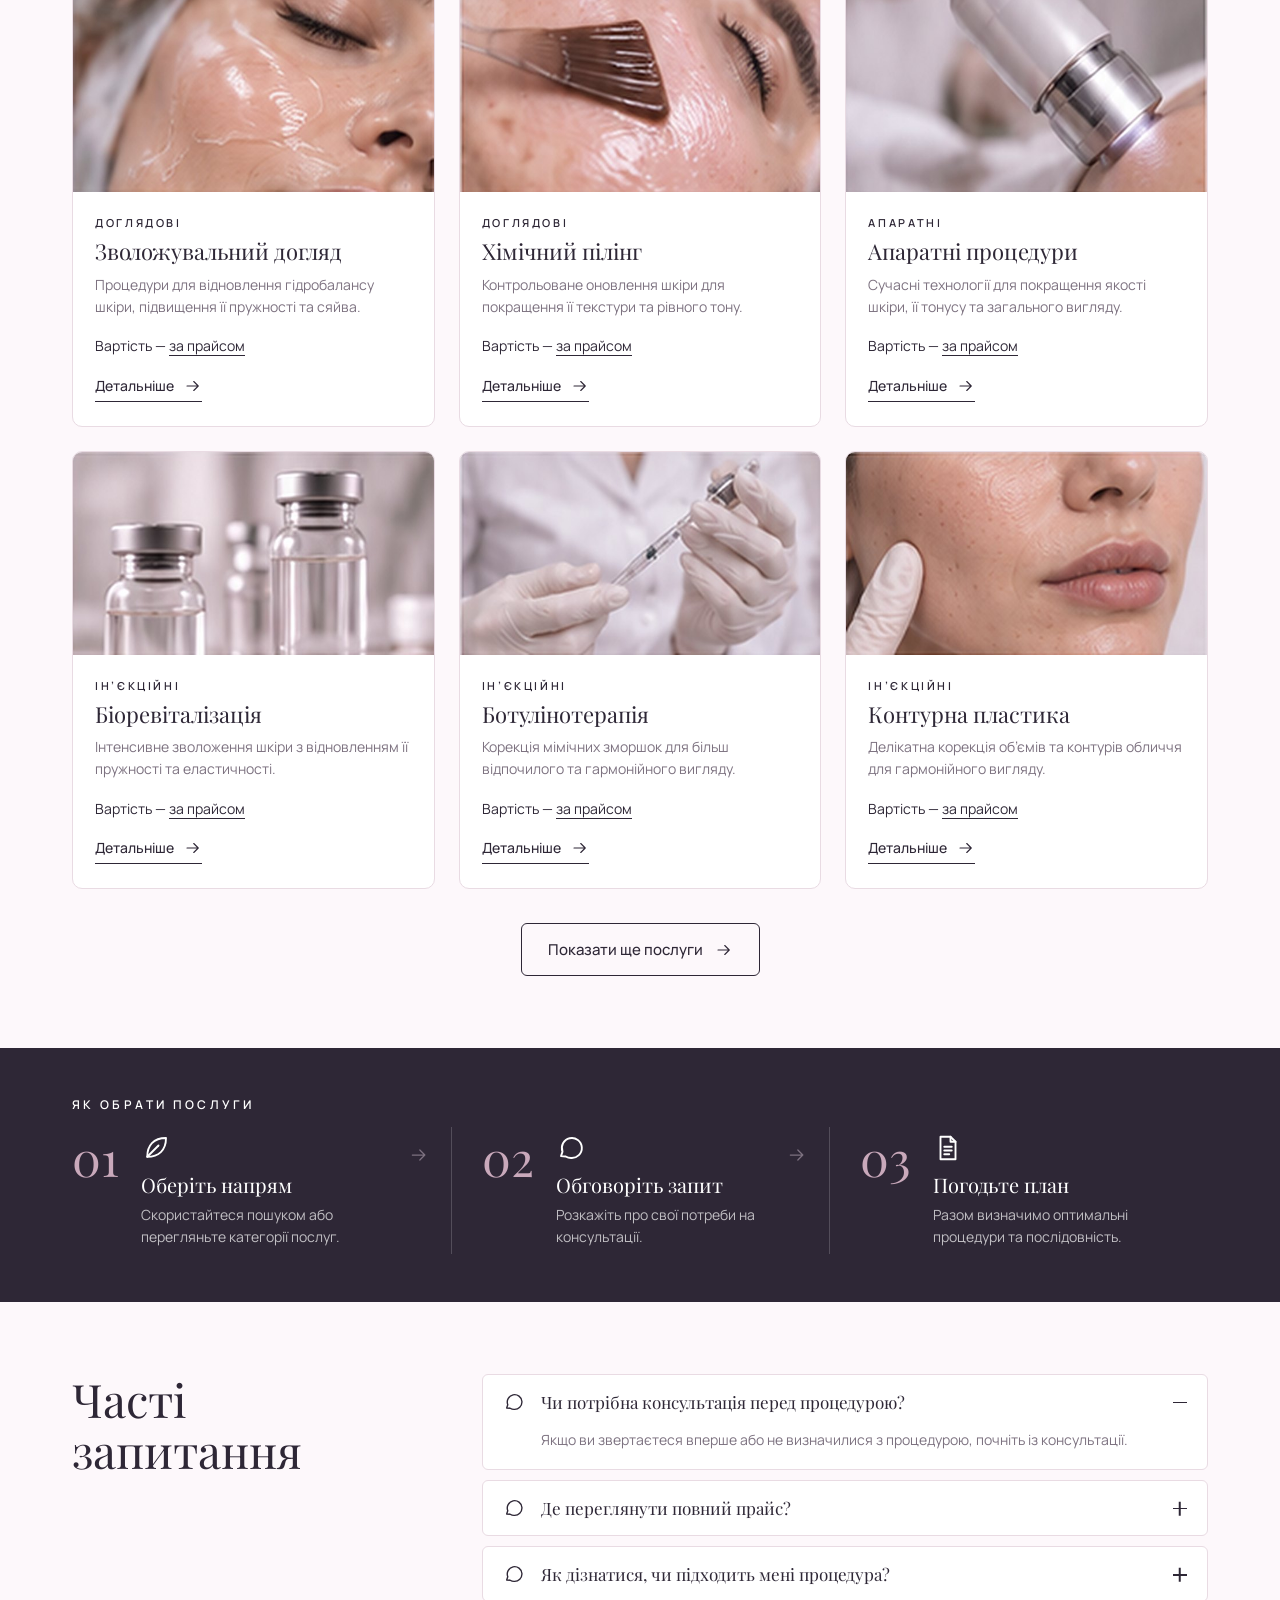
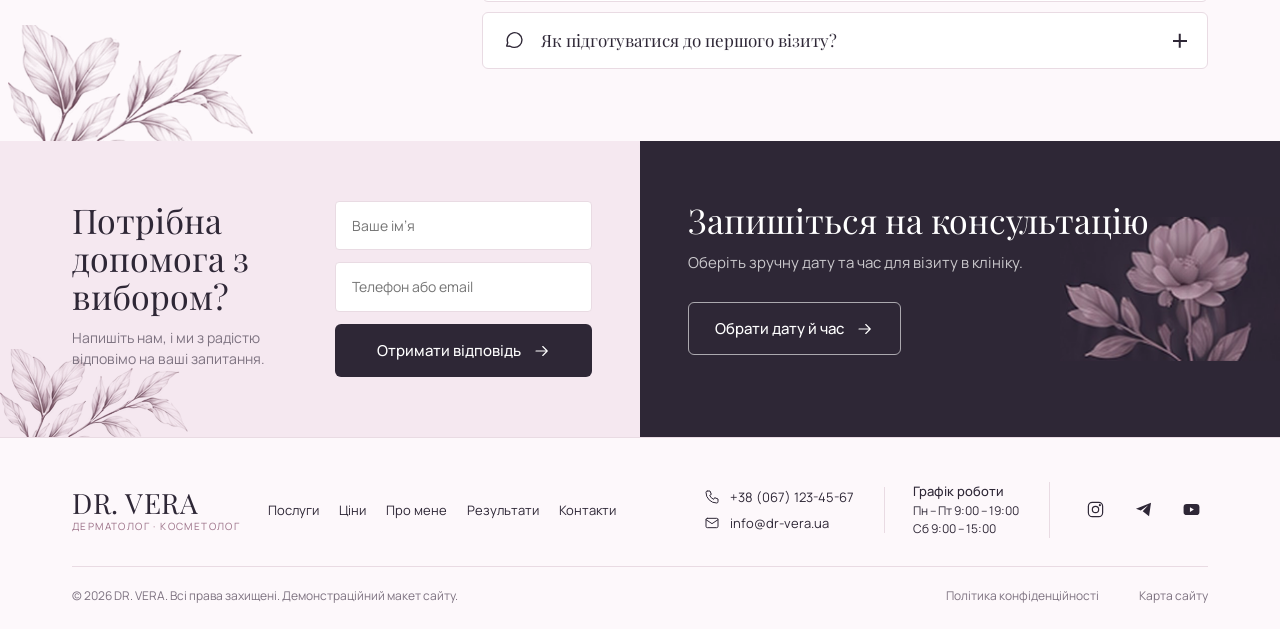
<file: services.html>
<!DOCTYPE html>
<html lang="uk">
<head>
  <meta charset="UTF-8">
  <meta name="viewport" content="width=device-width, initial-scale=1.0">
  <title>Послуги — DR. VERA</title>
  <meta name="description" content="Каталог послуг DR. VERA: консультації, доглядові, апаратні та ін’єкційні процедури.">
  <link rel="preconnect" href="https://fonts.googleapis.com">
  <link rel="preconnect" href="https://fonts.gstatic.com" crossorigin>
  <link href="https://fonts.googleapis.com/css2?family=Manrope:wght@400;500;600&family=Marck+Script&family=Playfair+Display:wght@400;500&display=swap" rel="stylesheet">
  <link rel="icon" href="data:image/svg+xml,%3Csvg xmlns='http://www.w3.org/2000/svg' viewBox='0 0 32 32'%3E%3Crect width='32' height='32' rx='8' fill='%232e2736'/%3E%3Ctext x='16' y='22' font-family='Georgia' font-size='17' fill='%23f5e8f0' text-anchor='middle'%3EV%3C/text%3E%3C/svg%3E">
  <link rel="stylesheet" href="css/style.css">
</head>
<body>
<svg xmlns="http://www.w3.org/2000/svg" style="display:none">
  <symbol id="i-arrow" viewBox="0 0 24 24"><path d="M4 12h15M13 6l6 6-6 6"/></symbol>
  <symbol id="i-search" viewBox="0 0 24 24"><circle cx="11" cy="11" r="7"/><path d="M20 20l-4-4"/></symbol>
  <symbol id="i-leaf" viewBox="0 0 24 24"><path d="M5 19C5 10 10 4 20 4c0 10-6 15-15 15z"/><path d="M5 19L14 10"/></symbol>
  <symbol id="i-cap" viewBox="0 0 24 24"><path d="M2 9l10-5 10 5-10 5z"/><path d="M6 11v5c3 2.5 9 2.5 12 0v-5M22 9v6"/></symbol>
  <symbol id="i-heart" viewBox="0 0 24 24"><path d="M12 20s-8-4.8-8-11a4.5 4.5 0 018-2.8A4.5 4.5 0 0120 9c0 6.2-8 11-8 11z"/></symbol>
  <symbol id="i-chat" viewBox="0 0 24 24"><path d="M4 18.5l1.2-3.6A8 8 0 1112 20a8 8 0 01-4.2-1.2z"/></symbol>
  <symbol id="i-chat-fill" viewBox="0 0 24 24"><path d="M12 3C6.5 3 2 6.8 2 11.5c0 2.4 1.2 4.6 3.1 6.1L4 21l4.2-1.9c1.2.4 2.5.6 3.8.6 5.5 0 10-3.8 10-8.5S17.5 3 12 3zM7.5 12.8a1.3 1.3 0 110-2.6 1.3 1.3 0 010 2.6zm4.5 0a1.3 1.3 0 110-2.6 1.3 1.3 0 010 2.6zm4.5 0a1.3 1.3 0 110-2.6 1.3 1.3 0 010 2.6z"/></symbol>
  <symbol id="i-drop" viewBox="0 0 24 24"><path d="M12 3s6 6.7 6 11a6 6 0 01-12 0c0-4.3 6-11 6-11z"/></symbol>
  <symbol id="i-pulse" viewBox="0 0 24 24"><path d="M2 12h5l2-5 4 11 2.5-6H22"/></symbol>
  <symbol id="i-syringe" viewBox="0 0 24 24"><path d="M18 2l4 4M16 4l4 4M19 5l-9.5 9.5M14 6l4 4-8.5 8.5H5.5V14.5z"/><path d="M5.5 18.5L2 22M8 10l2 2M10.5 7.5l2 2"/></symbol>
  <symbol id="i-doc" viewBox="0 0 24 24"><path d="M14 3H6v18h12V7z"/><path d="M14 3v4h4M9 11h6M9 14h6M9 17h4"/></symbol>
  <symbol id="i-check" viewBox="0 0 24 24"><path d="M5 12.5l4.5 4.5L19 7.5"/></symbol>
  <symbol id="i-phone" viewBox="0 0 24 24"><path d="M5 3h4l2 5-2.5 1.5a11 11 0 006 6L16 13l5 2v4a2 2 0 01-2 2A16 16 0 013 5a2 2 0 012-2"/></symbol>
  <symbol id="i-mail" viewBox="0 0 24 24"><rect x="3" y="5" width="18" height="14" rx="2"/><path d="M3 7l9 6 9-6"/></symbol>
  <symbol id="i-clock" viewBox="0 0 24 24"><circle cx="12" cy="12" r="9"/><path d="M12 7v5l3 2"/></symbol>
  <symbol id="i-pin" viewBox="0 0 24 24"><path d="M12 21s-7-6.3-7-12a7 7 0 0114 0c0 5.7-7 12-7 12z"/><circle cx="12" cy="9" r="2.5"/></symbol>
  <symbol id="i-send" viewBox="0 0 24 24"><path d="M21 3L3 10.5l7 3 3 7.5z"/><path d="M21 3L10 13.5"/></symbol>
  <symbol id="i-insta" viewBox="0 0 24 24"><rect x="3" y="3" width="18" height="18" rx="5"/><circle cx="12" cy="12" r="4"/><circle cx="17.5" cy="6.5" r=".6" fill="currentColor"/></symbol>
  <symbol id="i-tg" viewBox="0 0 24 24"><path d="M21.5 3.5L2.5 11l6 2.2L18 6.5l-7 7.8 8 6.2z" fill="currentColor" stroke="none"/></symbol>
  <symbol id="i-yt" viewBox="0 0 24 24"><rect x="2" y="5" width="20" height="14" rx="4" fill="currentColor" stroke="none"/><path d="M10 9l5 3-5 3z" fill="#fdf8fb" stroke="none"/></symbol>
  <symbol id="i-shield" viewBox="0 0 24 24"><path d="M12 3l8 3v6c0 5-3.5 8-8 9-4.5-1-8-4-8-9V6z"/><path d="M8.5 12l2.5 2.5 4.5-5"/></symbol>
  <symbol id="i-book" viewBox="0 0 24 24"><path d="M12 6.5C10 5 7 4.5 3 5v13c4-.5 7 0 9 1.5 2-1.5 5-2 9-1.5V5c-4-.5-7 0-9 1.5zM12 6.5v13"/></symbol>
  <symbol id="i-bars" viewBox="0 0 24 24"><path d="M6 19v-5M10 19V10M14 19V7M18 19V4"/></symbol>
  <symbol id="i-coins" viewBox="0 0 24 24"><ellipse cx="10" cy="6" rx="6" ry="2.5"/><path d="M4 6v4c0 1.4 2.7 2.5 6 2.5s6-1.1 6-2.5V6M4 10v4c0 1.4 2.7 2.5 6 2.5M4 14v4c0 1.4 2.7 2.5 6 2.5"/><ellipse cx="16" cy="15" rx="5" ry="2"/><path d="M11 15v3.5c0 1.1 2.2 2 5 2s5-.9 5-2V15"/></symbol>
  <symbol id="i-jar" viewBox="0 0 24 24"><rect x="6" y="3" width="12" height="4" rx="1"/><path d="M7 7h10a2 2 0 012 2v10a2 2 0 01-2 2H7a2 2 0 01-2-2V9a2 2 0 012-2zM8 12h8v4H8z"/></symbol>
  <symbol id="i-user" viewBox="0 0 24 24"><circle cx="12" cy="8" r="4"/><path d="M4 21a8 8 0 0116 0"/></symbol>
  <symbol id="i-info" viewBox="0 0 24 24"><circle cx="12" cy="12" r="9"/><path d="M12 11v6M12 7.5v.5"/></symbol>
  <symbol id="i-door" viewBox="0 0 24 24"><path d="M6 21V3h12v18M3 21h18M14 12v1"/></symbol>
  <symbol id="i-car" viewBox="0 0 24 24"><path d="M5 11l2-5h10l2 5M3 11h18v6H3zM6 17v2M18 17v2"/><circle cx="7" cy="14" r="1"/><circle cx="17" cy="14" r="1"/></symbol>
  <symbol id="i-access" viewBox="0 0 24 24"><circle cx="11" cy="4" r="1.6"/><path d="M11 7v7h6l2 5M11 10h5M8 10.5A5.5 5.5 0 1015 19"/></symbol>
  <symbol id="i-lock" viewBox="0 0 24 24"><rect x="5" y="10" width="14" height="11" rx="2"/><path d="M8 10V7a4 4 0 018 0v3M12 14v3"/></symbol>
  <symbol id="i-lotus" viewBox="0 0 24 24"><path d="M12 19c-3-2-4-5-4-8 0-2 2-5 4-7 2 2 4 5 4 7 0 3-1 6-4 8z"/><path d="M12 19c-4 0-8-2-10-6 2-1 4-1 6 0M12 19c4 0 8-2 10-6-2-1-4-1-6 0"/></symbol>
  <symbol id="i-face" viewBox="0 0 24 24"><path d="M6 10a6 6 0 0112 0v3a6 6 0 01-12 0z"/><path d="M10 15c1 .8 3 .8 4 0M9 11h.01M15 11h.01"/></symbol>
  <symbol id="i-plan" viewBox="0 0 24 24"><rect x="4" y="4" width="16" height="16" rx="2"/><path d="M8 12l3 3 5-6"/></symbol>
  <symbol id="i-calendar" viewBox="0 0 24 24"><rect x="3" y="5" width="18" height="16" rx="2"/><path d="M3 10h18M8 3v4M16 3v4"/></symbol>
  <symbol id="i-left" viewBox="0 0 24 24"><path d="M15 6l-6 6 6 6"/></symbol>
  <symbol id="i-right" viewBox="0 0 24 24"><path d="M9 6l6 6-6 6"/></symbol>
  <symbol id="i-viber" viewBox="0 0 24 24"><path d="M12 3c-5 0-8 2-8 7.5 0 3 1 5 3 6V20l3-2.5c.6.1 1.3.1 2 .1 5 0 8-2 8-7.6S17 3 12 3z"/><path d="M9.5 8c0 3 2.5 5.5 5.5 5.5"/></symbol>
</svg>
<header class="header">
  <div class="container header__inner">
    <a href="index.html" class="logo" aria-label="DR. VERA — на головну">
      <span class="logo__name">DR. VERA</span><span class="logo__sub">дерматолог · косметолог</span>
    </a>
    <nav class="nav" aria-label="Головне меню"><a href="services.html" class="active">Послуги</a><a href="prices.html">Ціни</a><a href="about.html">Про мене</a><a href="results.html">Результати</a><a href="contacts.html">Контакти</a></nav>
    <a href="#" class="btn btn--dark btn--sm header__cta" data-book>Записатися <svg class="i"><use href="#i-arrow"></use></svg></a>
    <button class="burger" aria-label="Відкрити меню"><span></span><span></span><span></span></button>
  </div>
</header>
<main>

<section class="hero hero--short">
  <img class="hero__img" src="img/hero-services.jpg" alt="Догляд за шкірою">
  <div class="container">
    <nav class="breadcrumbs"><a href="index.html">Головна</a>/<span>Послуги</span></nav>
    <h1 class="h1">Послуги</h1>
    <p class="lead">Знайдіть потрібну процедуру<br>або почніть із консультації.</p>
  </div>
</section>

<section class="section section--tight" style="padding-top:28px">
  <div class="container">
    <form class="search search--lg" role="search"><svg class="i"><use href="#i-search"></use></svg><input data-search placeholder="Пошук послуги або запиту" aria-label="Пошук послуги"><button type="submit" aria-label="Шукати"><svg class="i"><use href="#i-arrow"></use></svg></button></form>
    <div class="filters">
  <button class="filter active" data-filter="all"><svg class="i"><use href="#i-leaf"></use></svg> Усі послуги</button>
  <button class="filter" data-filter="consult"><svg class="i"><use href="#i-chat"></use></svg> Консультації</button>
  <button class="filter" data-filter="care"><svg class="i"><use href="#i-drop"></use></svg> Доглядові</button>
  <button class="filter" data-filter="hardware"><svg class="i"><use href="#i-pulse"></use></svg> Апаратні</button>
  <button class="filter" data-filter="inject"><svg class="i"><use href="#i-syringe"></use></svg> Ін’єкційні</button>
</div>
    <div class="chips">За вашим запитом:
      <button class="chip" data-concern="висипання">Висипання</button><button class="chip" data-concern="пігментація">Пігментація</button>
      <button class="chip" data-concern="сухість">Сухість</button><button class="chip" data-concern="вікові">Вікові зміни</button>
    </div>
  </div>
</section>

<section class="container" style="padding:0">
  <div class="promo">
    <div class="promo__img"><img src="img/doctor-small.jpg" alt="Лікарка DR. VERA" loading="lazy"></div>
    <div class="promo__body">
      <h2 class="h2">Не знаєте, що обрати?</h2>
      <h4>Обговоріть свій запит зі спеціалістом.</h4>
      <p>Я допоможу визначити потреби вашої шкіри та підібрати оптимальні процедури.</p>
      <a href="#" class="btn btn--dark" data-book="Первинна консультація">Записатися на консультацію <svg class="i"><use href="#i-arrow"></use></svg></a>
    </div>
    <img class="deco-leaf deco-leaf--tr" src="img/leaf-branch.png" alt="">
    <p class="script split__script">Індивідуальний<br>підхід до вашої<br>краси</p>
  </div>
</section>

<section class="section" id="list">
  <div class="container">
    <span class="eyebrow">Наші послуги</span>
    <h2 class="h2" style="margin-bottom:30px">Популярні процедури</h2>
    <div class="grid grid-3" data-filter-scope><article class="card card--proc" data-cat="consult" data-tags="висипання пігментація сухість вікові консультація" data-card>
  <div class="card__img"><img src="img/proc-consult.jpg" alt="Первинна консультація" loading="lazy"></div>
  <div class="card__body"><span class="card__cat">Консультації</span><h3 class="card__title">Первинна консультація</h3><p class="card__text">Діагностика стану шкіри, обговорення запитів та складання індивідуального плану.</p>
  <p class="card__price">Вартість — <a href="prices.html?q=Первинна консультація" style="border-bottom:1px solid currentColor">за прайсом</a></p>
  <a href="#" class="link-arrow" data-info="Діагностика стану шкіри, обговорення запитів та складання індивідуального плану. Тривалість, протипоказання та особливості процедури лікар пояснить на консультації.">Детальніше <svg class="i"><use href="#i-arrow"></use></svg></a></div></article><article class="card card--proc" data-cat="care" data-tags="сухість висипання" data-card>
  <div class="card__img"><img src="img/proc-home-care.jpg" alt="Підбір домашнього догляду" loading="lazy"></div>
  <div class="card__body"><span class="card__cat">Доглядові</span><h3 class="card__title">Підбір домашнього догляду</h3><p class="card__text">Індивідуальні рекомендації засобів для щоденного догляду з урахуванням потреб вашої шкіри.</p>
  <p class="card__price">Вартість — <a href="prices.html?q=Підбір домашнього догляду" style="border-bottom:1px solid currentColor">за прайсом</a></p>
  <a href="#" class="link-arrow" data-info="Індивідуальні рекомендації засобів для щоденного догляду з урахуванням потреб вашої шкіри. Тривалість, протипоказання та особливості процедури лікар пояснить на консультації.">Детальніше <svg class="i"><use href="#i-arrow"></use></svg></a></div></article><article class="card card--proc" data-cat="care" data-tags="висипання" data-card>
  <div class="card__img"><img src="img/proc-cleaning.jpg" alt="Комбінована чистка обличчя" loading="lazy"></div>
  <div class="card__body"><span class="card__cat">Доглядові</span><h3 class="card__title">Комбінована чистка обличчя</h3><p class="card__text">Комплексне очищення шкіри, яке поєднує кілька методик для ефективного результату.</p>
  <p class="card__price">Вартість — <a href="prices.html?q=Комбінована чистка обличчя" style="border-bottom:1px solid currentColor">за прайсом</a></p>
  <a href="#" class="link-arrow" data-info="Комплексне очищення шкіри, яке поєднує кілька методик для ефективного результату. Тривалість, протипоказання та особливості процедури лікар пояснить на консультації.">Детальніше <svg class="i"><use href="#i-arrow"></use></svg></a></div></article><article class="card card--proc" data-cat="care" data-tags="сухість" data-card>
  <div class="card__img"><img src="img/proc-moisture.jpg" alt="Зволожувальний догляд" loading="lazy"></div>
  <div class="card__body"><span class="card__cat">Доглядові</span><h3 class="card__title">Зволожувальний догляд</h3><p class="card__text">Процедури для відновлення гідробалансу шкіри, підвищення її пружності та сяйва.</p>
  <p class="card__price">Вартість — <a href="prices.html?q=Зволожувальний догляд" style="border-bottom:1px solid currentColor">за прайсом</a></p>
  <a href="#" class="link-arrow" data-info="Процедури для відновлення гідробалансу шкіри, підвищення її пружності та сяйва. Тривалість, протипоказання та особливості процедури лікар пояснить на консультації.">Детальніше <svg class="i"><use href="#i-arrow"></use></svg></a></div></article><article class="card card--proc" data-cat="care" data-tags="пігментація висипання" data-card>
  <div class="card__img"><img src="img/proc-peel.jpg" alt="Хімічний пілінг" loading="lazy"></div>
  <div class="card__body"><span class="card__cat">Доглядові</span><h3 class="card__title">Хімічний пілінг</h3><p class="card__text">Контрольоване оновлення шкіри для покращення її текстури та рівного тону.</p>
  <p class="card__price">Вартість — <a href="prices.html?q=Хімічний пілінг" style="border-bottom:1px solid currentColor">за прайсом</a></p>
  <a href="#" class="link-arrow" data-info="Контрольоване оновлення шкіри для покращення її текстури та рівного тону. Тривалість, протипоказання та особливості процедури лікар пояснить на консультації.">Детальніше <svg class="i"><use href="#i-arrow"></use></svg></a></div></article><article class="card card--proc" data-cat="hardware" data-tags="вікові пігментація" data-card>
  <div class="card__img"><img src="img/proc-hardware.jpg" alt="Апаратні процедури" loading="lazy"></div>
  <div class="card__body"><span class="card__cat">Апаратні</span><h3 class="card__title">Апаратні процедури</h3><p class="card__text">Сучасні технології для покращення якості шкіри, її тонусу та загального вигляду.</p>
  <p class="card__price">Вартість — <a href="prices.html?q=Апаратні процедури" style="border-bottom:1px solid currentColor">за прайсом</a></p>
  <a href="#" class="link-arrow" data-info="Сучасні технології для покращення якості шкіри, її тонусу та загального вигляду. Тривалість, протипоказання та особливості процедури лікар пояснить на консультації.">Детальніше <svg class="i"><use href="#i-arrow"></use></svg></a></div></article><article class="card card--proc" data-cat="inject" data-tags="сухість вікові" data-card>
  <div class="card__img"><img src="img/proc-biorevit.jpg" alt="Біоревіталізація" loading="lazy"></div>
  <div class="card__body"><span class="card__cat">Ін’єкційні</span><h3 class="card__title">Біоревіталізація</h3><p class="card__text">Інтенсивне зволоження шкіри з відновленням її пружності та еластичності.</p>
  <p class="card__price">Вартість — <a href="prices.html?q=Біоревіталізація" style="border-bottom:1px solid currentColor">за прайсом</a></p>
  <a href="#" class="link-arrow" data-info="Інтенсивне зволоження шкіри з відновленням її пружності та еластичності. Тривалість, протипоказання та особливості процедури лікар пояснить на консультації.">Детальніше <svg class="i"><use href="#i-arrow"></use></svg></a></div></article><article class="card card--proc" data-cat="inject" data-tags="вікові" data-card>
  <div class="card__img"><img src="img/proc-botox.jpg" alt="Ботулінотерапія" loading="lazy"></div>
  <div class="card__body"><span class="card__cat">Ін’єкційні</span><h3 class="card__title">Ботулінотерапія</h3><p class="card__text">Корекція мімічних зморшок для більш відпочилого та гармонійного вигляду.</p>
  <p class="card__price">Вартість — <a href="prices.html?q=Ботулінотерапія" style="border-bottom:1px solid currentColor">за прайсом</a></p>
  <a href="#" class="link-arrow" data-info="Корекція мімічних зморшок для більш відпочилого та гармонійного вигляду. Тривалість, протипоказання та особливості процедури лікар пояснить на консультації.">Детальніше <svg class="i"><use href="#i-arrow"></use></svg></a></div></article><article class="card card--proc" data-cat="inject" data-tags="вікові" data-card>
  <div class="card__img"><img src="img/proc-contour.jpg" alt="Контурна пластика" loading="lazy"></div>
  <div class="card__body"><span class="card__cat">Ін’єкційні</span><h3 class="card__title">Контурна пластика</h3><p class="card__text">Делікатна корекція об’ємів та контурів обличчя для гармонійного вигляду.</p>
  <p class="card__price">Вартість — <a href="prices.html?q=Контурна пластика" style="border-bottom:1px solid currentColor">за прайсом</a></p>
  <a href="#" class="link-arrow" data-info="Делікатна корекція об’ємів та контурів обличчя для гармонійного вигляду. Тривалість, протипоказання та особливості процедури лікар пояснить на консультації.">Детальніше <svg class="i"><use href="#i-arrow"></use></svg></a></div></article><article class="card card--proc more-item" data-cat="hardware" data-tags="вікові" data-card>
  <div class="card__img"><img src="img/svc-hardware.jpg" alt="Мікрострумова терапія" loading="lazy"></div>
  <div class="card__body"><span class="card__cat">Апаратні</span><h3 class="card__title">Мікрострумова терапія</h3><p class="card__text">Делікатна стимуляція для покращення тонусу шкіри та природного сяйва.</p>
  <p class="card__price">Вартість — <a href="prices.html?q=Мікрострумова терапія" style="border-bottom:1px solid currentColor">за прайсом</a></p>
  <a href="#" class="link-arrow" data-info="Делікатна стимуляція для покращення тонусу шкіри та природного сяйва. Тривалість, протипоказання та особливості процедури лікар пояснить на консультації.">Детальніше <svg class="i"><use href="#i-arrow"></use></svg></a></div></article><article class="card card--proc more-item" data-cat="hardware" data-tags="вікові" data-card>
  <div class="card__img"><img src="img/result-quality.jpg" alt="RF-ліфтинг" loading="lazy"></div>
  <div class="card__body"><span class="card__cat">Апаратні</span><h3 class="card__title">RF-ліфтинг</h3><p class="card__text">Стимуляція вироблення колагену та підвищення пружності шкіри.</p>
  <p class="card__price">Вартість — <a href="prices.html?q=RF-ліфтинг" style="border-bottom:1px solid currentColor">за прайсом</a></p>
  <a href="#" class="link-arrow" data-info="Стимуляція вироблення колагену та підвищення пружності шкіри. Тривалість, протипоказання та особливості процедури лікар пояснить на консультації.">Детальніше <svg class="i"><use href="#i-arrow"></use></svg></a></div></article><article class="card card--proc more-item" data-cat="hardware" data-tags="пігментація висипання" data-card>
  <div class="card__img"><img src="img/result-tone.jpg" alt="Фототерапія" loading="lazy"></div>
  <div class="card__body"><span class="card__cat">Апаратні</span><h3 class="card__title">Фототерапія</h3><p class="card__text">Покращення якості шкіри та вирівнювання тону.</p>
  <p class="card__price">Вартість — <a href="prices.html?q=Фототерапія" style="border-bottom:1px solid currentColor">за прайсом</a></p>
  <a href="#" class="link-arrow" data-info="Покращення якості шкіри та вирівнювання тону. Тривалість, протипоказання та особливості процедури лікар пояснить на консультації.">Детальніше <svg class="i"><use href="#i-arrow"></use></svg></a></div></article></div>
    <p class="empty-msg">Нічого не знайдено. <button class="link-arrow" data-reset>Скинути фільтри</button></p>
    <div class="center" style="margin-top:34px"><button class="btn btn--outline" data-more>Показати ще послуги <svg class="i"><use href="#i-arrow"></use></svg></button></div>
  </div>
</section>

<section class="section section--dark section--tight">
  <div class="container">
    <span class="eyebrow">Як обрати послуги</span>
    <div class="steps"><div class="step reveal"><span class="step__num">01</span><div class="step__body"><svg class="i"><use href="#i-leaf"></use></svg><h4>Оберіть напрям</h4><p>Скористайтеся пошуком або перегляньте категорії послуг.</p></div><span class="step__arrow"><svg class="i"><use href="#i-arrow"></use></svg></span></div><div class="step reveal"><span class="step__num">02</span><div class="step__body"><svg class="i"><use href="#i-chat"></use></svg><h4>Обговоріть запит</h4><p>Розкажіть про свої потреби на консультації.</p></div><span class="step__arrow"><svg class="i"><use href="#i-arrow"></use></svg></span></div><div class="step reveal"><span class="step__num">03</span><div class="step__body"><svg class="i"><use href="#i-doc"></use></svg><h4>Погодьте план</h4><p>Разом визначимо оптимальні процедури та послідовність.</p></div><span class="step__arrow"><svg class="i"><use href="#i-arrow"></use></svg></span></div></div>
  </div>
</section>

<section class="section">
  <div class="container faq-layout">
    <h2 class="h2">Часті<br>запитання</h2>
    <div class="faq"><div class="faq__item open">
  <button class="faq__q" type="button"><svg class="i"><use href="#i-chat"></use></svg><span>Чи потрібна консультація перед процедурою?</span><i class="faq__plus"></i></button>
  <div class="faq__a"><p>Якщо ви звертаєтеся вперше або не визначилися з процедурою, почніть із консультації.</p></div></div><div class="faq__item">
  <button class="faq__q" type="button"><svg class="i"><use href="#i-chat"></use></svg><span>Де переглянути повний прайс?</span><i class="faq__plus"></i></button>
  <div class="faq__a"><p>Повний перелік послуг з цінами доступний на сторінці «Ціни».</p></div></div><div class="faq__item">
  <button class="faq__q" type="button"><svg class="i"><use href="#i-chat"></use></svg><span>Як дізнатися, чи підходить мені процедура?</span><i class="faq__plus"></i></button>
  <div class="faq__a"><p>Лікар оцінить стан шкіри, врахує протипоказання та порекомендує оптимальний варіант.</p></div></div><div class="faq__item">
  <button class="faq__q" type="button"><svg class="i"><use href="#i-chat"></use></svg><span>Як підготуватися до першого візиту?</span><i class="faq__plus"></i></button>
  <div class="faq__a"><p>Приходьте без макіяжу та візьміть список засобів, якими користуєтесь.</p></div></div></div>
    <img class="deco-leaf" src="img/leaves.png" alt="">
  </div>
</section>

<section class="cta-split">
  <div class="cta-split__form">
    <img class="deco-leaf" src="img/leaves.png" alt="">
    <div><h2>Потрібна допомога з вибором?</h2><p>Напишіть нам, і ми з радістю відповімо на ваші запитання.</p></div>
    <form class="form" data-form="Дякуємо! Ми відповімо найближчим часом">
      <input class="input" name="name" placeholder="Ваше ім’я" required>
      <input class="input" name="contact" placeholder="Телефон або email" required>
      <button class="btn btn--dark" type="submit">Отримати відповідь <svg class="i"><use href="#i-arrow"></use></svg></button>
      
    </form>
  </div>
  <div class="cta-split__dark">
    <img class="deco-dark" src="img/flower-dark.jpg" alt="">
    <h2>Запишіться на консультацію</h2>
    <p>Оберіть зручну дату та час для візиту в клініку.</p>
    <a href="#" class="btn btn--ghost-light" data-book>Обрати дату й час <svg class="i"><use href="#i-arrow"></use></svg></a>
  </div>
</section>

</main>
<footer class="footer">
  <div class="container">
    <div class="footer__top">
      <a href="index.html" class="logo"><span class="logo__name">DR. VERA</span><span class="logo__sub">дерматолог · косметолог</span></a>
      <nav class="footer__nav"><a href="services.html">Послуги</a><a href="prices.html">Ціни</a><a href="about.html">Про мене</a><a href="results.html">Результати</a><a href="contacts.html">Контакти</a></nav>
      <div class="footer__contacts">
        <a href="tel:+380671234567"><svg class="i"><use href="#i-phone"></use></svg> +38 (067) 123-45-67</a>
        <a href="mailto:info@dr-vera.ua"><svg class="i"><use href="#i-mail"></use></svg> info@dr-vera.ua</a>
      </div>
      <div class="footer__hours"><b>Графік роботи</b><br>Пн – Пт 9:00 – 19:00<br>Сб 9:00 – 15:00</div>
      <div class="socials">
        <a href="#" aria-label="Instagram"><svg class="i"><use href="#i-insta"></use></svg></a>
        <a href="#" aria-label="Telegram"><svg class="i"><use href="#i-tg"></use></svg></a>
        <a href="#" aria-label="YouTube"><svg class="i"><use href="#i-yt"></use></svg></a>
      </div>
    </div>
    <div class="footer__bottom">
      <span>© 2026 DR. VERA. Всі права захищені. Демонстраційний макет сайту.</span>
      <nav><a href="#">Політика конфіденційності</a><a href="#">Карта сайту</a></nav>
    </div>
  </div>
</footer>
<script src="js/main.js"></script>
</body>
</html>
</file>
<file: css/style.css>
/* =========================================================
   DR. VERA — дерматолог · косметолог
   Спільні стилі для всіх сторінок сайту
   ========================================================= */

/* ---------- 1. Змінні ---------- */
:root {
  --bg: #fdf8fb;
  --bg-pink: #f5e8f0;
  --bg-pink-2: #efdde8;
  --white: #ffffff;
  --dark: #2e2736;
  --dark-2: #3b3244;
  --text: #2e2736;
  --muted: #7d7280;
  --accent: #9a6f86;
  --accent-light: #c9a9bb;
  --line: #e9dbe3;
  --radius: 10px;
  --shadow: 0 10px 30px rgba(74, 45, 66, .08);
  --container: 1200px;
  --font-serif: "Playfair Display", Georgia, serif;
  --font-sans: "Manrope", "Segoe UI", Arial, sans-serif;
  --font-script: "Marck Script", cursive;
  --ease: .3s ease;
}

/* ---------- 2. Скидання ---------- */
*, *::before, *::after { box-sizing: border-box; margin: 0; padding: 0; }
html { scroll-behavior: smooth; }
body {
  font-family: var(--font-sans);
  font-size: 16px;
  line-height: 1.55;
  color: var(--text);
  background: var(--bg);
  -webkit-font-smoothing: antialiased;
  overflow-x: hidden;
}
img { display: block; max-width: 100%; }
a { color: inherit; text-decoration: none; }
button, input, select, textarea { font: inherit; color: inherit; }
button { cursor: pointer; border: none; background: none; }
ul { list-style: none; }
svg.i { width: 20px; height: 20px; flex-shrink: 0; fill: none; stroke: currentColor; stroke-width: 1.5; stroke-linecap: round; stroke-linejoin: round; }
body.no-scroll { overflow: hidden; }

/* ---------- 3. Загальні класи ---------- */
.container { width: 100%; max-width: var(--container); margin: 0 auto; padding: 0 32px; }
.section { padding: 72px 0; position: relative; }
.section--pink { background: var(--bg-pink); }
.section--dark { background: var(--dark); color: #fff; }
.section--tight { padding: 48px 0; }

.eyebrow {
  font-size: 12px; font-weight: 600; letter-spacing: .28em; text-transform: uppercase;
  color: var(--text); margin-bottom: 12px; display: block;
}
.section--dark .eyebrow { color: #fff; }
h1, h2, h3, h4 { font-family: var(--font-serif); font-weight: 400; line-height: 1.12; }
.h1 { font-size: clamp(38px, 5vw, 64px); letter-spacing: -.01em; }
.h2 { font-size: clamp(30px, 3.6vw, 46px); }
.h3 { font-size: 22px; }
.lead { font-size: 18px; color: var(--text); max-width: 520px; }
.muted { color: var(--muted); }
.script { font-family: var(--font-script); color: var(--accent); font-size: 26px; line-height: 1.25; }

.section-head { display: flex; align-items: flex-end; justify-content: space-between; gap: 24px; margin-bottom: 36px; flex-wrap: wrap; }

/* ---------- 4. Кнопки ---------- */
.btn {
  display: inline-flex; align-items: center; justify-content: center; gap: 12px;
  padding: 14px 26px; border-radius: 6px; font-size: 15px; font-weight: 500;
  border: 1px solid transparent; transition: var(--ease); white-space: nowrap;
}
.btn .i { width: 18px; height: 18px; transition: transform var(--ease); }
.btn:hover .i { transform: translateX(4px); }
.btn--dark { background: var(--dark); color: #fff; }
.btn--dark:hover { background: var(--accent); }
.btn--outline { border-color: var(--dark); color: var(--dark); background: transparent; }
.btn--outline:hover { background: var(--dark); color: #fff; }
.btn--light { background: var(--bg-pink); color: var(--dark); }
.btn--light:hover { background: #fff; }
.btn--ghost-light { border-color: rgba(255,255,255,.6); color: #fff; }
.btn--ghost-light:hover { background: #fff; color: var(--dark); }
.btn--pink { background: var(--bg-pink); border-color: var(--accent); color: var(--dark); }
.btn--pink:hover { background: var(--accent); color: #fff; }
.btn--sm { padding: 10px 18px; font-size: 14px; }
.btn--block { width: 100%; }

.link-arrow {
  display: inline-flex; align-items: center; gap: 10px; font-size: 14px; font-weight: 500;
  padding-bottom: 4px; border-bottom: 1px solid var(--dark); transition: var(--ease);
}
.link-arrow .i { width: 18px; height: 18px; transition: transform var(--ease); }
.link-arrow:hover { color: var(--accent); border-color: var(--accent); }
.link-arrow:hover .i { transform: translateX(4px); }
.link-arrow--plain { border-bottom: none; }

/* ---------- 5. Шапка ---------- */
.header { position: absolute; top: 0; left: 0; right: 0; z-index: 50; padding: 18px 0; transition: var(--ease); }
.header.is-sticky { position: fixed; background: rgba(253, 248, 251, .94); backdrop-filter: blur(10px); box-shadow: 0 4px 20px rgba(46, 39, 54, .06); padding: 12px 0; animation: slideDown .35s ease; }
@keyframes slideDown { from { transform: translateY(-100%); } to { transform: none; } }
.header__inner { display: flex; align-items: center; gap: 40px; }
.logo { display: flex; flex-direction: column; line-height: 1; }
.logo__name { font-family: var(--font-serif); font-size: 28px; letter-spacing: .02em; }
.logo__sub { font-size: 10px; letter-spacing: .14em; text-transform: uppercase; color: var(--accent); margin-top: 4px; }
.nav { display: flex; gap: 34px; margin-left: 20px; }
.nav a { font-size: 15px; position: relative; padding: 6px 0; }
.nav a::after { content: ""; position: absolute; left: 0; bottom: -2px; width: 0; height: 2px; background: var(--dark); transition: width var(--ease); }
.nav a:hover::after, .nav a.active::after { width: 100%; }
.header__cta { margin-left: auto; }
.burger { display: none; width: 44px; height: 44px; margin-left: 12px; position: relative; }
.burger span { position: absolute; left: 10px; right: 10px; height: 2px; background: var(--dark); transition: var(--ease); }
.burger span:nth-child(1) { top: 15px; } .burger span:nth-child(2) { top: 21px; } .burger span:nth-child(3) { top: 27px; }
.burger.is-open span:nth-child(1) { top: 21px; transform: rotate(45deg); }
.burger.is-open span:nth-child(2) { opacity: 0; }
.burger.is-open span:nth-child(3) { top: 21px; transform: rotate(-45deg); }

/* ---------- 6. Hero ---------- */
.hero { position: relative; padding: 150px 0 70px; background: var(--bg-pink); overflow: hidden; min-height: 470px; }
.hero::before {
  content: ""; position: absolute; inset: 0;
  background: radial-gradient(ellipse at 15% 20%, rgba(255,255,255,.75), transparent 55%),
              linear-gradient(90deg, #f7ecf2 0%, #f3e3ec 60%, #eddbe6 100%);
}
.hero__img { position: absolute; top: 0; right: 0; height: 100%; width: 52%; object-fit: cover; object-position: center top;
  -webkit-mask-image: linear-gradient(90deg, transparent 0%, #000 22%); mask-image: linear-gradient(90deg, transparent 0%, #000 22%); }
.hero .container { position: relative; z-index: 2; }
.hero__content { max-width: 620px; }
.hero__content .lead { margin: 20px 0 34px; }
.hero__btns { display: flex; gap: 14px; flex-wrap: wrap; }
.hero__note { position: absolute; right: 26px; bottom: 16px; font-size: 11px; color: var(--muted); z-index: 2; }
.hero--short { padding: 130px 0 56px; min-height: 360px; }
.hero--short .h1 { margin-top: 18px; }
.hero--short .lead { margin: 14px 0 0; font-size: 20px; }

.breadcrumbs { display: flex; gap: 8px; font-size: 14px; }
.breadcrumbs a:hover { color: var(--accent); }


/* ---------- 7. Темна смуга переваг ---------- */
.features { background: var(--dark); color: #fff; padding: 26px 0; }
.features__grid { display: grid; grid-template-columns: repeat(3, 1fr); }
.feature { display: flex; align-items: center; gap: 22px; padding: 4px 32px; }
.feature + .feature { border-left: 1px solid rgba(255,255,255,.18); }
.feature .i { width: 36px; height: 36px; stroke-width: 1.2; }
.feature h4 { font-size: 17px; margin-bottom: 2px; }
.feature p { font-size: 12px; opacity: .7; }

/* ---------- 8. Пошук ---------- */
.search { display: flex; align-items: center; gap: 14px; border: 1px solid var(--line); background: #fff; border-radius: 6px; padding: 0 18px; height: 52px; transition: var(--ease); width: 100%; }
.search:focus-within { border-color: var(--accent); box-shadow: 0 0 0 3px rgba(154,111,134,.12); }
.search input { flex: 1; border: none; outline: none; background: none; font-size: 15px; min-width: 0; }
.search input::placeholder { color: var(--muted); }
.search button { color: var(--dark); display: grid; place-items: center; }
.search--lg { height: 60px; }
.search--lg .i { width: 24px; height: 24px; }
.search-home { max-width: 480px; flex: 1; }

/* ---------- 9. Картки ---------- */
.grid { display: grid; gap: 24px; }
.grid-2 { grid-template-columns: repeat(2, 1fr); }
.grid-3 { grid-template-columns: repeat(3, 1fr); }
.grid-4 { grid-template-columns: repeat(4, 1fr); }

.card { background: #fff; border: 1px solid var(--line); border-radius: var(--radius); overflow: hidden; display: flex; flex-direction: column; transition: transform var(--ease), box-shadow var(--ease); }
.card:hover { transform: translateY(-6px); box-shadow: var(--shadow); }
.card__img { aspect-ratio: 16 / 9; overflow: hidden; background: var(--bg-pink); }
.card__img img { width: 100%; height: 100%; object-fit: cover; transition: transform .6s ease; }
.card:hover .card__img img { transform: scale(1.06); }
.card__body { padding: 22px 22px 24px; display: flex; flex-direction: column; flex: 1; }
.card__body > .i { width: 28px; height: 28px; margin-bottom: 14px; }
.card__cat { font-size: 11px; letter-spacing: .24em; text-transform: uppercase; font-weight: 600; margin-bottom: 8px; }
.card__title { font-size: 22px; margin-bottom: 10px; }
.card__text { font-size: 14px; color: var(--muted); margin-bottom: 18px; flex: 1; }
.card__price { font-size: 14px; margin-bottom: 18px; }
.card .link-arrow { align-self: flex-start; }
.card--proc .card__img { aspect-ratio: 16 / 9; }
.card.is-hidden, .is-hidden { display: none !important; }

/* Concerns (Що вас турбує) */
.concerns-head { display: flex; align-items: center; gap: 28px; margin-bottom: 26px; flex-wrap: wrap; }
.concerns-head p { font-size: 14px; color: var(--muted); max-width: 360px; }
.concerns { display: grid; grid-template-columns: repeat(5, 1fr); gap: 14px; }
.concern { background: #fff; border-radius: 8px; padding: 10px 10px 14px; transition: var(--ease); display: flex; flex-direction: column; gap: 12px; border: 1px solid transparent; }
.concern:hover { border-color: var(--accent-light); transform: translateY(-4px); box-shadow: var(--shadow); }
.concern img { height: 78px; width: 100%; object-fit: cover; border-radius: 4px; }
.concern__foot { display: flex; align-items: center; justify-content: space-between; font-family: var(--font-serif); font-size: 15px; padding: 0 4px; }
.concern__foot .i { width: 18px; height: 18px; }
.concern--empty { justify-content: flex-end; }
.concern--empty img { height: 78px; object-fit: contain; }

/* Split section (Про мене, Простір...) */
.split { display: grid; grid-template-columns: 1fr 1fr; align-items: stretch; background: var(--bg-pink); position: relative; overflow: hidden; }
.split__img { min-height: 380px; position: relative; }
.split__img img { position: absolute; inset: 0; width: 100%; height: 100%; object-fit: cover; }
.split__img .tag { position: absolute; left: 14px; bottom: 14px; }
.split__content { padding: 64px 7% 64px 60px; position: relative; z-index: 2; }
.split__content .h2 { margin-bottom: 22px; }
.split__content p { color: var(--muted); max-width: 470px; margin-bottom: 30px; font-size: 15px; }
.deco-leaf { position: absolute; pointer-events: none; z-index: 1; }
.deco-leaf--tr { right: 0; top: 10px; width: 140px; }
.deco-leaf--bl { left: 0; bottom: 0; width: 260px; }
.deco-dark { position: absolute; pointer-events: none; z-index: 1; opacity: .95; }
.split__script { position: absolute; right: 7%; bottom: 40px; transform: rotate(-12deg); text-align: right; z-index: 2; }

.tag { display: inline-block; background: rgba(255,255,255,.75); backdrop-filter: blur(4px); border-radius: 30px; font-size: 11px; padding: 5px 12px; color: var(--dark); }

/* Steps (01 02 03) */
.steps { display: grid; grid-template-columns: repeat(3, 1fr); }
.step { display: flex; gap: 22px; padding: 6px 30px; position: relative; }
.step:first-child { padding-left: 0; }
.step + .step { border-left: 1px solid var(--line); }
.section--dark .step + .step { border-color: rgba(255,255,255,.18); }
.step__num { font-family: var(--font-serif); font-size: 48px; color: var(--accent); line-height: 1; }
.section--dark .step__num { color: var(--accent-light); }
.step__body .i { width: 30px; height: 30px; margin-bottom: 4px; }
.step h4 { font-size: 20px; margin-bottom: 8px; }
.step p { font-size: 14px; color: var(--muted); }
.section--dark .step p { color: rgba(255,255,255,.7); }
.step__arrow { position: absolute; right: 22px; top: 18px; color: var(--muted); }
.step:last-child .step__arrow { display: none; }

/* Results preview */
.result-card { display: block; }
.result-card img { width: 100%; aspect-ratio: 3 / 1.05; object-fit: cover; border-radius: 4px; transition: var(--ease); }
.result-card:hover img { filter: brightness(1.04); transform: translateY(-4px); box-shadow: var(--shadow); }
.result-card h4 { font-size: 19px; margin: 12px 0 4px; }
.result-card span { font-size: 12px; color: var(--muted); display: inline-flex; gap: 8px; align-items: center; }
.result-card span .i { width: 16px; height: 16px; }

/* Prices preview */
.price-prev { display: grid; grid-template-columns: repeat(3, 1fr); }
.price-prev__item { display: flex; gap: 22px; padding: 6px 30px; }
.price-prev__item:first-child { padding-left: 0; }
.price-prev__item + .price-prev__item { border-left: 1px solid var(--line); }
.icon-box { width: 52px; height: 52px; border-radius: 8px; background: var(--bg-pink); display: grid; place-items: center; flex-shrink: 0; }
.icon-box .i { width: 26px; height: 26px; }
.price-prev h4 { font-size: 19px; margin-bottom: 8px; }
.price-prev p { font-size: 13px; color: var(--muted); margin-bottom: 14px; }
.price-prev a { font-size: 15px; font-weight: 500; border-bottom: 1px solid transparent; }
.price-prev a:hover { color: var(--accent); border-color: var(--accent); }

/* Reviews slider */
.reviews { display: grid; grid-template-columns: 1fr 260px; align-items: center; gap: 30px; }
.slider { display: flex; align-items: center; gap: 20px; }
.slider__btn { width: 40px; height: 40px; border-radius: 50%; border: 1px solid var(--accent-light); display: grid; place-items: center; flex-shrink: 0; transition: var(--ease); background: rgba(255,255,255,.5); }
.slider__btn:hover { background: var(--dark); color: #fff; border-color: var(--dark); }
.slider__track { flex: 1; overflow: hidden; min-width: 0; }
.reviews > * { min-width: 0; }
.slider__slides { display: flex; transition: transform .5s ease; }
.review { flex: 0 0 100%; display: flex; align-items: center; gap: 28px; background: rgba(255,255,255,.75); border-radius: var(--radius); padding: 22px 28px; }
.review img { width: 84px; height: 84px; border-radius: 50%; object-fit: cover; flex-shrink: 0; }
.review p { font-size: 14px; color: var(--muted); }
.review b { display: block; font-family: var(--font-serif); font-weight: 400; color: var(--dark); font-size: 17px; margin-bottom: 4px; }
.slider__dots { display: flex; gap: 8px; justify-content: center; margin-top: 16px; }
.slider__dots button { width: 8px; height: 8px; border-radius: 50%; background: var(--accent-light); transition: var(--ease); }
.slider__dots button.active { background: var(--dark); width: 24px; border-radius: 4px; }
.reviews__flower { width: 100%; }

/* FAQ accordion */
.faq { display: flex; flex-direction: column; gap: 10px; }
.faq__item { background: #fff; border: 1px solid var(--line); border-radius: 6px; transition: var(--ease); }
.faq__item:hover { border-color: var(--accent-light); }
.faq__q { width: 100%; display: flex; align-items: center; gap: 16px; padding: 14px 20px; text-align: left; font-family: var(--font-serif); font-size: 17px; }
.faq__q .i { width: 22px; height: 22px; }
.faq__q span { flex: 1; }
.faq__plus { position: relative; width: 14px; height: 14px; flex-shrink: 0; }
.faq__plus::before, .faq__plus::after { content: ""; position: absolute; background: var(--dark); top: 50%; left: 0; width: 14px; height: 1.5px; transition: var(--ease); }
.faq__plus::after { transform: rotate(90deg); }
.faq__item.open .faq__plus::after { transform: rotate(0); }
.faq__a { max-height: 0; overflow: hidden; transition: max-height .4s ease; }
.faq__a p { padding: 0 20px 18px 58px; font-size: 14px; color: var(--muted); }
.faq-layout { display: grid; grid-template-columns: 360px 1fr; gap: 50px; position: relative; }
.faq-layout .deco-leaf { left: -32px; bottom: -72px; width: 300px; }
.faq--plain .faq__q { font-family: var(--font-sans); font-size: 15px; font-weight: 500; }
.faq--plain .faq__a p { padding-left: 20px; }

/* Blog */
.blog-card { background: #fff; border-radius: 6px; overflow: hidden; display: flex; flex-direction: column; transition: var(--ease); }
.blog-card:hover { box-shadow: var(--shadow); transform: translateY(-4px); }
.blog-card img { width: 100%; aspect-ratio: 16 / 9; object-fit: cover; }
.blog-card div { padding: 14px 16px 16px; display: flex; flex-direction: column; flex: 1; }
.blog-card time { font-size: 11px; color: var(--muted); }
.blog-card h4 { font-size: 17px; margin: 6px 0 12px; flex: 1; }
.blog-card .link-arrow { font-size: 13px; align-self: flex-start; }

.faq-blog { display: grid; grid-template-columns: 1fr 1.4fr; gap: 50px; }

/* ---------- 10. Контактні блоки та форми ---------- */
.cta-split { display: grid; grid-template-columns: 1fr 1fr; }
.cta-split__form { background: var(--bg-pink); padding: 60px 48px 60px max(32px, calc((100vw - var(--container)) / 2 + 32px)); display: grid; grid-template-columns: 1fr 1.1fr; gap: 30px; position: relative; overflow: hidden; }
.cta-split__form > *:not(.deco-leaf) { position: relative; z-index: 2; }
.cta-split__form h2 { font-size: 34px; margin-bottom: 12px; }
.cta-split__form p { font-size: 14px; color: var(--muted); }
.cta-split__form .deco-leaf { left: 0; bottom: 0; width: 230px; z-index: 1; }
.cta-split__dark { background: var(--dark); color: #fff; padding: 60px max(32px, calc((100vw - var(--container)) / 2 + 32px)) 60px 48px; position: relative; overflow: hidden; }
.cta-split__dark > *:not(.deco-dark) { position: relative; z-index: 2; }
.cta-split__dark h2 { font-size: 34px; margin-bottom: 12px; }
.cta-split__dark p { color: rgba(255,255,255,.75); font-size: 15px; margin-bottom: 28px; max-width: 340px; }
.cta-split__dark .deco-dark { right: 0; top: 50%; transform: translateY(-50%); width: 220px; }

.form { display: flex; flex-direction: column; gap: 12px; }
.input { width: 100%; background: #fff; border: 1px solid var(--line); border-radius: 4px; padding: 13px 16px; font-size: 14px; outline: none; transition: var(--ease); }
.input:focus { border-color: var(--accent); box-shadow: 0 0 0 3px rgba(154,111,134,.12); }
.input.error { border-color: #c0566e; }
textarea.input { resize: vertical; min-height: 100px; }
.check { display: flex; align-items: center; gap: 10px; font-size: 12px; color: var(--muted); cursor: pointer; }
.check input { width: 16px; height: 16px; accent-color: var(--dark); }
.check.error { color: #c0566e; }
.form-note { display: flex; gap: 10px; align-items: center; font-size: 13px; color: var(--muted); }

/* Online booking (home) */
.booking { display: grid; grid-template-columns: 1fr 1fr; }
.booking__dark { background: var(--dark); color: #fff; padding: 50px max(32px, calc((100vw - var(--container)) / 2 + 32px)) 50px 48px; }
.booking__dark h2 { font-size: 34px; }
.booking__dark > p { color: rgba(255,255,255,.75); font-size: 14px; margin: 8px 0 22px; }
.booking__row { display: grid; grid-template-columns: 1.3fr 1fr; gap: 22px; align-items: start; }

/* Calendar */
.calendar { background: #fff; color: var(--dark); border-radius: 8px; padding: 16px; }
.calendar__head { display: flex; align-items: center; justify-content: space-between; margin-bottom: 12px; font-weight: 600; font-size: 14px; }
.calendar__head button { width: 28px; height: 28px; border-radius: 50%; display: grid; place-items: center; }
.calendar__head button:hover { background: var(--bg-pink); }
.calendar__grid { display: grid; grid-template-columns: repeat(7, 1fr); gap: 4px; text-align: center; font-size: 12px; }
.calendar__grid .dow { color: var(--muted); font-size: 11px; padding-bottom: 4px; }
.calendar__grid button { aspect-ratio: 1; border-radius: 50%; font-size: 12px; transition: var(--ease); }
.calendar__grid button:hover:not(:disabled) { background: var(--bg-pink); }
.calendar__grid button:disabled { color: #cfc4cb; cursor: default; }
.calendar__grid button.selected { background: var(--accent); color: #fff; }
.calendar__grid button.today { box-shadow: inset 0 0 0 1px var(--accent); }
.slots__title { font-size: 13px; margin-bottom: 10px; opacity: .8; }
.slots { display: grid; grid-template-columns: 1fr 1fr; gap: 10px; margin-bottom: 18px; }
.slot { padding: 9px 0; border-radius: 4px; border: 1px solid rgba(255,255,255,.3); font-size: 13px; color: inherit; transition: var(--ease); }
.slot:hover:not(:disabled) { border-color: #fff; }
.slot.selected { background: var(--bg-pink); color: var(--dark); border-color: var(--bg-pink); }
.slot:disabled { opacity: .35; text-decoration: line-through; cursor: default; }
.booking-summary { font-size: 13px; opacity: .85; margin-top: 12px; min-height: 20px; }

/* ---------- 11. Футер ---------- */
.footer { background: var(--bg); padding: 44px 0 24px; border-top: 1px solid var(--line); }
.footer__top { display: flex; align-items: center; gap: 28px; padding-bottom: 28px; border-bottom: 1px solid var(--line); flex-wrap: wrap; }
.footer__nav { display: flex; gap: 20px; font-size: 13px; }
.footer__nav a:hover, .footer__contacts a:hover { color: var(--accent); }
.footer__contacts { display: flex; flex-direction: column; gap: 6px; font-size: 13px; margin-left: auto; padding-right: 30px; border-right: 1px solid var(--line); }
.footer__contacts a { display: flex; gap: 10px; align-items: center; }
.footer__contacts .i { width: 16px; height: 16px; }
.footer__hours { font-size: 12px; line-height: 1.5; padding-right: 30px; border-right: 1px solid var(--line); }
.footer__hours b { font-weight: 500; font-size: 13px; }
.socials { display: flex; gap: 14px; }
.socials a { width: 34px; height: 34px; display: grid; place-items: center; border-radius: 50%; transition: var(--ease); }
.socials a:hover { background: var(--bg-pink); color: var(--accent); }
.socials .i { width: 19px; height: 19px; }
.footer__bottom { display: flex; justify-content: space-between; gap: 20px; padding-top: 20px; font-size: 12px; color: var(--muted); flex-wrap: wrap; }
.footer__bottom nav { display: flex; gap: 40px; }
.footer__bottom a:hover { color: var(--accent); }

/* ---------- 12. Чат підтримки ---------- */
.chat-btn { position: fixed; right: 24px; bottom: 24px; z-index: 80; display: flex; align-items: center; gap: 10px; background: var(--accent); color: #fff; padding: 13px 22px; border-radius: 40px; box-shadow: 0 10px 30px rgba(154,111,134,.4); font-size: 14px; transition: var(--ease); }
.chat-btn:hover { background: var(--dark); transform: translateY(-3px); }
.chat-btn .i { width: 20px; height: 20px; fill: #fff; stroke: none; }
.chat { position: fixed; right: 24px; bottom: 90px; z-index: 81; width: 320px; background: #fff; border-radius: 12px; box-shadow: 0 20px 50px rgba(46,39,54,.2); overflow: hidden; opacity: 0; visibility: hidden; transform: translateY(20px); transition: var(--ease); }
.chat.open { opacity: 1; visibility: visible; transform: none; }
.chat__head { background: var(--dark); color: #fff; padding: 14px 18px; display: flex; align-items: center; justify-content: space-between; }
.chat__head b { font-weight: 500; }
.chat__head small { display: block; font-size: 11px; opacity: .7; }
.chat__close { color: #fff; font-size: 24px; line-height: 1; }
.chat__body { padding: 16px; height: 260px; overflow-y: auto; display: flex; flex-direction: column; gap: 10px; background: var(--bg); }
.msg { max-width: 85%; padding: 9px 13px; border-radius: 12px; font-size: 13px; line-height: 1.4; }
.msg--bot { background: #fff; border: 1px solid var(--line); align-self: flex-start; border-bottom-left-radius: 2px; }
.msg--me { background: var(--accent); color: #fff; align-self: flex-end; border-bottom-right-radius: 2px; }
.chat__quick { display: flex; flex-wrap: wrap; gap: 6px; padding: 10px 16px 0; }
.chat__quick button { font-size: 12px; border: 1px solid var(--line); padding: 6px 10px; border-radius: 20px; transition: var(--ease); }
.chat__quick button:hover { background: var(--bg-pink); }
.chat__form { display: flex; gap: 8px; padding: 12px 16px 16px; }
.chat__form input { flex: 1; border: 1px solid var(--line); border-radius: 20px; padding: 9px 14px; font-size: 13px; outline: none; }
.chat__form button { width: 38px; height: 38px; border-radius: 50%; background: var(--dark); color: #fff; display: grid; place-items: center; }
.chat__form button .i { width: 16px; height: 16px; }

/* ---------- 13. Модальні вікна ---------- */
.modal { position: fixed; inset: 0; z-index: 100; display: flex; align-items: center; justify-content: center; padding: 20px; opacity: 0; visibility: hidden; transition: var(--ease); }
.modal.open { opacity: 1; visibility: visible; }
.modal__overlay { position: absolute; inset: 0; background: rgba(46,39,54,.55); backdrop-filter: blur(3px); }
.modal__box { position: relative; background: var(--bg); border-radius: 14px; width: 100%; max-width: 760px; max-height: calc(100vh - 40px); overflow-y: auto; padding: 40px; transform: translateY(24px); transition: var(--ease); }
.modal.open .modal__box { transform: none; }
.modal__box--sm { max-width: 520px; }
.modal__close { position: absolute; top: 14px; right: 16px; width: 40px; height: 40px; font-size: 28px; line-height: 1; border-radius: 50%; }
.modal__close:hover { background: var(--bg-pink); }
.modal h3 { font-size: 30px; margin-bottom: 8px; }
.modal__lead { color: var(--muted); font-size: 14px; margin-bottom: 24px; }
.modal__grid { display: grid; grid-template-columns: 1.2fr 1fr; gap: 26px; align-items: start; }
.modal .calendar { border: 1px solid var(--line); }
.modal .slot { border-color: var(--line); color: var(--dark); }
.modal .slot:hover:not(:disabled) { border-color: var(--accent); }
.modal .slot.selected { background: var(--dark); color: #fff; border-color: var(--dark); }
.modal__img { width: 100%; aspect-ratio: 16/8; object-fit: cover; border-radius: 8px; margin-bottom: 20px; }
.modal__text { color: var(--muted); font-size: 15px; margin-bottom: 24px; }
.success { text-align: center; padding: 20px 0; }
.success__icon { width: 70px; height: 70px; border-radius: 50%; background: var(--bg-pink); display: grid; place-items: center; margin: 0 auto 18px; color: var(--accent); }
.success__icon .i { width: 32px; height: 32px; stroke-width: 2; }

/* Toast */
.toast { position: fixed; left: 50%; bottom: 30px; transform: translate(-50%, 100px); background: var(--dark); color: #fff; padding: 14px 24px; border-radius: 8px; z-index: 120; font-size: 14px; opacity: 0; transition: .4s ease; display: flex; gap: 10px; align-items: center; max-width: calc(100% - 40px); }
.toast.show { transform: translate(-50%, 0); opacity: 1; }

/* ---------- 14. Фільтри (послуги / ціни / результати) ---------- */
.filters { display: flex; gap: 12px; flex-wrap: wrap; margin-top: 18px; }
.filter { display: inline-flex; align-items: center; justify-content: center; gap: 10px; padding: 11px 22px; min-width: 150px; border: 1px solid var(--line); border-radius: 6px; background: #fff; font-size: 14px; transition: var(--ease); flex: 1; }
.filter:hover { border-color: var(--dark); }
.filter.active { background: var(--dark); color: #fff; border-color: var(--dark); }
.chips { display: flex; align-items: center; gap: 10px; margin-top: 20px; flex-wrap: wrap; font-size: 13px; }
.chip { background: var(--bg-pink); padding: 7px 14px; border-radius: 4px; font-size: 12px; transition: var(--ease); }
.chip:hover, .chip.active { background: var(--accent); color: #fff; }
.empty-msg { text-align: center; color: var(--muted); padding: 40px 0; display: none; }
.empty-msg.show { display: block; }

/* Promo "Не знаєте, що обрати" */
.promo { display: grid; grid-template-columns: 260px 1fr; gap: 40px; align-items: center; background: var(--bg-pink); position: relative; overflow: hidden; }
.promo__img { align-self: stretch; }
.promo__img img { width: 100%; height: 100%; object-fit: cover; min-height: 240px; }
.promo__body { padding: 30px 0; position: relative; z-index: 2; }
.promo__body .h2 { font-size: 36px; }
.promo__body h4 { font-family: var(--font-sans); font-size: 18px; margin: 8px 0 12px; }
.promo__body p { color: var(--muted); font-size: 14px; margin-bottom: 22px; max-width: 420px; }
.promo .split__script { font-size: 22px; bottom: 30px; }

/* ---------- 15. Прайс ---------- */
.notice { display: inline-flex; gap: 12px; align-items: center; background: rgba(239, 221, 232, .9); padding: 10px 20px; border-radius: 4px; font-size: 14px; margin-top: 22px; }
.price-group { background: #fff; border: 1px solid var(--line); border-radius: var(--radius); overflow: hidden; margin-bottom: 26px; }
.price-group__head { background: var(--bg-pink); display: flex; align-items: center; gap: 16px; padding: 16px 22px; flex-wrap: wrap; }
.price-group__head .i { width: 30px; height: 30px; }
.price-group__head h3 { font-size: 24px; }
.price-group__head small { margin-left: auto; font-size: 12px; color: var(--muted); }
.price-table { width: 100%; border-collapse: collapse; }
.price-table th { font-weight: 400; font-size: 12px; color: var(--muted); text-align: left; padding: 10px 18px; border-bottom: 1px solid var(--line); }
.price-table td { padding: 12px 18px; border-bottom: 1px solid var(--line); vertical-align: middle; }
.price-table tr:last-child td { border-bottom: none; }
.price-table tbody tr { transition: background var(--ease); }
.price-table tbody tr:hover { background: #fdf6fa; }
.price-table td:nth-child(2), .price-table th:nth-child(2) { text-align: center; width: 200px; border-left: 1px solid var(--line); }
.price-table td:nth-child(3), .price-table th:nth-child(3) { text-align: center; width: 220px; }
.price-table b { font-family: var(--font-serif); font-weight: 400; font-size: 17px; display: block; }
.price-table small { font-size: 12px; color: var(--muted); }
.price-table .price { font-weight: 500; font-size: 15px; white-space: nowrap; }
.price-table .btn { padding: 8px 18px; font-size: 13px; }

.why { display: grid; grid-template-columns: repeat(3, 1fr); margin: 28px 0 24px; }
.why__item { display: flex; gap: 18px; padding: 0 26px; }
.why__item + .why__item { border-left: 1px solid var(--accent-light); }
.why__item .i { width: 34px; height: 34px; stroke-width: 1.2; }
.why__item h4 { font-size: 17px; margin-bottom: 6px; }
.why__item p { font-size: 13px; color: var(--muted); }
.center { text-align: center; }

/* Dark banner */
.banner { background: var(--dark); color: #fff; position: relative; overflow: hidden; padding: 40px 0; }
.banner .container { display: flex; align-items: center; justify-content: space-between; gap: 30px; position: relative; z-index: 2; flex-wrap: wrap; }
.banner h2 { font-size: 36px; margin-bottom: 8px; }
.banner p { color: rgba(255,255,255,.8); max-width: 540px; }
.banner .deco-dark { left: 0; top: 50%; transform: translateY(-50%); width: 160px; }
.banner--center .container { justify-content: center; padding-left: 180px; }

/* ---------- 16. Результати ---------- */
.ba { position: relative; overflow: hidden; border-radius: 8px; aspect-ratio: 16 / 10.5; user-select: none; touch-action: pan-y; background: var(--bg-pink); }
.ba img { position: absolute; inset: 0; width: 100%; height: 100%; object-fit: cover; pointer-events: none; }
.ba__before { clip-path: inset(0 50% 0 0); }
.ba__line { position: absolute; top: 0; bottom: 0; left: 50%; width: 2px; background: #fff; transform: translateX(-1px); pointer-events: none; }
.ba__handle { position: absolute; top: 50%; left: 50%; width: 42px; height: 42px; border-radius: 50%; background: #fff; transform: translate(-50%, -50%); display: grid; place-items: center; box-shadow: 0 4px 14px rgba(0,0,0,.15); pointer-events: none; font-size: 13px; letter-spacing: 2px; color: var(--dark); }
.ba__range { position: absolute; inset: 0; width: 100%; height: 100%; opacity: 0; cursor: ew-resize; margin: 0; }
.ba__label { position: absolute; bottom: 14px; background: rgba(46,39,54,.7); color: #fff; font-size: 14px; padding: 6px 14px; border-radius: 4px; pointer-events: none; }
.ba__label--l { left: 14px; } .ba__label--r { right: 14px; }
.ba .tag { position: absolute; top: 14px; left: 14px; pointer-events: none; }

.case-hero { display: grid; grid-template-columns: 1.15fr 1fr; gap: 40px; align-items: center; position: relative; }
.case-hero .h2 { margin-bottom: 22px; font-size: 38px; }
.case-meta { display: flex; flex-direction: column; gap: 16px; margin-bottom: 26px; }
.case-meta li { display: flex; gap: 14px; align-items: center; }
.case-meta .circle { width: 42px; height: 42px; border-radius: 50%; border: 1px solid var(--accent-light); display: grid; place-items: center; background: #fff; flex-shrink: 0; }
.case-meta b { font-family: var(--font-serif); font-weight: 400; font-size: 17px; display: block; }
.case-meta small { font-size: 12px; color: var(--muted); }

.case-card { background: #fff; border-radius: 8px; overflow: hidden; transition: var(--ease); }
.case-card:hover { box-shadow: var(--shadow); transform: translateY(-4px); }
.case-card__imgs { display: grid; grid-template-columns: 1fr 1fr; gap: 3px; position: relative; padding: 4px 4px 0; }
.case-card__imgs img { width: 100%; aspect-ratio: 4 / 3.2; object-fit: cover; }
.case-card__imgs .lbl { position: absolute; bottom: 10px; background: rgba(46,39,54,.7); color: #fff; font-size: 11px; padding: 3px 10px; border-radius: 3px; }
.case-card__imgs .lbl--l { left: 14px; } .case-card__imgs .lbl--r { left: calc(50% + 12px); }
.case-card__imgs .tag { position: absolute; top: 12px; left: 14px; }
.case-card__body { padding: 16px 18px 20px; }
.case-card__body h4 { font-size: 20px; margin-bottom: 4px; }
.case-card__body p { font-size: 13px; color: var(--muted); margin-bottom: 12px; }

.notice-box { display: flex; gap: 22px; align-items: center; background: var(--bg-pink-2); padding: 20px 28px; border-radius: 8px; position: relative; overflow: hidden; }
.notice-box .circle { width: 46px; height: 46px; border-radius: 50%; border: 1.5px solid var(--dark); display: grid; place-items: center; flex-shrink: 0; }
.notice-box h4 { font-size: 19px; margin-bottom: 4px; }
.notice-box p { font-size: 13px; color: var(--muted); max-width: 640px; }
.notice-box .deco-leaf { right: 10px; top: -10px; width: 110px; }

.how-desc { display: grid; grid-template-columns: repeat(3, 1fr); }
.how-desc__item { display: flex; gap: 20px; padding: 0 26px; }
.how-desc__item:first-child { padding-left: 0; }
.how-desc__item + .how-desc__item { border-left: 1px solid var(--line); }
.icon-circle { width: 50px; height: 50px; border-radius: 50%; border: 1px solid var(--accent-light); display: grid; place-items: center; flex-shrink: 0; background: #fff; }
.icon-circle .i { width: 24px; height: 24px; }
.how-desc h4 { font-size: 17px; margin-bottom: 6px; }
.how-desc p { font-size: 13px; color: var(--muted); }

/* ---------- 17. Про мене ---------- */
.approach { display: grid; grid-template-columns: 1.3fr auto 1fr; gap: 50px; align-items: center; position: relative; }
.approach p { font-size: 16px; margin-bottom: 18px; max-width: 560px; }
.approach .divider { width: 1px; height: 150px; background: var(--accent-light); }
.approach .script { font-size: 30px; transform: rotate(-10deg); position: relative; z-index: 2; }
.approach .deco-leaf { right: -40px; top: -40px; width: 150px; }

.edu { display: grid; grid-template-columns: 1fr 1.05fr; gap: 50px; align-items: center; }
.timeline { position: relative; display: flex; flex-direction: column; gap: 28px; padding-left: 26px; }
.timeline::before { content: ""; position: absolute; left: 4px; top: 30px; bottom: 30px; width: 1px; background: var(--accent-light); }
.timeline li { display: flex; align-items: center; gap: 22px; position: relative; }
.timeline li::before { content: ""; position: absolute; left: -27px; width: 9px; height: 9px; border-radius: 50%; border: 1px solid var(--accent); background: var(--bg-pink); }
.timeline .icon-circle { width: 64px; height: 64px; }
.timeline .icon-circle .i { width: 28px; height: 28px; }
.timeline b { font-family: var(--font-serif); font-weight: 400; font-size: 20px; display: block; }
.timeline small { font-size: 13px; color: var(--muted); }
.docs { display: grid; grid-template-columns: 1fr 1fr; grid-template-rows: 1fr 1fr; gap: 12px; }
.docs__main { grid-row: span 2; border-radius: 4px; overflow: hidden; }
.docs__main img { width: 100%; height: 100%; object-fit: cover; transition: .5s; }
.docs__main:hover img { transform: scale(1.04); }
.docs__ph { border-radius: 4px; background: linear-gradient(135deg, #e7d4df, #d8c2cf); display: grid; place-items: center; font-size: 12px; min-height: 120px; color: var(--dark); transition: var(--ease); }
.docs__ph:hover { filter: brightness(1.04); }
.docs-foot { display: flex; justify-content: flex-end; margin-top: 14px; }

.comfort { display: flex; gap: 22px; flex-wrap: wrap; }
.comfort li { display: flex; align-items: center; gap: 10px; font-size: 12px; color: var(--accent); }
.comfort li + li { padding-left: 22px; border-left: 1px solid var(--line); }
.comfort .i { width: 30px; height: 30px; stroke-width: 1.2; color: var(--accent); }

/* ---------- 18. Контакти ---------- */
.contacts { display: grid; grid-template-columns: 1fr 1.15fr; gap: 40px; align-items: start; }
.contact-list { display: flex; flex-direction: column; gap: 26px; margin-top: 30px; }
.contact-item { display: flex; gap: 20px; align-items: center; }
.contact-item .icon-circle { width: 56px; height: 56px; background: var(--bg-pink); border: none; }
.contact-item b { font-family: var(--font-serif); font-weight: 400; font-size: 20px; display: block; }
.contact-item small { font-size: 14px; color: var(--muted); }
.contact-item a:hover b { color: var(--accent); }
.contact-sep { height: 1px; background: var(--line); }
.msgers { display: flex; gap: 14px; margin-top: 10px; }
.contacts__img { border-radius: 8px; overflow: hidden; position: relative; aspect-ratio: 1 / 1.1; }
.contacts__img img { width: 100%; height: 100%; object-fit: cover; }
.contacts__img .tag { position: absolute; left: 12px; bottom: 12px; }

.find { display: grid; grid-template-columns: 1.2fr 1fr; gap: 40px; position: relative; }
.map { position: relative; border-radius: 8px; overflow: hidden; min-height: 320px; background-color: #f1e3ea;
  background-image: linear-gradient(28deg, transparent 47%, rgba(255,255,255,.75) 48%, rgba(255,255,255,.75) 52%, transparent 53%),
                    linear-gradient(-62deg, transparent 47%, rgba(255,255,255,.75) 48%, rgba(255,255,255,.75) 52%, transparent 53%),
                    linear-gradient(90deg, transparent 49%, rgba(255,255,255,.5) 49.5%, rgba(255,255,255,.5) 50.5%, transparent 51%);
  background-size: 140px 140px, 180px 180px, 220px 220px; display: grid; place-items: center; text-align: center; }
.map__pin { color: var(--accent); margin: 0 auto 12px; animation: pin 1.8s ease-in-out infinite; }
.map__pin .i { width: 38px; height: 38px; }
@keyframes pin { 50% { transform: translateY(-8px); } }
.map b { font-family: var(--font-serif); font-weight: 400; font-size: 20px; display: block; }
.map small { color: var(--muted); }
.find .deco-leaf { left: -32px; bottom: -40px; width: 200px; z-index: 2; }
.address { padding-left: 40px; border-left: 1px solid var(--line); }
.address h3 { font-size: 26px; }
.address > p { color: var(--muted); margin: 6px 0 20px; }
.address-list { display: flex; flex-direction: column; gap: 20px; margin-top: 26px; }

.form-row { display: grid; grid-template-columns: 130px 1fr; }
.form-row .input:first-child { border-radius: 4px 0 0 4px; color: var(--muted); background: #fbf6f9; }
.form-row .input + .input { border-radius: 0 4px 4px 0; border-left: none; }
.select { appearance: none; background: #fff url("data:image/svg+xml,%3Csvg xmlns='http://www.w3.org/2000/svg' width='14' height='14' fill='none' stroke='%232e2736' stroke-width='1.6'%3E%3Cpath d='M3 5l4 4 4-4'/%3E%3C/svg%3E") no-repeat right 16px center; cursor: pointer; }

/* ---------- 19. Анімація появи ---------- */
.reveal { opacity: 0; transform: translateY(26px); transition: opacity .7s ease, transform .7s ease; }
.reveal.visible { opacity: 1; transform: none; }

/* ---------- 20. Адаптив ---------- */
@media (max-width: 1100px) {
  .nav { gap: 22px; margin-left: 0; }
  .cta-split, .booking { grid-template-columns: 1fr; }
  .cta-split__form, .cta-split__dark, .booking__dark { padding: 50px 32px; }
  .cta-split__form > :not(.deco-leaf), .cta-split__dark > *, .booking__dark > * { max-width: 760px; }
}

@media (max-width: 960px) {
  .container { padding: 0 24px; }
  .section { padding: 56px 0; }
  .nav { position: fixed; top: 0; right: 0; height: 100vh; width: min(320px, 85vw); flex-direction: column; gap: 6px; background: var(--bg); padding: 100px 32px 32px; box-shadow: -10px 0 40px rgba(0,0,0,.1); transform: translateX(100%); transition: transform var(--ease); z-index: 60; }
  .nav.open { transform: none; }
  .nav a { font-size: 20px; font-family: var(--font-serif); padding: 10px 0; border-bottom: 1px solid var(--line); }
  .nav a::after { display: none; }
  .nav a.active { color: var(--accent); }
  .burger { display: block; z-index: 61; }
  .header__inner { gap: 16px; }
  .grid-4 { grid-template-columns: repeat(2, 1fr); }
  .grid-3 { grid-template-columns: repeat(2, 1fr); }
  .concerns { grid-template-columns: repeat(3, 1fr); }
  .split, .edu, .contacts, .find, .case-hero, .faq-layout, .faq-blog, .reviews, .approach, .modal__grid { grid-template-columns: 1fr; }
  .split__content { padding: 50px 24px; }
  .split--reverse .split__img { order: -1; }
  .reviews__flower, .approach .divider { display: none; }
  .steps, .price-prev, .why, .how-desc { grid-template-columns: 1fr; gap: 28px; }
  .step, .price-prev__item, .why__item, .how-desc__item { padding: 0 !important; border: none !important; }
  .features__grid { grid-template-columns: 1fr; gap: 18px; }
  .feature { padding: 0 !important; border: none !important; }
  .address { padding-left: 0; border-left: none; }
  .hero__img { width: 70%; opacity: .55; }
  .promo { grid-template-columns: 1fr; gap: 0; }
  .promo__img img { max-height: 280px; object-position: top; }
  .promo__body { padding: 30px 24px; }
  .promo .split__script, .split__script { display: none; }
  .faq-layout .deco-leaf { display: none; }
  .banner--center .container { padding-left: 24px; }
  .footer__contacts { margin-left: 0; }
}

@media (max-width: 640px) {
  .container { padding: 0 18px; }
  .header__cta { display: none; }
  .logo__name { font-size: 24px; }
  .hero { padding: 120px 0 50px; }
  .hero__img { width: 100%; opacity: .28; }
  .hero__btns .btn { width: 100%; }
  .grid-2, .grid-3, .grid-4 { grid-template-columns: 1fr; }
  .concerns { grid-template-columns: repeat(2, 1fr); }
  .filter { min-width: calc(50% - 6px); }
  .cta-split__form { grid-template-columns: 1fr; padding: 44px 18px; }
  .cta-split__dark, .booking__dark { padding: 44px 18px; }
  .booking__row { grid-template-columns: 1fr; }
  .modal__box { padding: 30px 20px; }
  .price-table thead { display: none; }
  .price-table, .price-table tbody, .price-table tr, .price-table td { display: block; width: 100% !important; }
  .price-table tr { padding: 14px 18px; border-bottom: 1px solid var(--line); }
  .price-table td { padding: 0; border: none !important; text-align: left !important; }
  .price-table td:nth-child(2) { margin: 10px 0; }
  .price-group__head small { margin-left: 0; width: 100%; }
  .notice-box { flex-direction: column; align-items: flex-start; }
  .footer__top { flex-direction: column; align-items: flex-start; gap: 22px; }
  .footer__nav { flex-wrap: wrap; gap: 14px 20px; }
  .footer__contacts, .footer__hours { border: none; padding: 0; }
  .chat { right: 12px; left: 12px; width: auto; bottom: 84px; }
  .chat-btn { right: 14px; bottom: 14px; padding: 12px 18px; }
  .chat-btn span { display: none; }
  .form-row { grid-template-columns: 1fr; }
  .form-row .input:first-child { display: none; }
  .form-row .input + .input { border-left: 1px solid var(--line); border-radius: 4px; }
  .comfort li + li { border: none; padding-left: 0; }
  .review { flex-direction: column; text-align: center; gap: 14px; padding: 22px 18px; }
  .slider { gap: 8px; }
  .slider__btn { width: 34px; height: 34px; }
  .deco-dark { opacity: .3; }
  .banner h2, .cta-split__dark h2, .booking__dark h2 { font-size: 28px; }
}

@media (prefers-reduced-motion: reduce) {
  *, *::before, *::after { transition: none !important; animation: none !important; }
  .reveal { opacity: 1; transform: none; }
}
</file>
